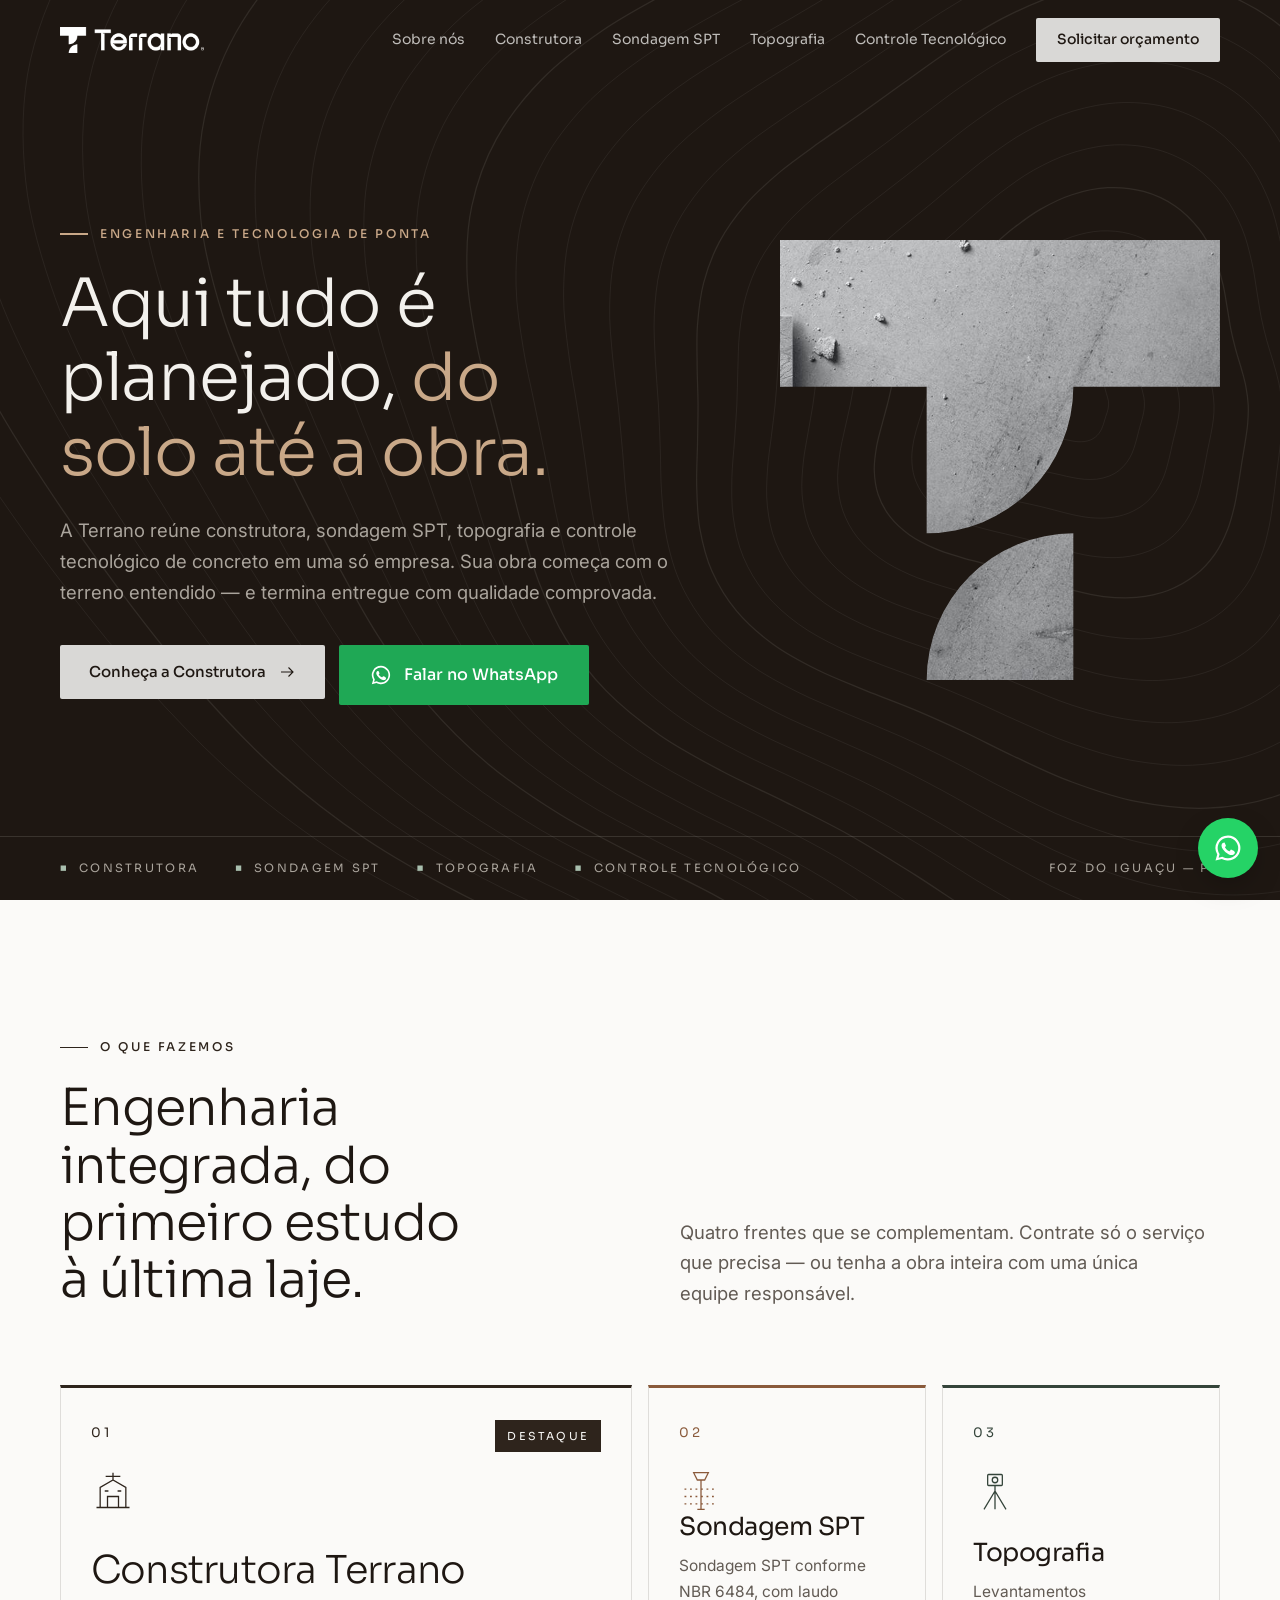
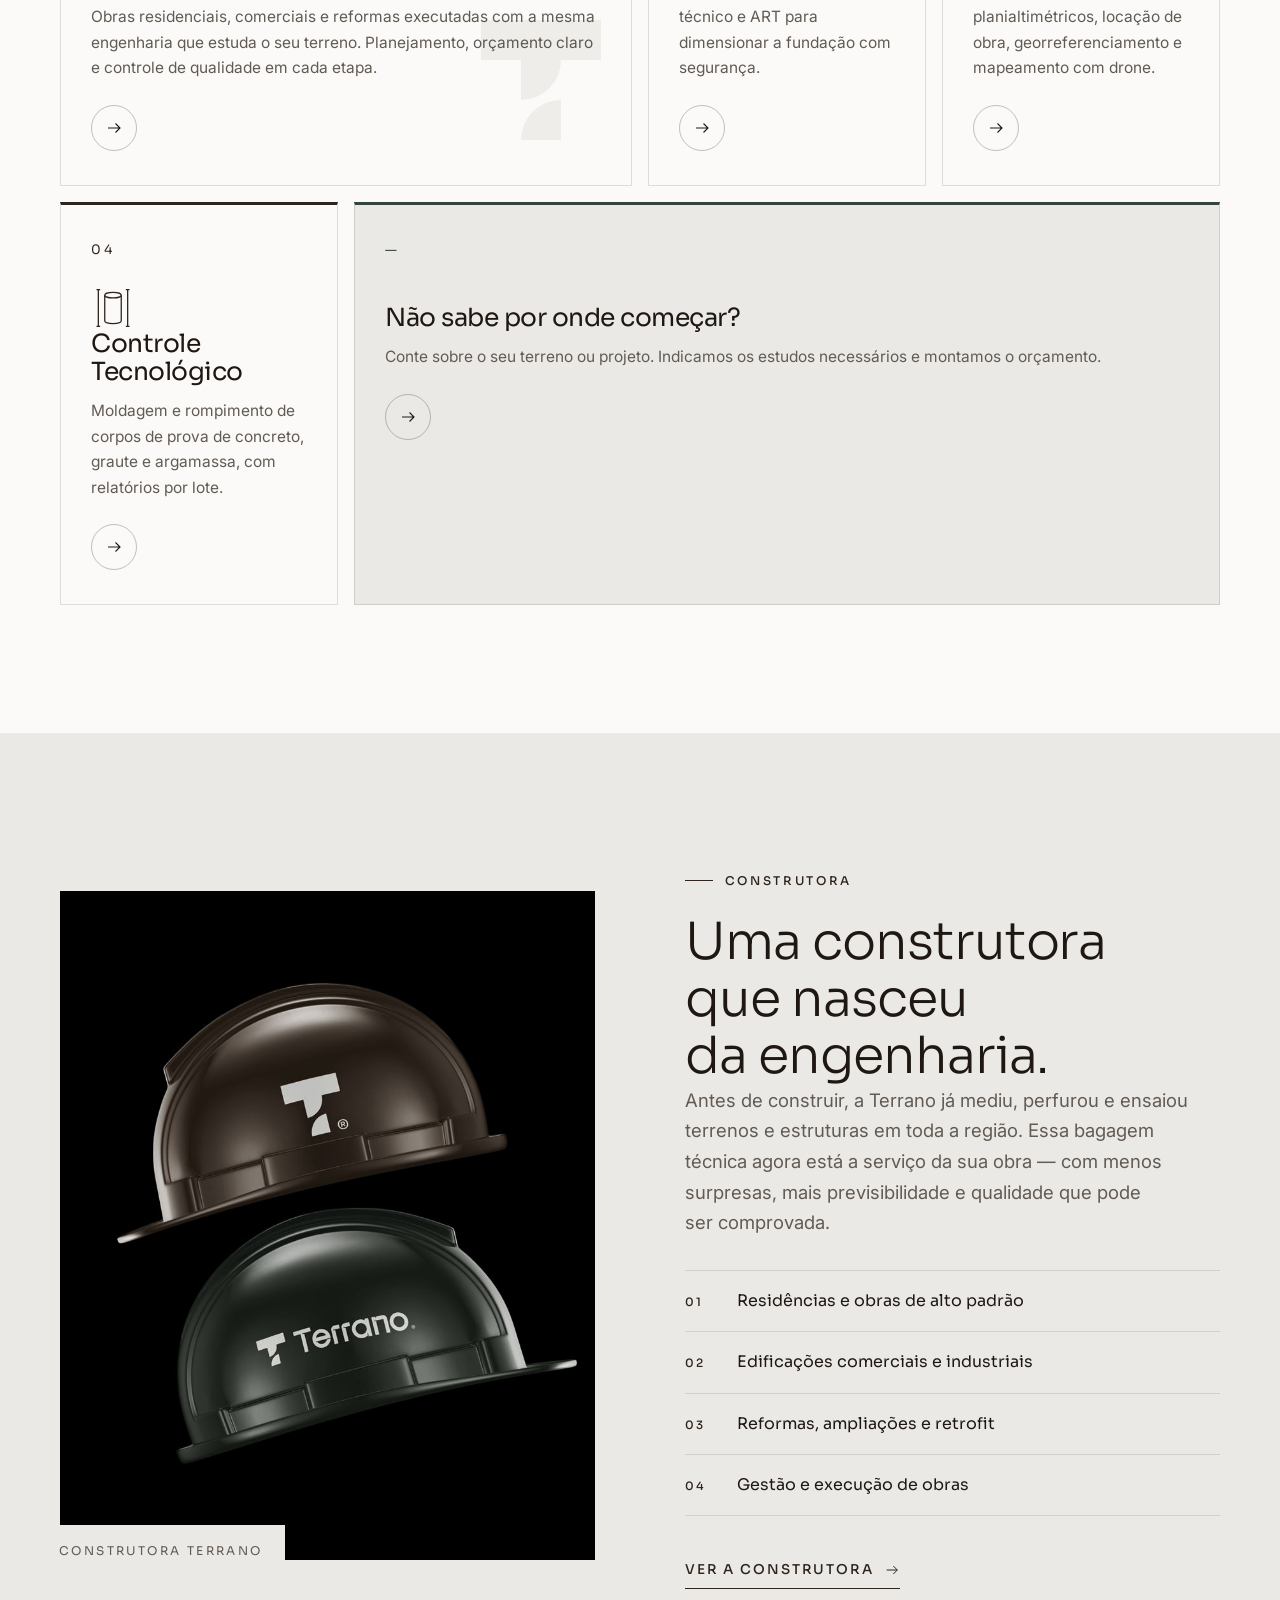
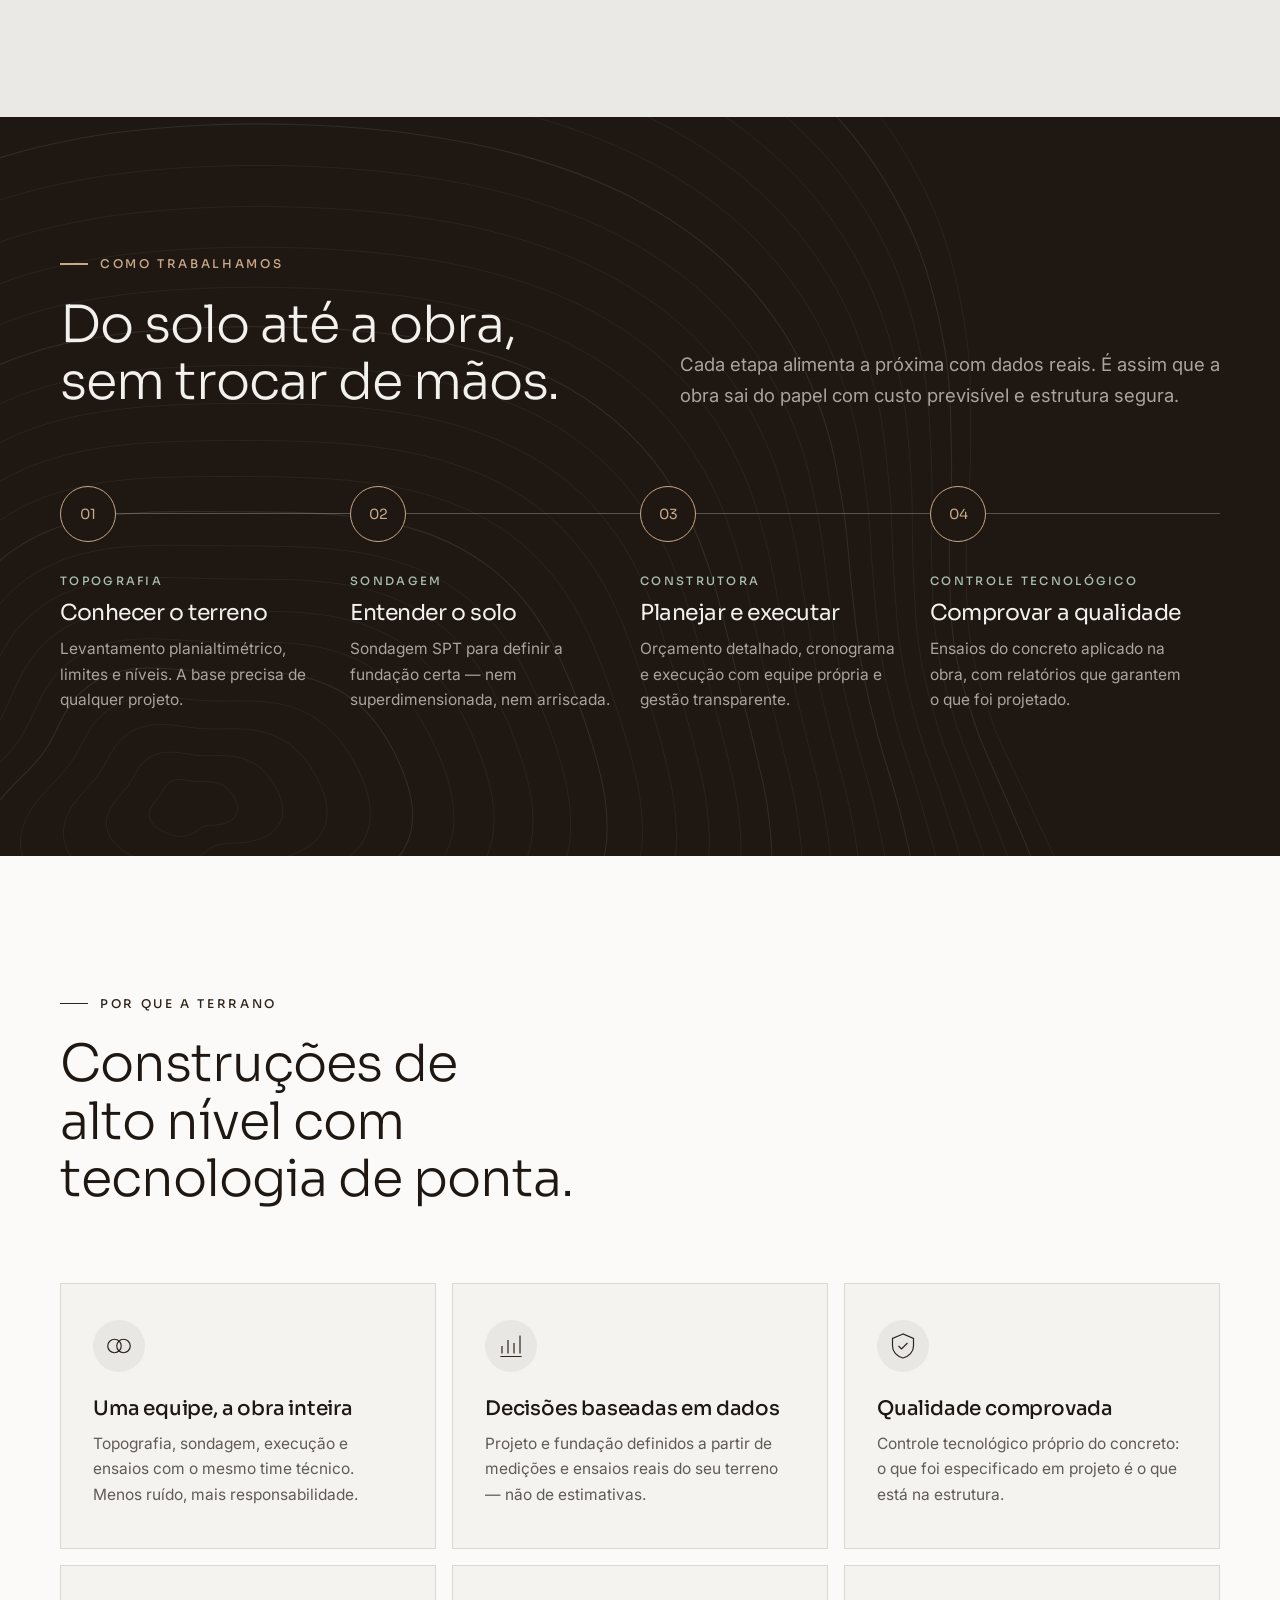
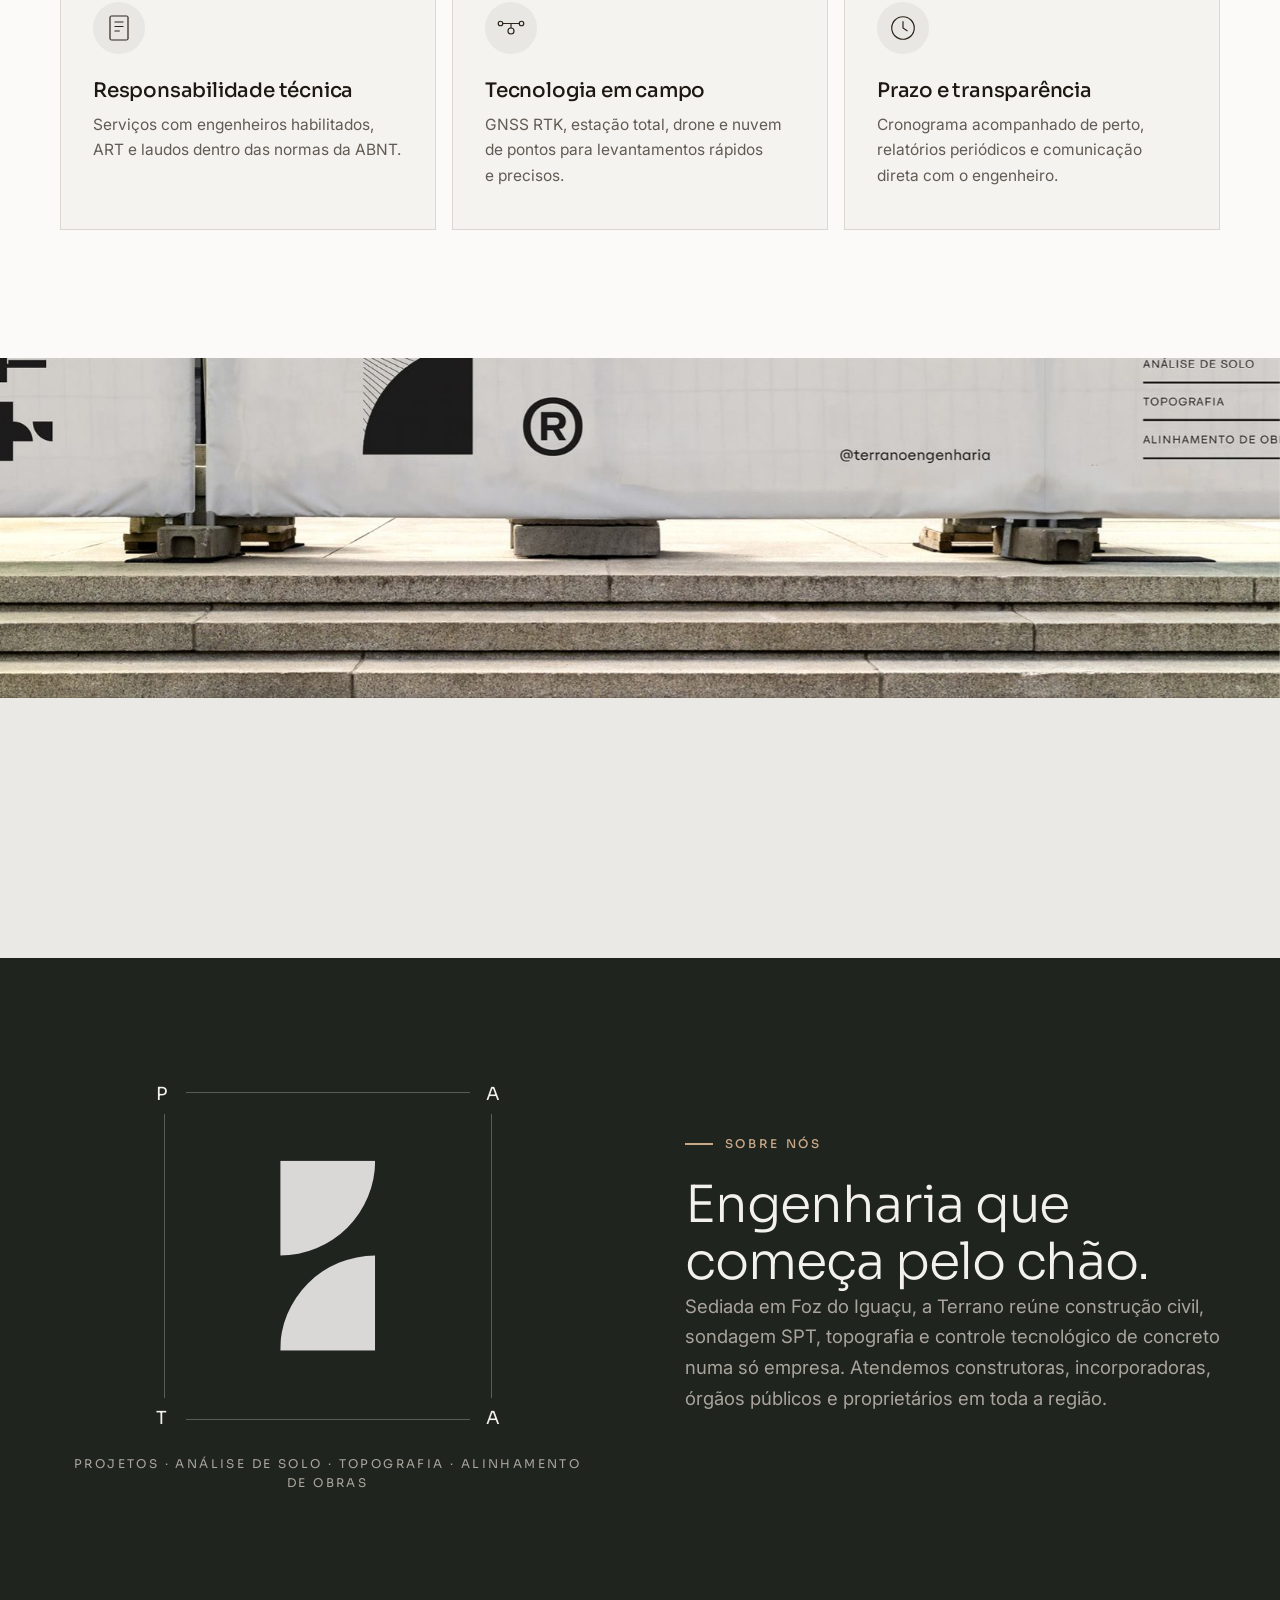
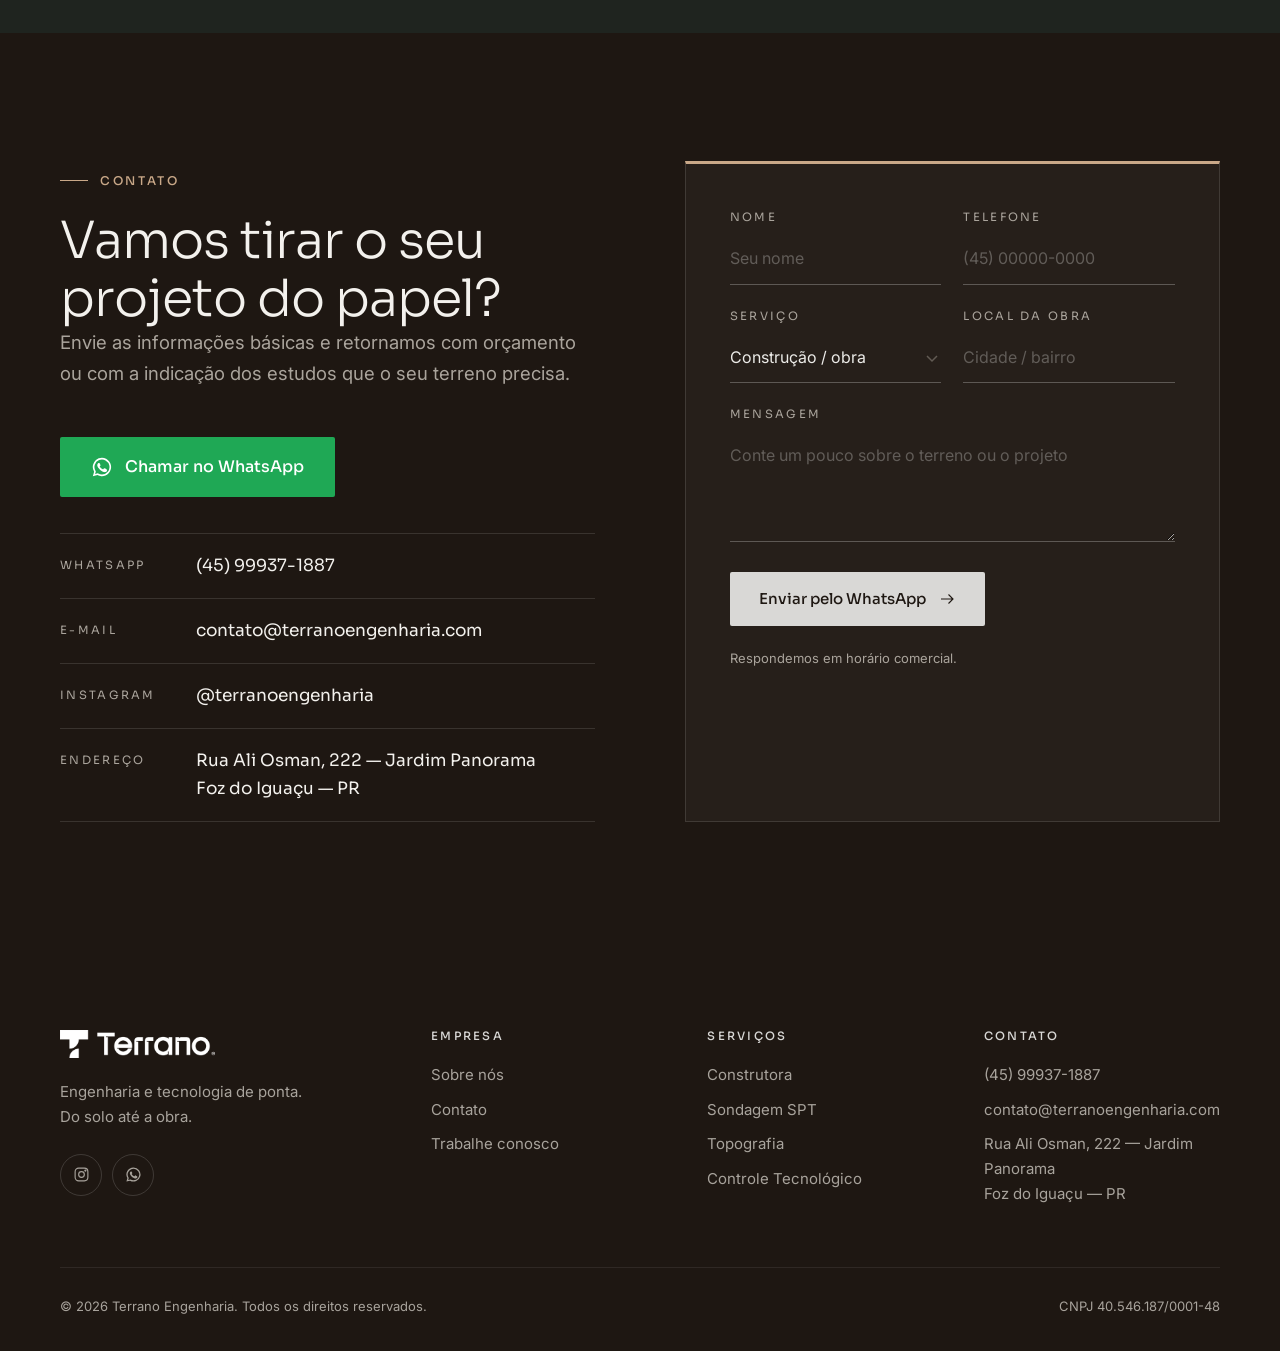
<file: index.html>
<!doctype html>
<html lang="pt-BR">
<head>
  <meta charset="utf-8">
  <meta name="viewport" content="width=device-width, initial-scale=1">
  <title>Terrano Engenharia | Construtora, Sondagem, Topografia e Controle Tecnológico</title>
  <meta name="description" content="Terrano: construtora e engenharia em Foz do Iguaçu. Do solo até a obra: construção civil, sondagem SPT, topografia e controle tecnológico de concreto numa só empresa.">
  <link rel="canonical" href="https://terranoengenharia.com/">
  <meta property="og:type" content="website">
  <meta property="og:title" content="Terrano Engenharia | Construtora, Sondagem, Topografia e Controle Tecnológico">
  <meta property="og:description" content="Terrano: construtora e engenharia em Foz do Iguaçu. Do solo até a obra: construção civil, sondagem SPT, topografia e controle tecnológico de concreto numa só empresa.">
  <meta property="og:image" content="https://terranoengenharia.com/assets/img/tapume.jpg">
  <meta property="og:locale" content="pt_BR">
  <meta name="theme-color" content="#f4f3f0">
  <link rel="icon" href="assets/img/favicon.svg" type="image/svg+xml">
  <link rel="icon" href="assets/img/simbolo-terrano.png" type="image/png">
  <link rel="apple-touch-icon" href="assets/img/simbolo-terrano.png">
  <link rel="preconnect" href="https://fonts.googleapis.com">
  <link rel="preconnect" href="https://fonts.gstatic.com" crossorigin>
  <link href="https://fonts.googleapis.com/css2?family=Inter:wght@400;500;600&family=Sora:wght@300;400;500;600&display=swap" rel="stylesheet">
  <link rel="stylesheet" href="assets/css/style.css?v=3">
  <!-- Google tag (Google Ads AW-17785428601) — mede cliques no WhatsApp como conversão -->
  <script async src="https://www.googletagmanager.com/gtag/js?id=AW-17785428601"></script>
  <script>
    window.dataLayer = window.dataLayer || [];
    function gtag(){dataLayer.push(arguments);}
    gtag('js', new Date());
    gtag('config', 'AW-17785428601');
  </script>
  <script type="application/ld+json">
  {
    "@context": "https://schema.org",
    "@type": "GeneralContractor",
    "name": "Terrano Engenharia",
    "url": "https://terranoengenharia.com/",
    "logo": "https://terranoengenharia.com/assets/img/simbolo-terrano.png",
    "image": "https://terranoengenharia.com/assets/img/tapume.jpg",
    "telephone": "+55-45-99937-1887",
    "email": "contato@terranoengenharia.com",
    "taxID": "40.546.187/0001-48",
    "address": { "@type": "PostalAddress", "streetAddress": "Rua Ali Osman, 222 - Jardim Panorama", "addressLocality": "Foz do Iguaçu", "addressRegion": "PR", "addressCountry": "BR" },
    "areaServed": ["Foz do Iguaçu", "Oeste do Paraná"],
    "sameAs": ["https://www.instagram.com/terranoengenharia"]
  }
  </script>
</head>
<body>

<!-- Máscaras do símbolo T (usadas em todo o site) -->
<svg width="0" height="0" style="position:absolute" aria-hidden="true">
  <defs>
    <clipPath id="clip-t" clipPathUnits="objectBoundingBox">
      <path transform="scale(0.3333333)" d="M0 0H3V1H2A1 1 0 0 1 1 2V1H0Z M2 2V3H1A1 1 0 0 1 2 2Z"/>
    </clipPath>
    <clipPath id="clip-halves" clipPathUnits="objectBoundingBox">
      <path transform="scale(1 0.5) translate(-1 -1)" d="M1 1H2A1 1 0 0 1 1 2Z M2 2V3H1A1 1 0 0 1 2 2Z"/>
    </clipPath>
    <symbol id="t-symbol" viewBox="0 0 3 3"><path fill="currentColor" d="M0 0H3V1H2A1 1 0 0 1 1 2V1H0Z M2 2V3H1A1 1 0 0 1 2 2Z"/></symbol>
    <symbol id="arrow" viewBox="0 0 24 24"><path fill="none" stroke="currentColor" stroke-width="1.5" d="M4 12h16m-6-6 6 6-6 6"/></symbol>
    <symbol id="camera" viewBox="0 0 48 48"><g fill="none" stroke="currentColor" stroke-width="1.5"><path d="M6 15h8l3-5h14l3 5h8v23H6z"/><circle cx="24" cy="26" r="7"/></g></symbol>
    <symbol id="wa" viewBox="0 0 24 24"><path fill="currentColor" d="M12 2a10 10 0 0 0-8.6 15.1L2 22l5-1.3A10 10 0 1 0 12 2Zm0 18.2a8.2 8.2 0 0 1-4.2-1.1l-.3-.2-3 .8.8-2.9-.2-.3A8.2 8.2 0 1 1 12 20.2Zm4.5-6.1c-.2-.1-1.5-.7-1.7-.8-.2-.1-.4-.1-.6.1l-.8 1c-.1.2-.3.2-.5.1a6.7 6.7 0 0 1-3.3-2.9c-.2-.4.2-.4.7-1.3.1-.2 0-.3 0-.4l-.8-1.8c-.2-.5-.4-.4-.6-.4h-.5a1 1 0 0 0-.7.3 3 3 0 0 0-.9 2.2 5.2 5.2 0 0 0 1.1 2.7 11.8 11.8 0 0 0 4.5 4c1.7.7 2.3.8 3.2.6.5-.1 1.5-.6 1.7-1.2.2-.6.2-1.1.2-1.2-.1-.1-.3-.2-.5-.3Z"/></symbol>
  </defs>
</svg>

<!-- ============ HEADER ============ -->
<header class="header">
  <div class="container">
    <a class="logo" href="index.html" aria-label="Terrano — página inicial"><img class="logo--dark" src="assets/img/logo-terrano-escuro.png" alt="Terrano" width="143" height="26"><img class="logo--light" src="assets/img/logo-terrano.png" alt="" width="143" height="26"></a>
    <nav class="nav" aria-label="Principal">
      <a href="sobre.html">Sobre nós</a>
      <a href="construtora.html">Construtora</a>
      <a href="sondagem-de-solo.html">Sondagem SPT</a>
      <a href="topografia.html">Topografia</a>
      <a href="controle-tecnologico.html">Controle Tecnológico</a>
      <a class="btn btn--primary" href="#contato">Solicitar orçamento</a>
    </nav>
    <button class="menu-toggle" aria-label="Abrir menu" aria-expanded="false"><span></span><span></span><span></span></button>
  </div>
</header>

<main>
<!-- ============ HERO ============ -->
<section class="hero dark">
  <div class="contours" data-seed="11" data-x="0.8" data-y="0.45"></div>
  <div class="container hero-grid">
    <div>
      <span class="eyebrow reveal">Engenharia e tecnologia de ponta</span>
      <h1 class="h-xl reveal" data-delay="1">Aqui tudo é planejado, <em>do solo até&nbsp;a&nbsp;obra.</em></h1>
      <p class="lead reveal" data-delay="2">A Terrano reúne construtora, sondagem SPT, topografia e controle tecnológico de concreto em uma só empresa. Sua obra começa com o terreno entendido — e termina entregue com qualidade comprovada.</p>
      <div class="btn-row reveal" data-delay="3">
        <a class="btn btn--primary" href="construtora.html">Conheça a Construtora <svg><use href="#arrow"/></svg></a>
        <a class="btn btn--wa" data-wa="Olá! Vim pelo site da Terrano e gostaria de um orçamento." href="#contato"><svg><use href="#wa"/></svg>Falar no WhatsApp</a>
      </div>
    </div>
    <div class="hero-visual">
      <div class="t-mask t-mask--textured" role="img" aria-label="Símbolo Terrano"></div>
    </div>
  </div>
  <div class="hero-meta">
    <div class="container">
      <ul><li>Construtora</li><li>Sondagem SPT</li><li>Topografia</li><li>Controle tecnológico</li></ul>
      <span>Foz do Iguaçu — PR</span>
    </div>
  </div>
</section>

<!-- ============ SERVIÇOS ============ -->
<section class="section bg-surface" id="servicos">
  <div class="container">
    <div class="section-head">
      <div>
        <span class="eyebrow reveal">O que fazemos</span>
        <h2 class="h-lg reveal" data-delay="1">Engenharia integrada, do primeiro estudo à última laje.</h2>
      </div>
      <p class="lead reveal" data-delay="2">Quatro frentes que se complementam. Contrate só o serviço que precisa — ou tenha a obra inteira com uma única equipe responsável.</p>
    </div>

    <div class="services-grid">
      <a class="service-card service-card--feature c-brown reveal" href="construtora.html">
        <svg class="bg-t"><use href="#t-symbol"/></svg>
        <span class="num">01</span>
        <span class="tag">Destaque</span>
        <svg class="icon" viewBox="0 0 48 48" fill="none" stroke="currentColor" stroke-width="1.4"><path d="M6 42h36M10 42V20l14-8 14 8v22M18 42V30h12v12M24 4v8M16 8h16"/><path d="M15 24h4M29 24h4"/></svg>
        <h3>Construtora Terrano</h3>
        <p>Obras residenciais, comerciais e reformas executadas com a mesma engenharia que estuda o seu terreno. Planejamento, orçamento claro e controle de qualidade em cada etapa.</p>
        <span class="go"><svg><use href="#arrow"/></svg></span>
      </a>
      <a class="service-card c-earth reveal" data-delay="1" href="sondagem-de-solo.html">
        <span class="num">02</span>
        <svg class="icon" viewBox="0 0 48 48" fill="none" stroke="currentColor" stroke-width="1.4"><path d="M16 4h16l-4 8h-8z"/><path d="M24 12v32M20 44h8"/><path d="M6 22h36M6 30h36M6 38h36" stroke-dasharray="2 4"/></svg>
        <h3>Sondagem SPT</h3>
        <p>Sondagem SPT conforme NBR 6484, com laudo técnico e ART para dimensionar a fundação com segurança.</p>
        <span class="go"><svg><use href="#arrow"/></svg></span>
      </a>
      <a class="service-card c-green reveal" data-delay="2" href="topografia.html">
        <span class="num">03</span>
        <svg class="icon" viewBox="0 0 48 48" fill="none" stroke="currentColor" stroke-width="1.4"><rect x="16" y="6" width="16" height="12" rx="1"/><circle cx="24" cy="12" r="3"/><path d="M24 18v6M24 24 12 44M24 24l12 20M24 24v20"/></svg>
        <h3>Topografia</h3>
        <p>Levantamentos planialtimétricos, locação de obra, georreferenciamento e mapeamento com drone.</p>
        <span class="go"><svg><use href="#arrow"/></svg></span>
      </a>
      <a class="service-card c-brown reveal" data-delay="1" href="controle-tecnologico.html">
        <span class="num">04</span>
        <svg class="icon" viewBox="0 0 48 48" fill="none" stroke="currentColor" stroke-width="1.4"><ellipse cx="24" cy="10" rx="9" ry="3"/><path d="M15 10v28c0 1.7 4 3 9 3s9-1.3 9-3V10"/><path d="M8 4v40M40 4v40M6 4h4M38 4h4M6 44h4M38 44h4"/></svg>
        <h3>Controle Tecnológico</h3>
        <p>Moldagem e rompimento de corpos de prova de concreto, graute e argamassa, com relatórios por lote.</p>
        <span class="go"><svg><use href="#arrow"/></svg></span>
      </a>
      <a class="service-card service-card--cta reveal" data-delay="2" href="#contato">
        <span class="num" style="color:var(--green)">—</span>
        <h3>Não sabe por onde começar?</h3>
        <p>Conte sobre o seu terreno ou projeto. Indicamos os estudos necessários e montamos o orçamento.</p>
        <span class="go"><svg><use href="#arrow"/></svg></span>
      </a>
    </div>
  </div>
</section>

<!-- ============ CONSTRUTORA ============ -->
<section class="section bg-panel" id="construtora">
  <div class="container split">
    <div class="split-media reveal">
      <img src="assets/img/capacetes.jpg" alt="Capacetes da Construtora Terrano" loading="lazy" width="1400" height="1050">
      <span class="caption">Construtora Terrano</span>
    </div>
    <div>
      <span class="eyebrow reveal">Construtora</span>
      <h2 class="h-lg reveal" data-delay="1">Uma construtora que nasceu da engenharia.</h2>
      <p class="lead reveal" data-delay="2">Antes de construir, a Terrano já mediu, perfurou e ensaiou terrenos e estruturas em toda a região. Essa bagagem técnica agora está a serviço da sua obra — com menos surpresas, mais previsibilidade e qualidade que pode ser comprovada.</p>
      <ul class="ruled-list reveal" data-delay="2">
        <li><small>01</small>Residências e obras de alto padrão</li>
        <li><small>02</small>Edificações comerciais e industriais</li>
        <li><small>03</small>Reformas, ampliações e retrofit</li>
        <li><small>04</small>Gestão e execução de obras</li>
      </ul>
      <a class="link-arrow reveal" data-delay="3" href="construtora.html">Ver a Construtora <svg><use href="#arrow"/></svg></a>
    </div>
  </div>
</section>

<!-- ============ PROCESSO ============ -->
<section class="section dark">
  <div class="contours" data-seed="3" data-x="0.15" data-y="0.9"></div>
  <div class="container" style="position:relative">
    <div class="section-head">
      <div>
        <span class="eyebrow reveal">Como trabalhamos</span>
        <h2 class="h-lg reveal" data-delay="1">Do solo até a obra, sem trocar de mãos.</h2>
      </div>
      <p class="lead reveal" data-delay="2">Cada etapa alimenta a próxima com dados reais. É assim que a obra sai do papel com custo previsível e estrutura segura.</p>
    </div>
    <div class="process">
      <div class="step reveal"><div class="dot">01</div><span class="kicker">Topografia</span><h3>Conhecer o terreno</h3><p>Levantamento planialtimétrico, limites e níveis. A base precisa de qualquer projeto.</p></div>
      <div class="step reveal" data-delay="1"><div class="dot">02</div><span class="kicker">Sondagem</span><h3>Entender o solo</h3><p>Sondagem SPT para definir a fundação certa — nem superdimensionada, nem arriscada.</p></div>
      <div class="step reveal" data-delay="2"><div class="dot">03</div><span class="kicker">Construtora</span><h3>Planejar e executar</h3><p>Orçamento detalhado, cronograma e execução com equipe própria e gestão transparente.</p></div>
      <div class="step reveal" data-delay="3"><div class="dot">04</div><span class="kicker">Controle tecnológico</span><h3>Comprovar a qualidade</h3><p>Ensaios do concreto aplicado na obra, com relatórios que garantem o que foi projetado.</p></div>
    </div>
  </div>
</section>

<!-- ============ DIFERENCIAIS ============ -->
<section class="section bg-surface">
  <div class="container">
    <div class="section-head">
      <div>
        <span class="eyebrow reveal">Por que a Terrano</span>
        <h2 class="h-lg reveal" data-delay="1">Construções de alto nível com tecnologia de ponta.</h2>
      </div>
    </div>
    <div class="features">
      <div class="feature reveal"><svg class="icon" viewBox="0 0 40 40" fill="none" stroke="currentColor" stroke-width="1.6"><circle cx="14" cy="20" r="9"/><circle cx="26" cy="20" r="9"/></svg><h3>Uma equipe, a obra inteira</h3><p>Topografia, sondagem, execução e ensaios com o mesmo time técnico. Menos ruído, mais responsabilidade.</p></div>
      <div class="feature reveal" data-delay="1"><svg class="icon" viewBox="0 0 40 40" fill="none" stroke="currentColor" stroke-width="1.6"><path d="M4 34h32M8 30V20M16 30V12M24 30V16M32 30V6"/></svg><h3>Decisões baseadas em dados</h3><p>Projeto e fundação definidos a partir de medições e ensaios reais do seu terreno — não de estimativas.</p></div>
      <div class="feature reveal" data-delay="2"><svg class="icon" viewBox="0 0 40 40" fill="none" stroke="currentColor" stroke-width="1.6"><path d="M20 4 6 10v10c0 8 6 14 14 16 8-2 14-8 14-16V10z"/><path d="m14 20 4 4 8-8"/></svg><h3>Qualidade comprovada</h3><p>Controle tecnológico próprio do concreto: o que foi especificado em projeto é o que está na estrutura.</p></div>
      <div class="feature reveal"><svg class="icon" viewBox="0 0 40 40" fill="none" stroke="currentColor" stroke-width="1.6"><rect x="8" y="4" width="24" height="32" rx="1"/><path d="M14 12h12M14 18h12M14 24h7"/></svg><h3>Responsabilidade técnica</h3><p>Serviços com engenheiros habilitados, ART e laudos dentro das normas da ABNT.</p></div>
      <div class="feature reveal" data-delay="1"><svg class="icon" viewBox="0 0 40 40" fill="none" stroke="currentColor" stroke-width="1.6"><path d="M8 14h24M20 14v6"/><circle cx="20" cy="24" r="4"/><circle cx="6" cy="14" r="3"/><circle cx="34" cy="14" r="3"/></svg><h3>Tecnologia em campo</h3><p>GNSS RTK, estação total, drone e nuvem de pontos para levantamentos rápidos e precisos.</p></div>
      <div class="feature reveal" data-delay="2"><svg class="icon" viewBox="0 0 40 40" fill="none" stroke="currentColor" stroke-width="1.6"><circle cx="20" cy="20" r="15"/><path d="M20 11v9l6 4"/></svg><h3>Prazo e transparência</h3><p>Cronograma acompanhado de perto, relatórios periódicos e comunicação direta com o engenheiro.</p></div>
    </div>
  </div>
</section>


<!-- ============ BANDA ============ -->
<section class="band" aria-label="Terrano em obra">
  <img src="assets/img/tapume.jpg" alt="Tapume de obra com a identidade da Terrano" loading="lazy">
</section>

<!-- ============ SOBRE (resumo) ============ -->
<section class="section dark--green" id="sobre">
  <div class="container split">
    <div class="reveal">
      <div class="seal">
        <div class="frame"><span>P</span><span>A</span><span>T</span><span>A</span><i></i><i></i><i></i><i></i></div>
        <div class="t-halves"></div>
      </div>
      <p class="seal-legend">Projetos · Análise de solo · Topografia · Alinhamento de obras</p>
    </div>
    <div>
      <span class="eyebrow reveal">Sobre nós</span>
      <h2 class="h-lg reveal" data-delay="1">Engenharia que começa pelo chão.</h2>
      <p class="lead reveal" data-delay="2">Sediada em Foz do Iguaçu, a Terrano reúne construção civil, sondagem SPT, topografia e controle tecnológico de concreto numa só empresa. Atendemos construtoras, incorporadoras, órgãos públicos e proprietários em toda a região.</p>
      <a class="link-arrow reveal" data-delay="3" href="sobre.html">Conheça a Terrano <svg><use href="#arrow"/></svg></a>
    </div>
  </div>
</section>


<!-- ============ CONTATO ============ -->
<section class="section dark" id="contato">
  <div class="container contact-grid">
    <div>
      <span class="eyebrow reveal">Contato</span>
      <h2 class="h-lg reveal" data-delay="1">Vamos tirar o seu projeto do papel?</h2>
      <p class="lead reveal" data-delay="2">Envie as informações básicas e retornamos com orçamento ou com a indicação dos estudos que o seu terreno precisa.</p>
      <a class="btn btn--wa contact-wa reveal" data-delay="2" data-wa="Olá! Vim pelo site da Terrano e gostaria de mais informações." href="#"><svg><use href="#wa"/></svg>Chamar no WhatsApp</a>
      <ul class="contact-info reveal" data-delay="3">
        <li><small>WhatsApp</small><a data-wa href="#">(45) 99937-1887</a></li>
        <li><small>E-mail</small><a href="mailto:contato@terranoengenharia.com">contato@terranoengenharia.com</a></li>
        <li><small>Instagram</small><a href="https://www.instagram.com/terranoengenharia" target="_blank" rel="noopener">@terranoengenharia</a></li>
        <li><small>Endereço</small><span>Rua Ali Osman, 222 — Jardim Panorama<br>Foz do Iguaçu — PR</span></li>
      </ul>
    </div>
    <form class="form reveal" id="form-contato" data-delay="2">
      <div class="row">
        <div class="field"><label for="nome">Nome</label><input id="nome" name="nome" required placeholder="Seu nome"></div>
        <div class="field"><label for="telefone">Telefone</label><input id="telefone" name="telefone" type="tel" placeholder="(45) 00000-0000"></div>
      </div>
      <div class="row">
        <div class="field">
          <label for="servico">Serviço</label>
          <select id="servico" name="servico" required>
            <option value="Construção / obra">Construção / obra</option>
            <option value="Sondagem SPT">Sondagem SPT</option>
            <option value="Topografia">Topografia</option>
            <option value="Controle tecnológico de concreto">Controle tecnológico de concreto</option>
            <option value="Ainda não sei">Ainda não sei</option>
          </select>
        </div>
        <div class="field"><label for="cidade">Local da obra</label><input id="cidade" name="cidade" placeholder="Cidade / bairro"></div>
      </div>
      <div class="field"><label for="mensagem">Mensagem</label><textarea id="mensagem" name="mensagem" placeholder="Conte um pouco sobre o terreno ou o projeto"></textarea></div>
      <div class="btn-row" style="align-items:center; gap:22px">
        <button class="btn btn--primary" type="submit">Enviar pelo WhatsApp <svg><use href="#arrow"/></svg></button>
        <p class="form-note">Respondemos em horário comercial.</p>
      </div>
    </form>
  </div>
</section>

</main>

<!-- ============ FOOTER ============ -->
<footer class="footer">
  <div class="container">
    <div class="footer-grid">
      <div>
        <a class="logo" href="index.html"><img src="assets/img/logo-terrano.png" alt="Terrano" width="154" height="28"></a>
        <p>Engenharia e tecnologia de ponta.<br>Do solo até a obra.</p>
        <div class="socials">
          <a href="https://www.instagram.com/terranoengenharia" target="_blank" rel="noopener" aria-label="Instagram"><svg viewBox="0 0 24 24" fill="none" stroke="currentColor" stroke-width="1.6"><rect x="3" y="3" width="18" height="18" rx="5"/><circle cx="12" cy="12" r="4"/><circle cx="17.5" cy="6.5" r=".8" fill="currentColor"/></svg></a>
          <a data-wa href="#" aria-label="WhatsApp"><svg><use href="#wa"/></svg></a>
        </div>
      </div>
      <div>
        <h4>Empresa</h4>
        <ul>
          <li><a href="sobre.html">Sobre nós</a></li>
          <li><a href="#contato">Contato</a></li>
          <li><a href="#contato">Trabalhe conosco</a></li>
        </ul>
      </div>
      <div>
        <h4>Serviços</h4>
        <ul>
          <li><a href="construtora.html">Construtora</a></li>
          <li><a href="sondagem-de-solo.html">Sondagem SPT</a></li>
          <li><a href="topografia.html">Topografia</a></li>
          <li><a href="controle-tecnologico.html">Controle Tecnológico</a></li>
        </ul>
      </div>
      <div>
        <h4>Contato</h4>
        <ul>
          <li><a data-wa href="#">(45) 99937-1887</a></li>
          <li><a href="mailto:contato@terranoengenharia.com">contato@terranoengenharia.com</a></li>
          <li>Rua Ali Osman, 222 — Jardim Panorama<br>Foz do Iguaçu — PR</li>
        </ul>
      </div>
    </div>
    <div class="footer-bottom">
      <span>© <span data-year>2026</span> Terrano Engenharia. Todos os direitos reservados.</span>
      <span>CNPJ 40.546.187/0001-48</span>
    </div>
  </div>
</footer>

<a class="wa-float" data-wa="Olá! Vim pelo site da Terrano e gostaria de mais informações." href="#" aria-label="Falar no WhatsApp"><svg><use href="#wa"/></svg></a>

<script src="assets/js/main.js?v=2"></script>
</body>
</html>
</file>
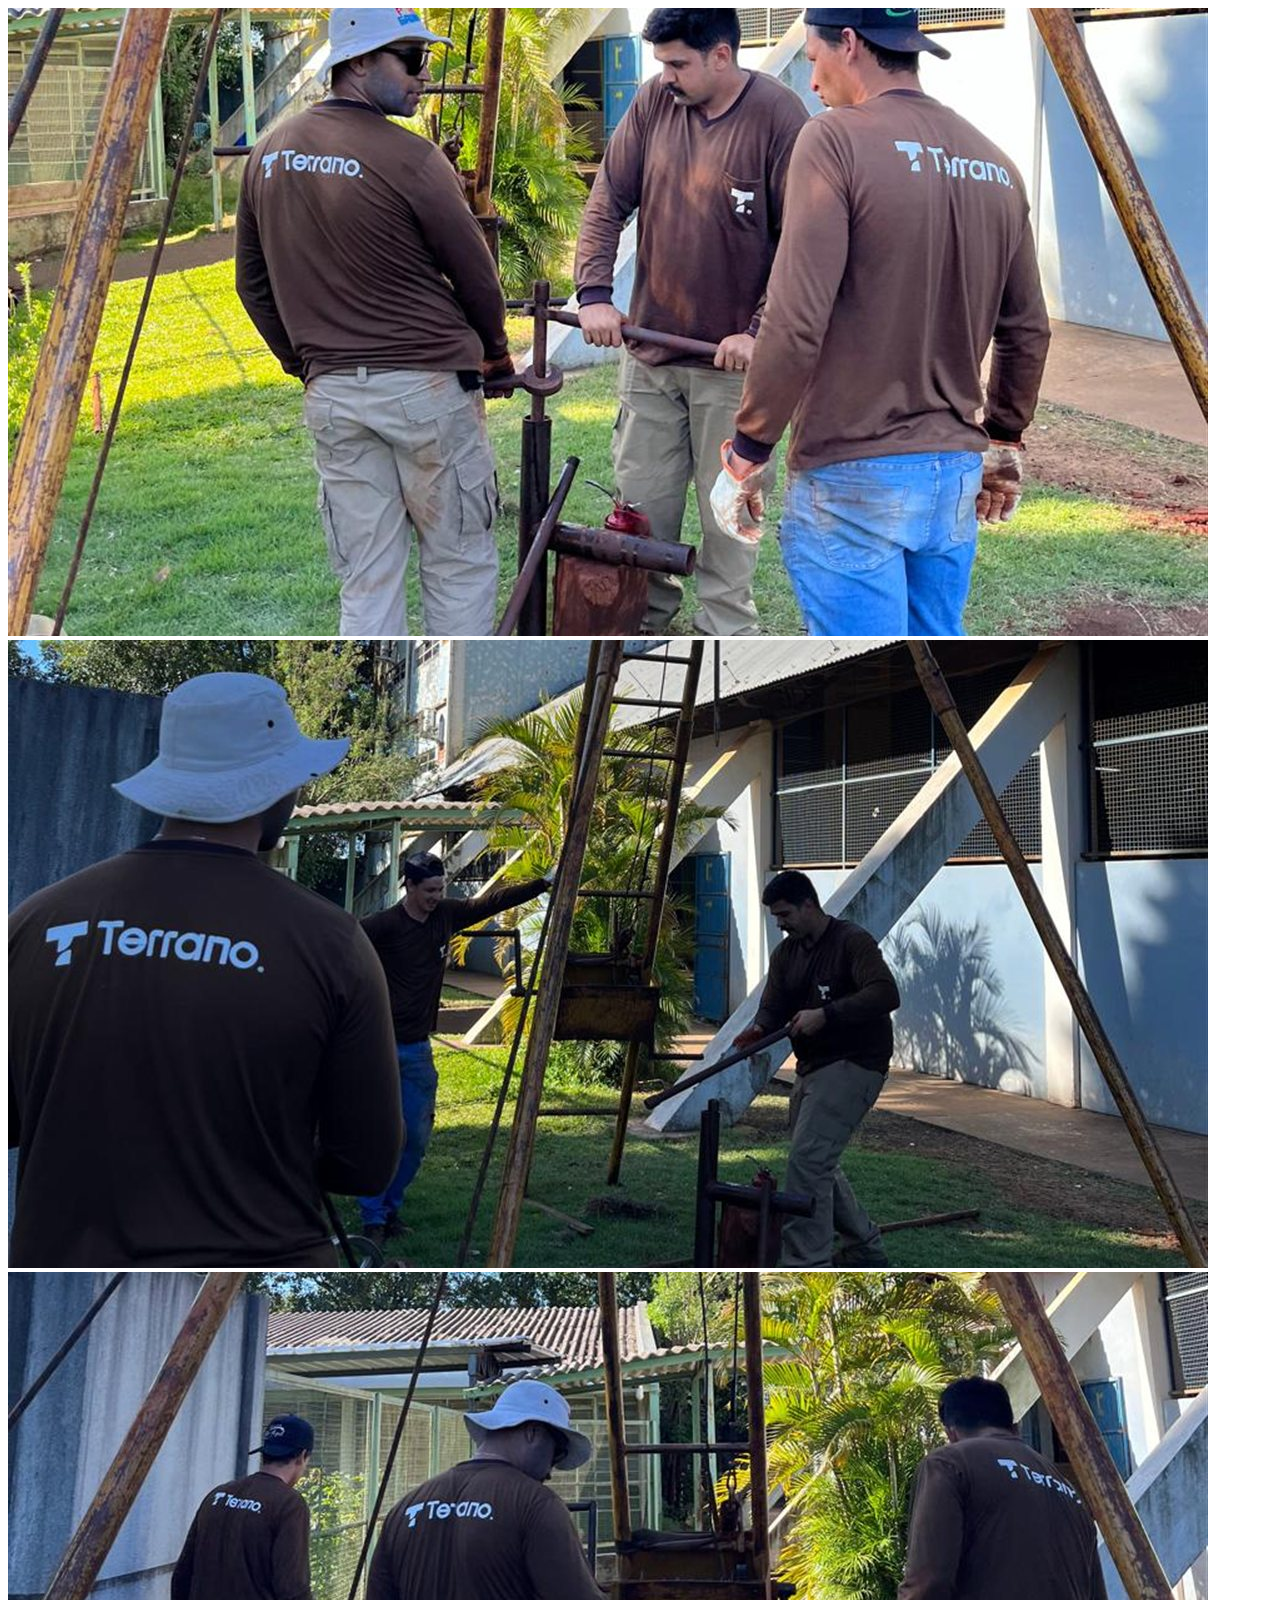
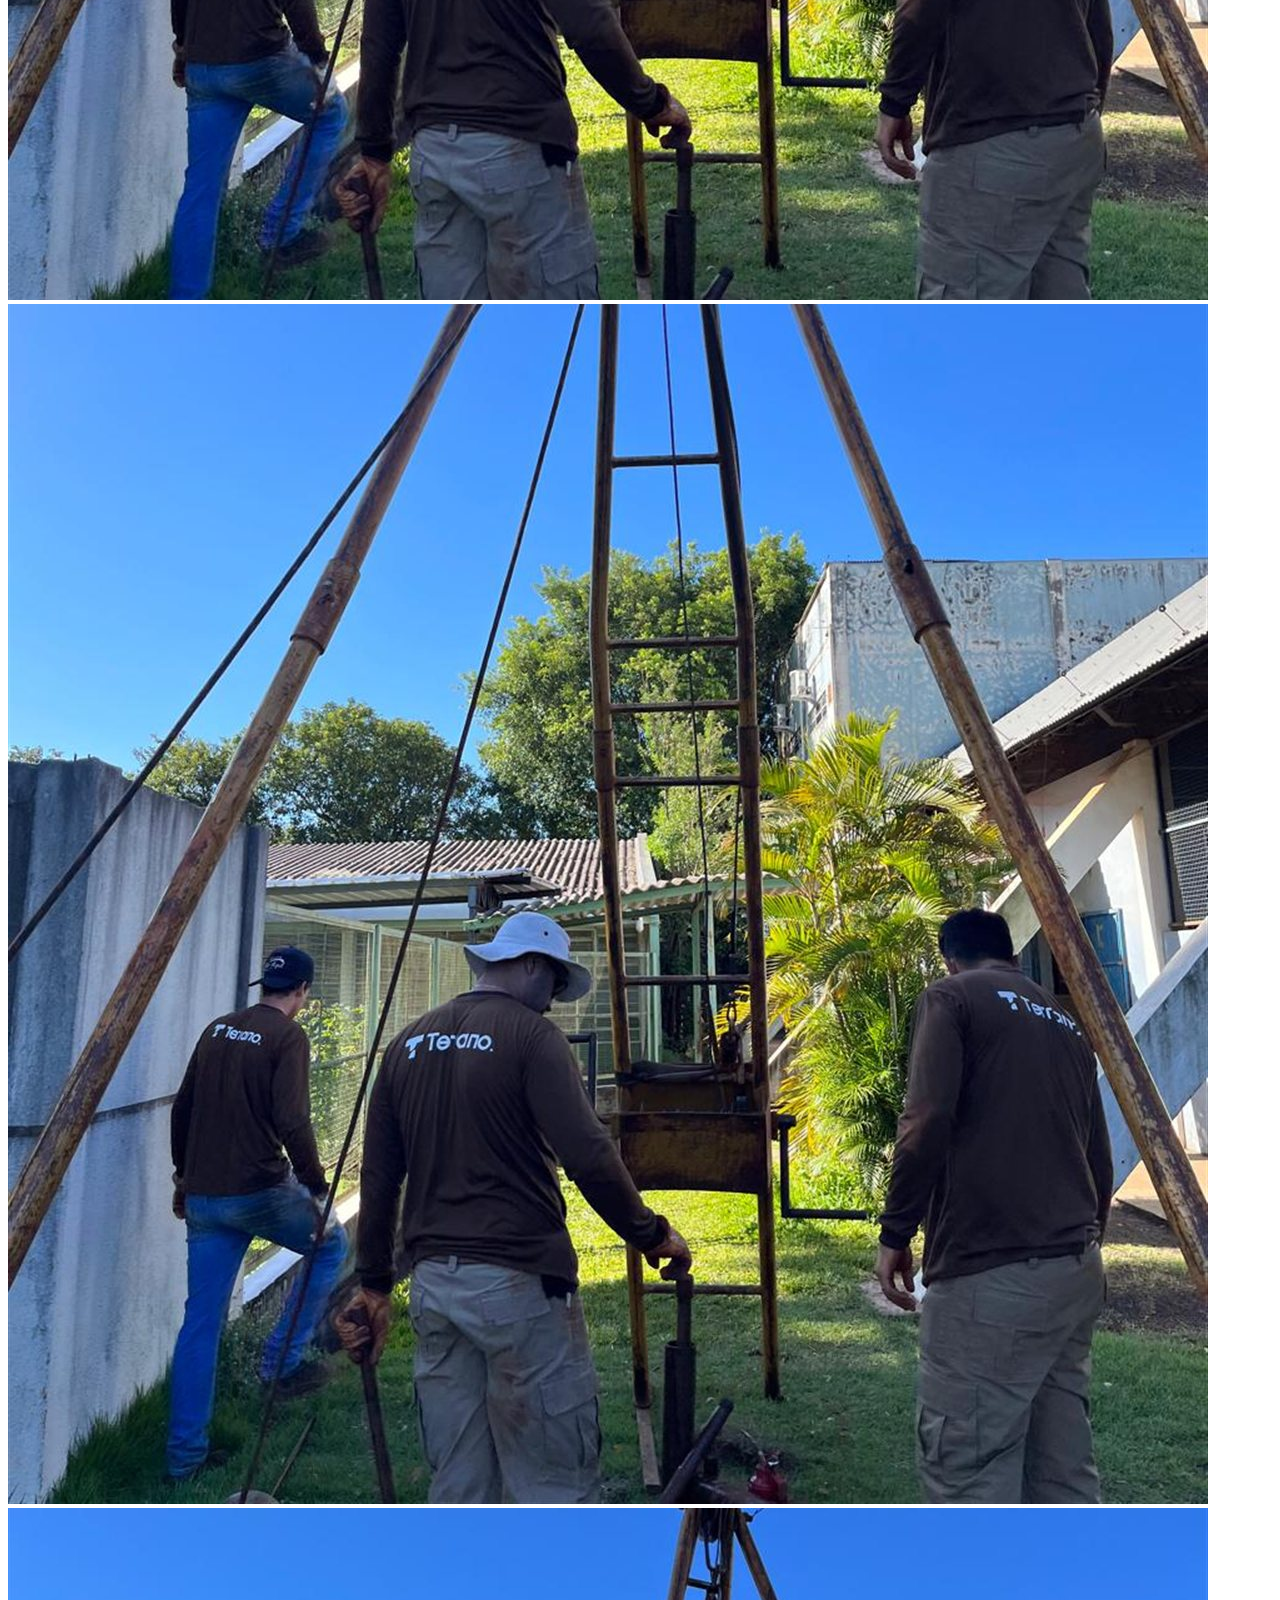
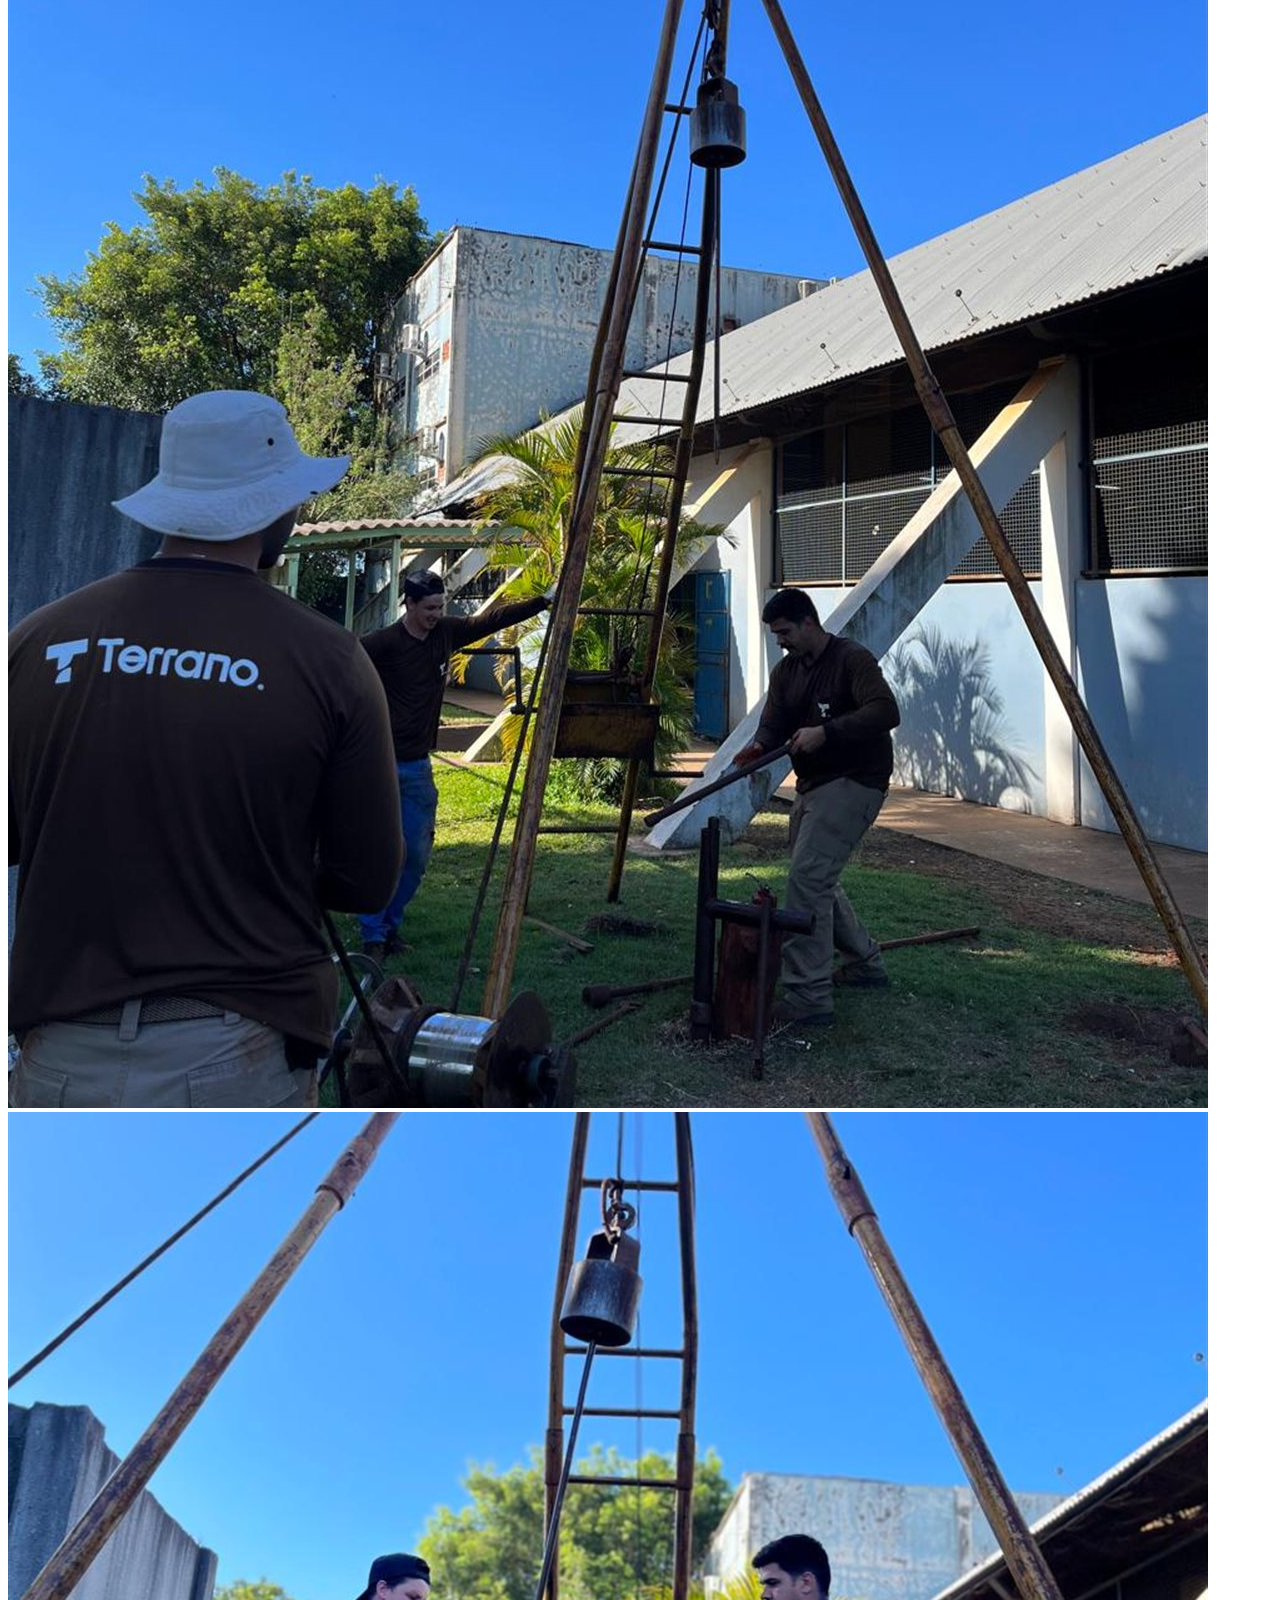
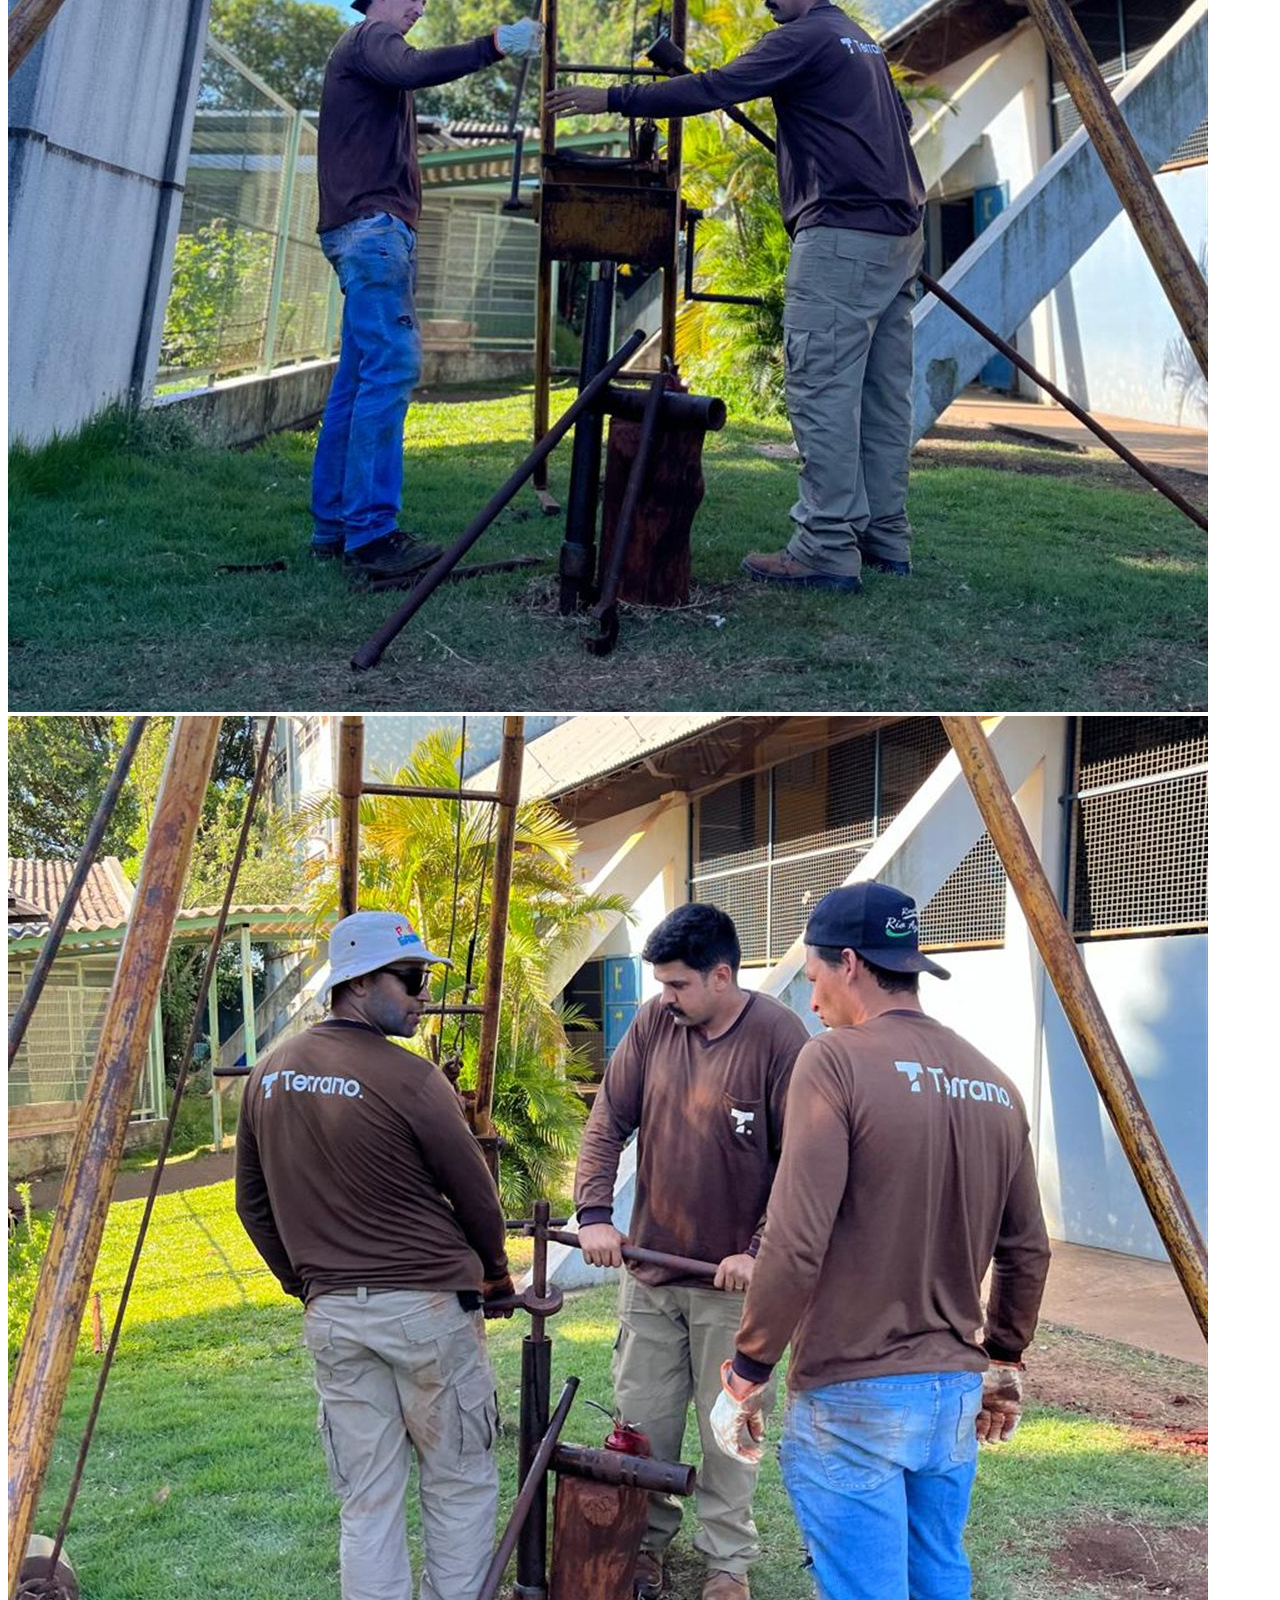
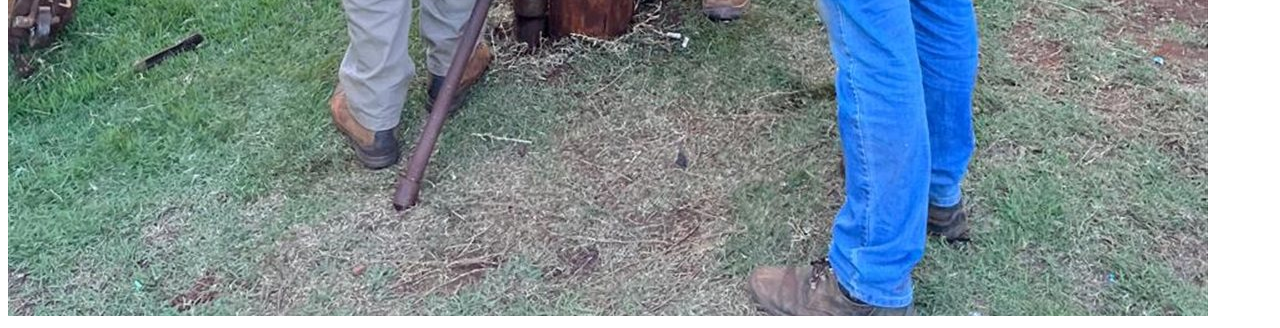
<file: assets/img/anuncio/index.html>
<!doctype html><html lang="pt-BR"><head><meta charset="utf-8"><meta name="robots" content="noindex,nofollow"><title>Imagens anuncio</title></head><body>
<img src="anuncio-horizontal-1-equipe.jpg" alt="Sondagem SPT Terrano">
<img src="anuncio-horizontal-2-logo-terrano.jpg" alt="Sondagem SPT Terrano">
<img src="anuncio-horizontal-3-tripe-equipe.jpg" alt="Sondagem SPT Terrano">
<img src="anuncio-quadrada-1-tripe-equipe.jpg" alt="Sondagem SPT Terrano">
<img src="anuncio-quadrada-2-logo-terrano.jpg" alt="Sondagem SPT Terrano">
<img src="anuncio-quadrada-3-operando.jpg" alt="Sondagem SPT Terrano">
<img src="anuncio-quadrada-4-amostrador.jpg" alt="Sondagem SPT Terrano">
</body></html>
</file>
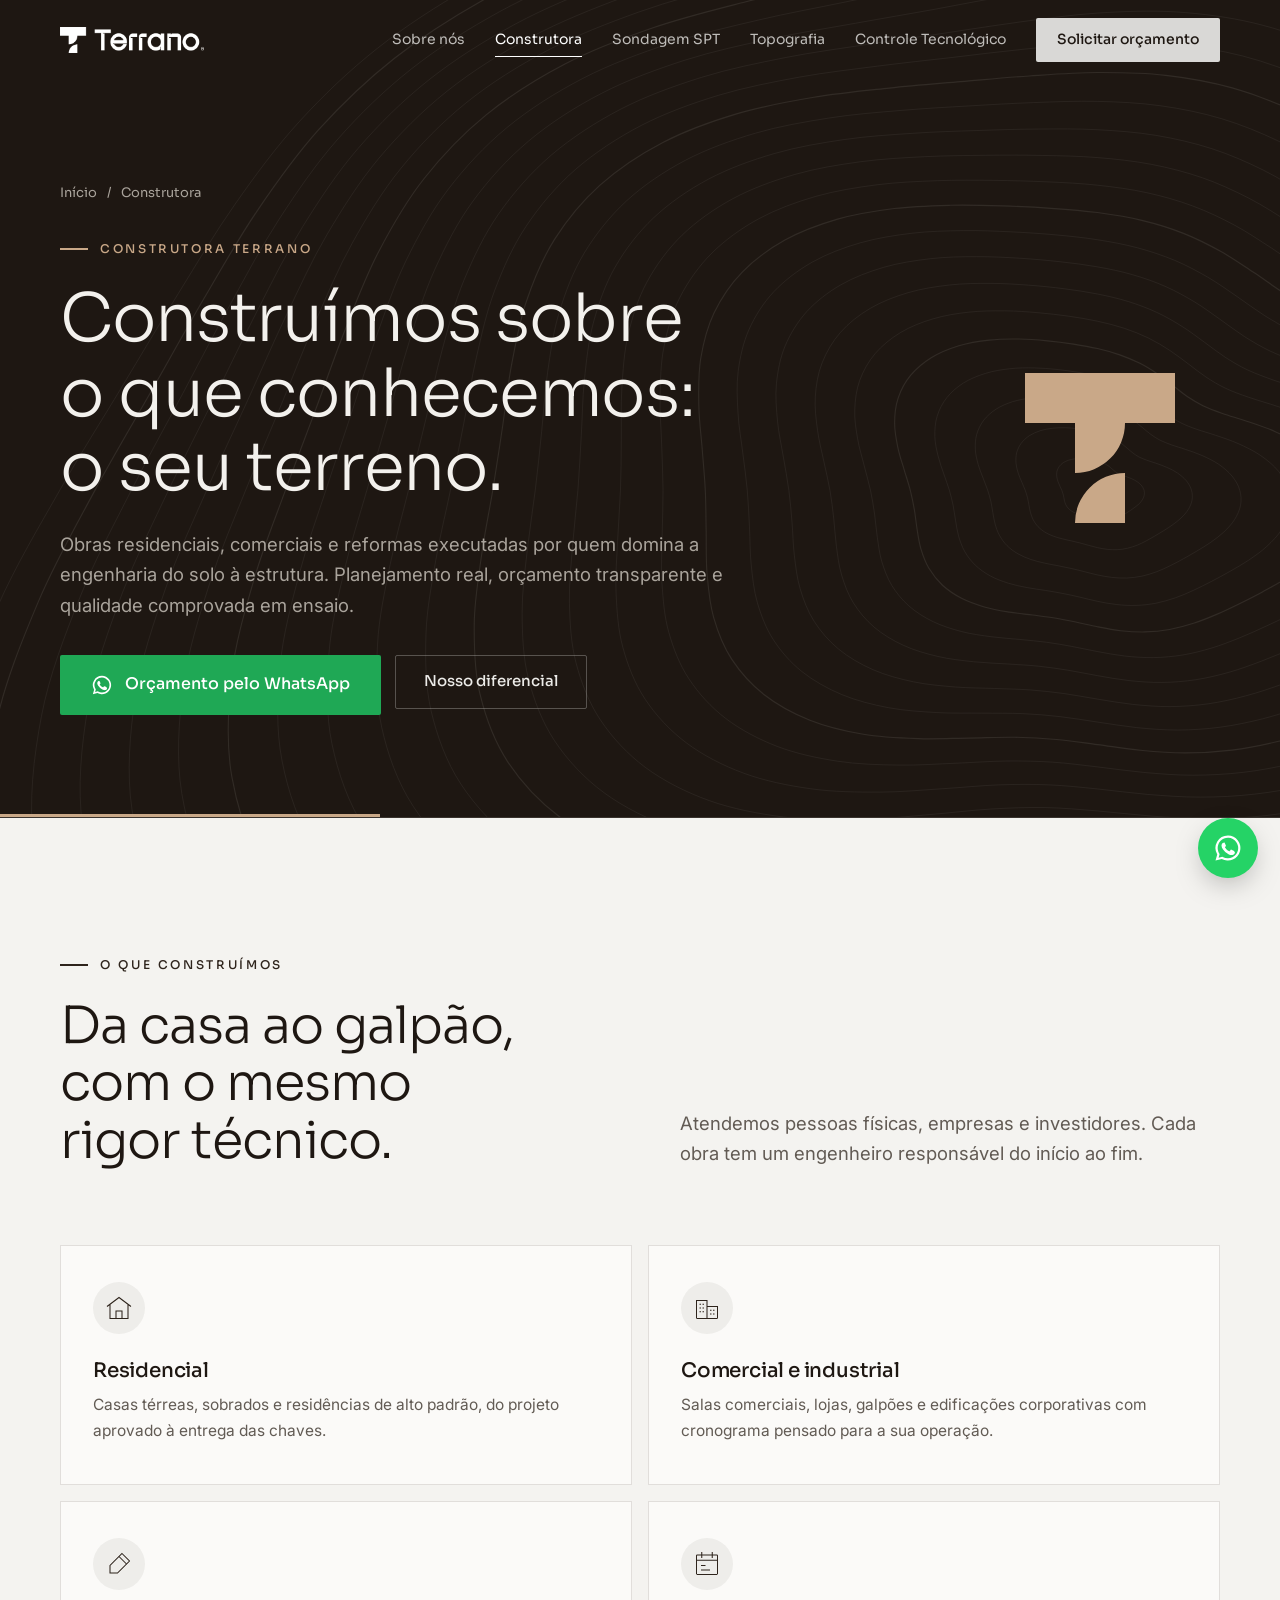
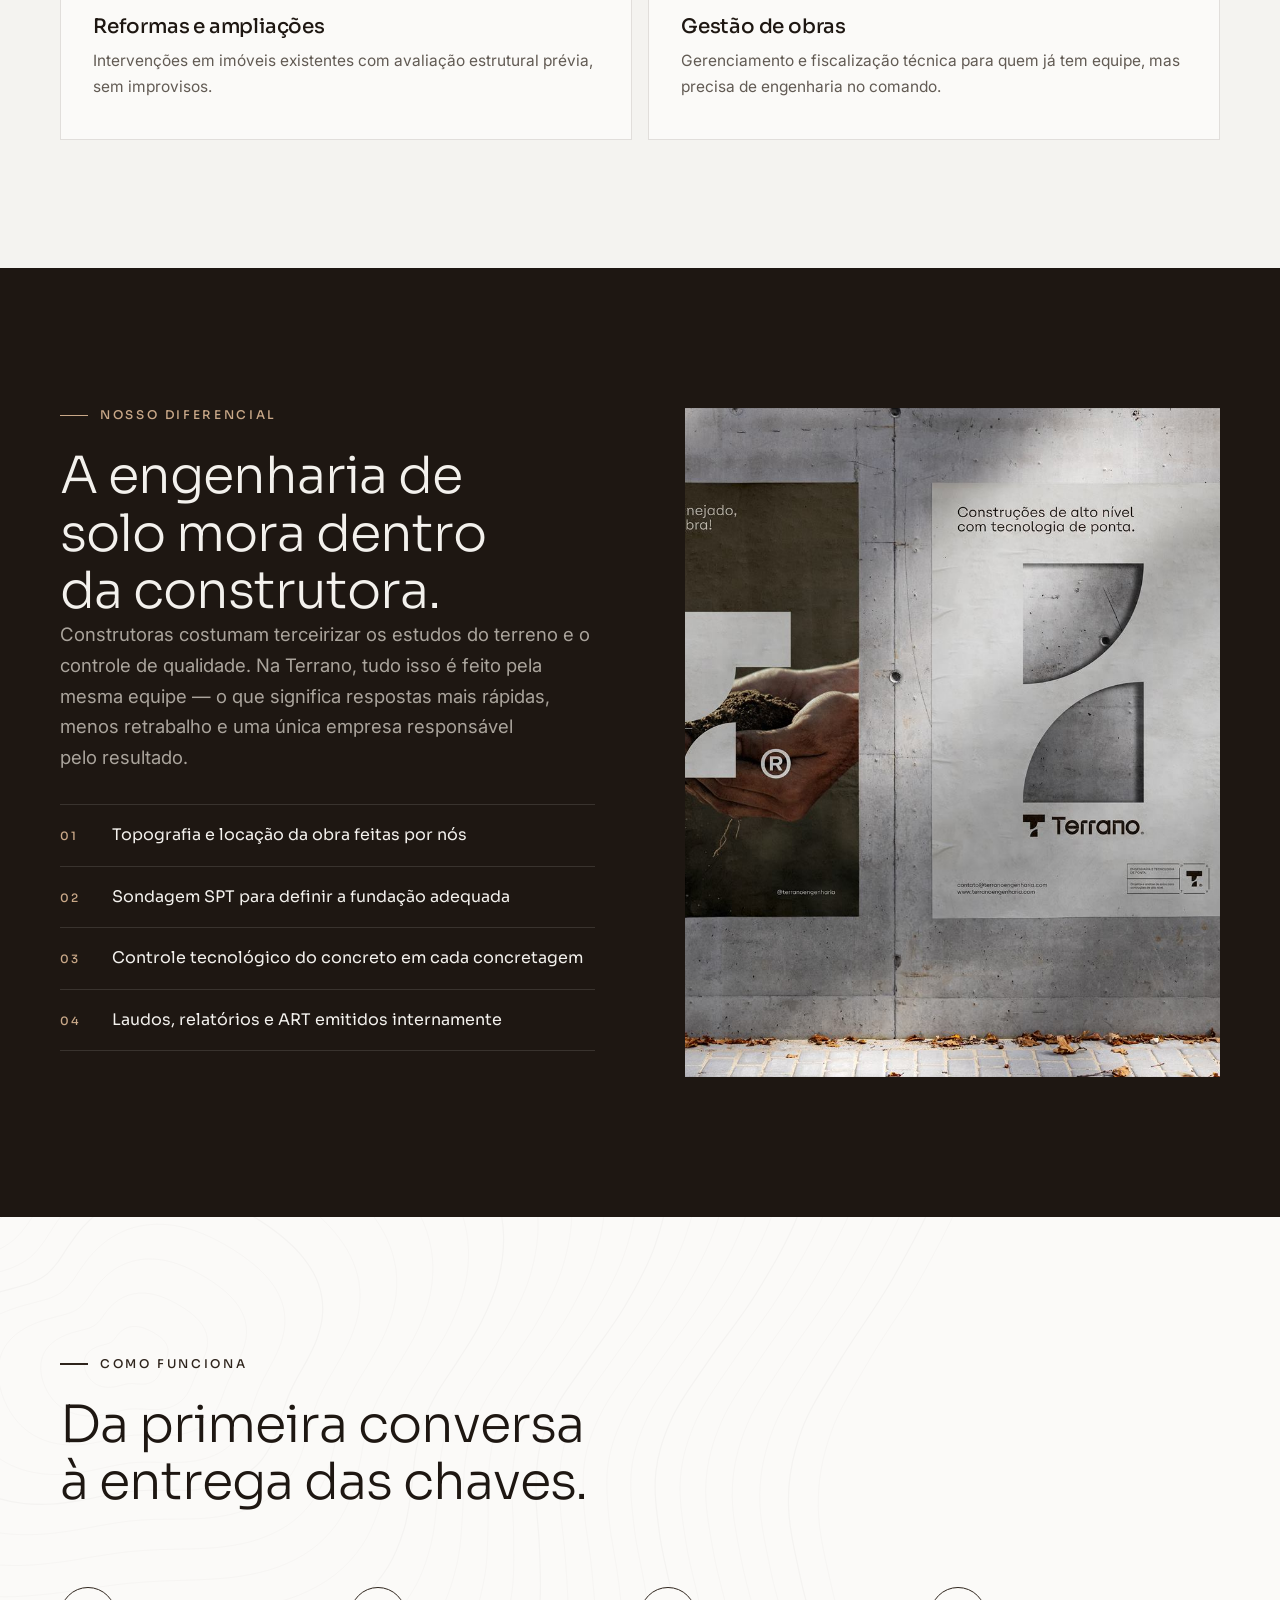
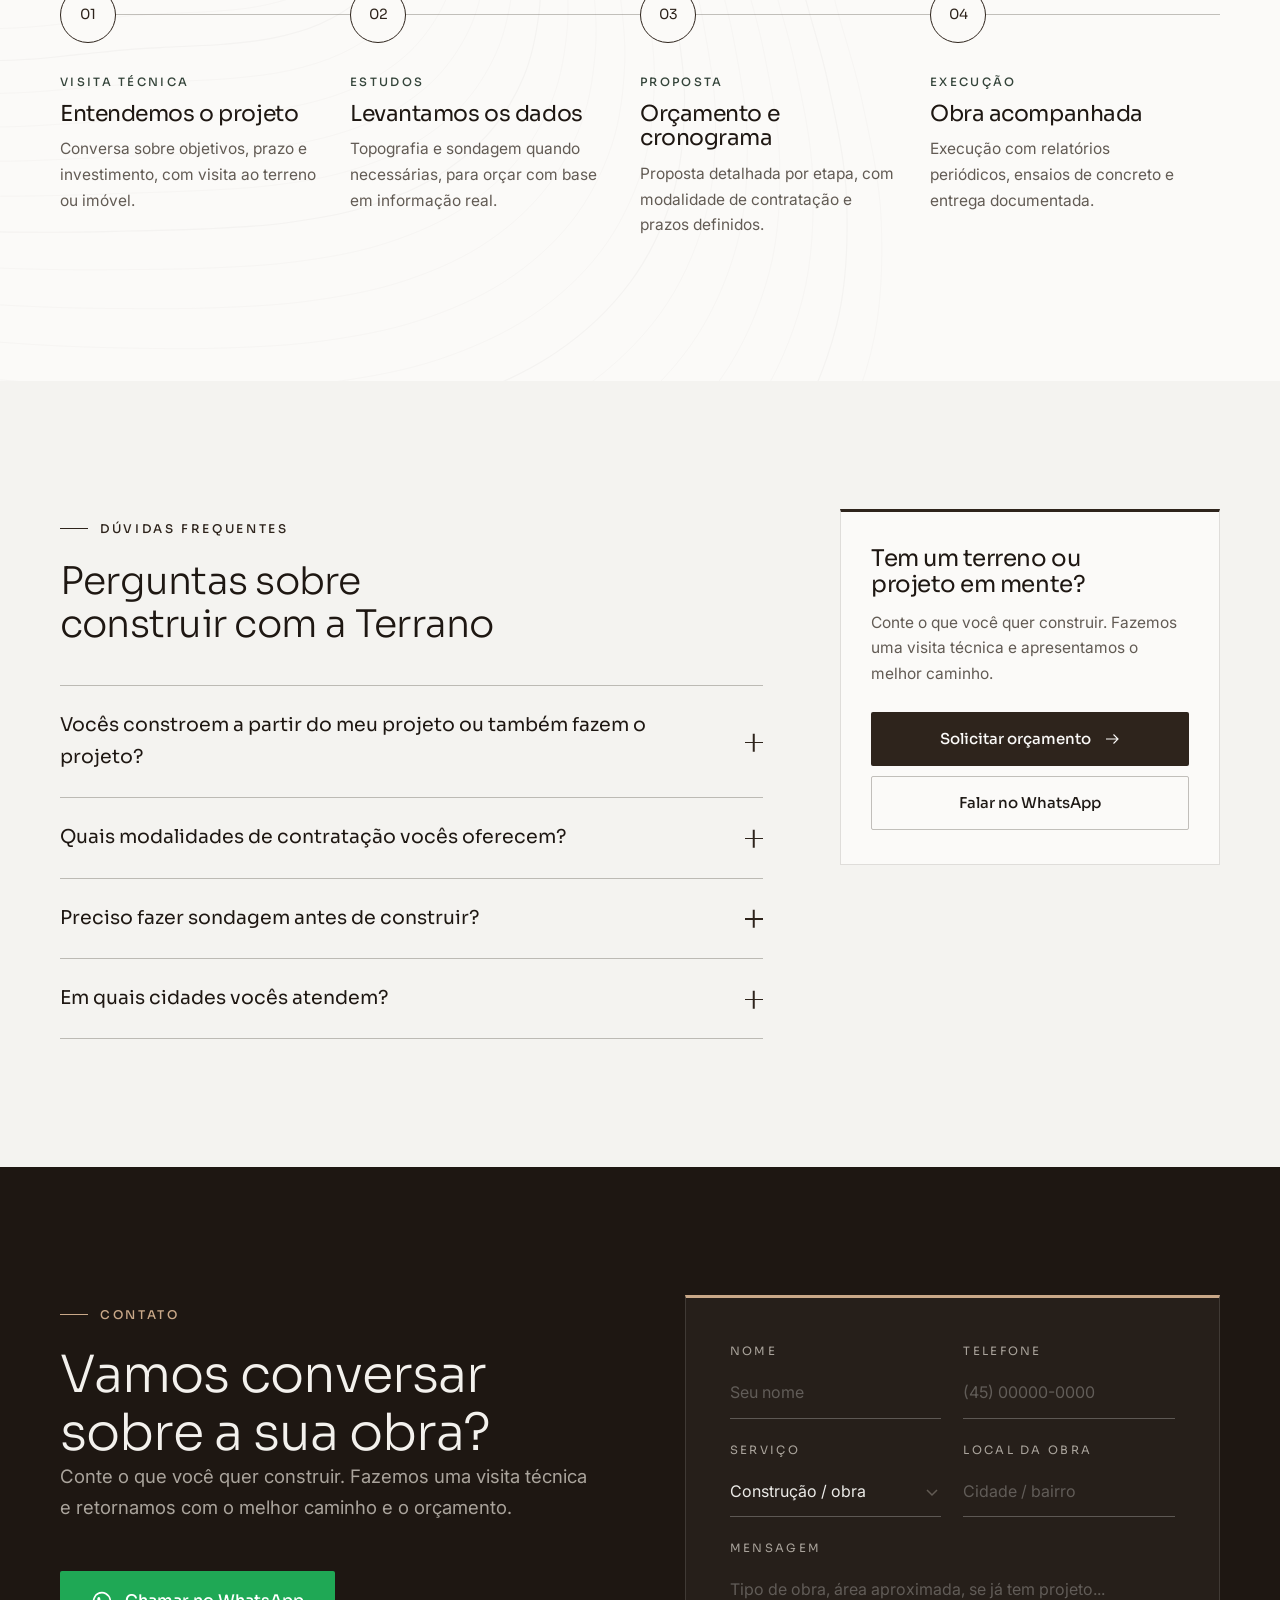
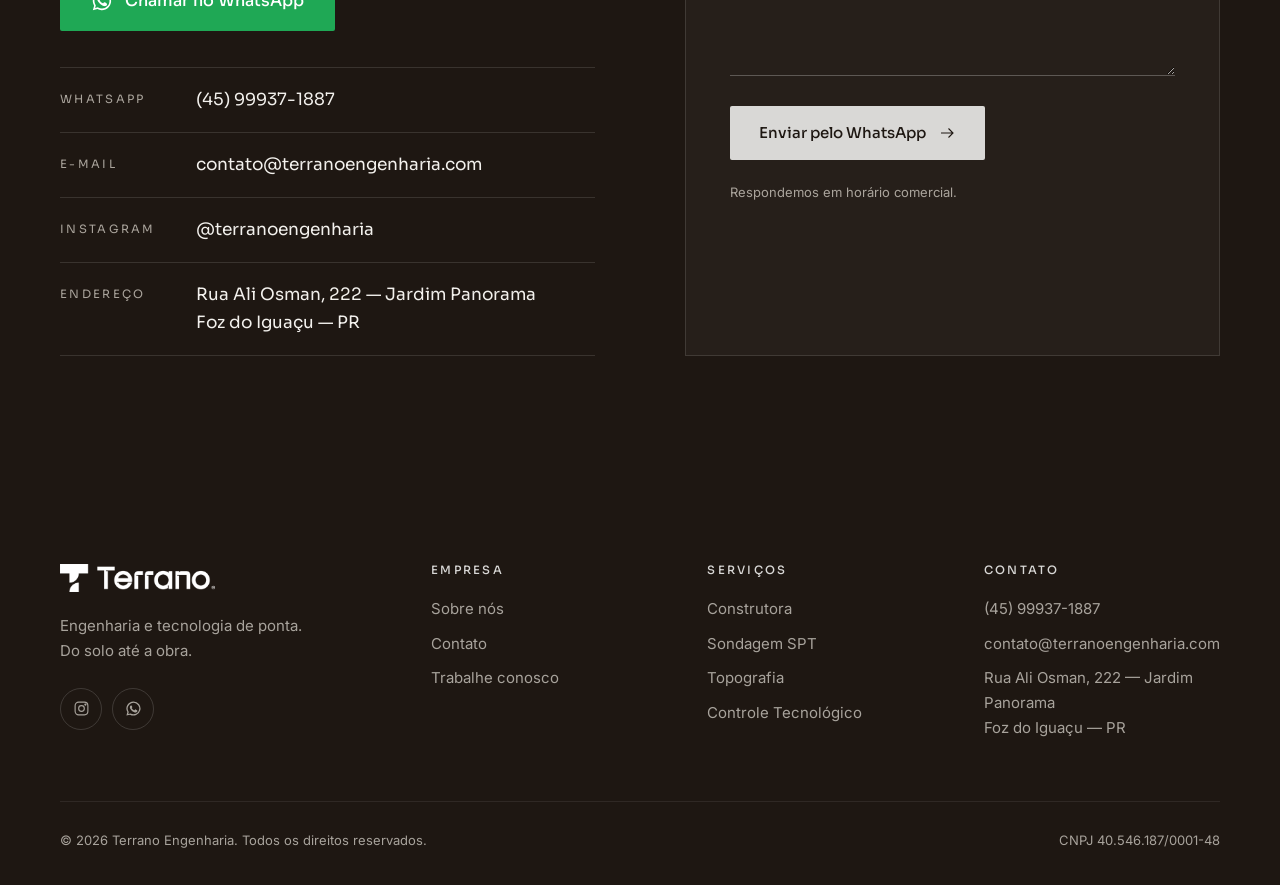
<file: construtora.html>
<!doctype html>
<html lang="pt-BR">
<head>
  <meta charset="utf-8">
  <meta name="viewport" content="width=device-width, initial-scale=1">
  <title>Construtora em Foz do Iguaçu | Construtora Terrano</title>
  <meta name="description" content="Construtora Terrano: obras residenciais, comerciais, reformas e gestão de obras em Foz do Iguaçu, com topografia, sondagem e controle tecnológico próprios.">
  <link rel="canonical" href="https://terranoengenharia.com/construtora.html">
  <meta property="og:type" content="website">
  <meta property="og:title" content="Construtora em Foz do Iguaçu | Construtora Terrano">
  <meta property="og:description" content="Construtora Terrano: obras residenciais, comerciais, reformas e gestão de obras em Foz do Iguaçu, com topografia, sondagem e controle tecnológico próprios.">
  <meta property="og:image" content="https://terranoengenharia.com/assets/img/capacetes.jpg">
  <meta property="og:locale" content="pt_BR">
  <meta name="theme-color" content="#f4f3f0">
  <link rel="icon" href="assets/img/favicon.svg" type="image/svg+xml">
  <link rel="icon" href="assets/img/simbolo-terrano.png" type="image/png">
  <link rel="apple-touch-icon" href="assets/img/simbolo-terrano.png">
  <link rel="preconnect" href="https://fonts.googleapis.com">
  <link rel="preconnect" href="https://fonts.gstatic.com" crossorigin>
  <link href="https://fonts.googleapis.com/css2?family=Inter:wght@400;500;600&family=Sora:wght@300;400;500;600&display=swap" rel="stylesheet">
  <link rel="stylesheet" href="assets/css/style.css?v=3">
  <!-- Google tag (Google Ads AW-17785428601) — mede cliques no WhatsApp como conversão -->
  <script async src="https://www.googletagmanager.com/gtag/js?id=AW-17785428601"></script>
  <script>
    window.dataLayer = window.dataLayer || [];
    function gtag(){dataLayer.push(arguments);}
    gtag('js', new Date());
    gtag('config', 'AW-17785428601');
  </script>
  <script type="application/ld+json">
  {
    "@context": "https://schema.org",
    "@type": "GeneralContractor",
    "name": "Terrano Engenharia",
    "url": "https://terranoengenharia.com/",
    "logo": "https://terranoengenharia.com/assets/img/simbolo-terrano.png",
    "image": "https://terranoengenharia.com/assets/img/tapume.jpg",
    "telephone": "+55-45-99937-1887",
    "email": "contato@terranoengenharia.com",
    "taxID": "40.546.187/0001-48",
    "address": { "@type": "PostalAddress", "streetAddress": "Rua Ali Osman, 222 - Jardim Panorama", "addressLocality": "Foz do Iguaçu", "addressRegion": "PR", "addressCountry": "BR" },
    "areaServed": ["Foz do Iguaçu", "Oeste do Paraná"],
    "sameAs": ["https://www.instagram.com/terranoengenharia"]
  }
  </script>
  <script type="application/ld+json">
  { "@context": "https://schema.org", "@type": "Service", "serviceType": "Construção civil", "provider": { "@type": "LocalBusiness", "name": "Terrano Engenharia", "url": "https://terranoengenharia.com/" }, "areaServed": ["Foz do Iguaçu", "Oeste do Paraná"], "url": "https://terranoengenharia.com/construtora.html" }
  </script>
  <script type="application/ld+json">
  {
    "@context": "https://schema.org",
    "@type": "FAQPage",
    "mainEntity": [
      { "@type": "Question", "name": "Vocês constroem a partir do meu projeto ou também fazem o projeto?", "acceptedAnswer": { "@type": "Answer", "text": "Executamos obras a partir de projetos já aprovados e também podemos coordenar a elaboração dos projetos com parceiros, sempre integrando os dados de topografia e sondagem do terreno." } },
      { "@type": "Question", "name": "Quais modalidades de contratação vocês oferecem?", "acceptedAnswer": { "@type": "Answer", "text": "Trabalhamos por empreitada (preço fechado por escopo) e por administração (custo da obra mais taxa de gestão). Indicamos a melhor opção conforme o perfil do projeto." } },
      { "@type": "Question", "name": "Preciso fazer sondagem antes de construir?", "acceptedAnswer": { "@type": "Answer", "text": "Na maioria dos casos, sim. A sondagem define o tipo e a profundidade da fundação — evitando gastos desnecessários ou riscos estruturais. Como fazemos a sondagem internamente, isso já entra no planejamento da obra." } },
      { "@type": "Question", "name": "Em quais cidades vocês atendem?", "acceptedAnswer": { "@type": "Answer", "text": "Atuamos em Foz do Iguaçu e região Oeste do Paraná. Para outras localidades, consulte disponibilidade." } }
    ]
  }
  </script>
</head>
<body>

<!-- Máscaras do símbolo T (usadas em todo o site) -->
<svg width="0" height="0" style="position:absolute" aria-hidden="true">
  <defs>
    <clipPath id="clip-t" clipPathUnits="objectBoundingBox">
      <path transform="scale(0.3333333)" d="M0 0H3V1H2A1 1 0 0 1 1 2V1H0Z M2 2V3H1A1 1 0 0 1 2 2Z"/>
    </clipPath>
    <clipPath id="clip-halves" clipPathUnits="objectBoundingBox">
      <path transform="scale(1 0.5) translate(-1 -1)" d="M1 1H2A1 1 0 0 1 1 2Z M2 2V3H1A1 1 0 0 1 2 2Z"/>
    </clipPath>
    <symbol id="t-symbol" viewBox="0 0 3 3"><path fill="currentColor" d="M0 0H3V1H2A1 1 0 0 1 1 2V1H0Z M2 2V3H1A1 1 0 0 1 2 2Z"/></symbol>
    <symbol id="arrow" viewBox="0 0 24 24"><path fill="none" stroke="currentColor" stroke-width="1.5" d="M4 12h16m-6-6 6 6-6 6"/></symbol>
    <symbol id="camera" viewBox="0 0 48 48"><g fill="none" stroke="currentColor" stroke-width="1.5"><path d="M6 15h8l3-5h14l3 5h8v23H6z"/><circle cx="24" cy="26" r="7"/></g></symbol>
    <symbol id="wa" viewBox="0 0 24 24"><path fill="currentColor" d="M12 2a10 10 0 0 0-8.6 15.1L2 22l5-1.3A10 10 0 1 0 12 2Zm0 18.2a8.2 8.2 0 0 1-4.2-1.1l-.3-.2-3 .8.8-2.9-.2-.3A8.2 8.2 0 1 1 12 20.2Zm4.5-6.1c-.2-.1-1.5-.7-1.7-.8-.2-.1-.4-.1-.6.1l-.8 1c-.1.2-.3.2-.5.1a6.7 6.7 0 0 1-3.3-2.9c-.2-.4.2-.4.7-1.3.1-.2 0-.3 0-.4l-.8-1.8c-.2-.5-.4-.4-.6-.4h-.5a1 1 0 0 0-.7.3 3 3 0 0 0-.9 2.2 5.2 5.2 0 0 0 1.1 2.7 11.8 11.8 0 0 0 4.5 4c1.7.7 2.3.8 3.2.6.5-.1 1.5-.6 1.7-1.2.2-.6.2-1.1.2-1.2-.1-.1-.3-.2-.5-.3Z"/></symbol>
  </defs>
</svg>

<!-- ============ HEADER ============ -->
<header class="header">
  <div class="container">
    <a class="logo" href="index.html" aria-label="Terrano — página inicial"><img class="logo--dark" src="assets/img/logo-terrano-escuro.png" alt="Terrano" width="143" height="26"><img class="logo--light" src="assets/img/logo-terrano.png" alt="" width="143" height="26"></a>
    <nav class="nav" aria-label="Principal">
      <a href="sobre.html">Sobre nós</a>
      <a href="construtora.html" aria-current="page">Construtora</a>
      <a href="sondagem-de-solo.html">Sondagem SPT</a>
      <a href="topografia.html">Topografia</a>
      <a href="controle-tecnologico.html">Controle Tecnológico</a>
      <a class="btn btn--primary" href="#contato">Solicitar orçamento</a>
    </nav>
    <button class="menu-toggle" aria-label="Abrir menu" aria-expanded="false"><span></span><span></span><span></span></button>
  </div>
</header>

<main>
<!-- ============ HERO ============ -->
<section class="page-hero dark">
  <div class="contours" data-seed="21" data-x="0.85" data-y="0.6"></div>
  <div class="container page-hero-grid">
    <div>
      <nav class="breadcrumb reveal" aria-label="Você está em"><a href="index.html">Início</a><span>/</span><span>Construtora</span></nav>
      <span class="eyebrow reveal">Construtora Terrano</span>
      <h1 class="h-xl reveal" data-delay="1">Construímos sobre o que conhecemos: o seu terreno.</h1>
      <p class="lead reveal" data-delay="2">Obras residenciais, comerciais e reformas executadas por quem domina a engenharia do solo à estrutura. Planejamento real, orçamento transparente e qualidade comprovada em ensaio.</p>
      <div class="btn-row reveal" data-delay="3">
        <a class="btn btn--wa" data-wa="Olá! Gostaria de um orçamento de obra com a Construtora Terrano." href="#contato"><svg><use href="#wa"/></svg>Orçamento pelo WhatsApp</a>
        <a class="btn btn--ghost" href="#diferencial">Nosso diferencial</a>
      </div>
    </div>
    <svg class="hero-symbol reveal" data-delay="2" aria-hidden="true"><use href="#t-symbol"/></svg>
  </div>
</section>

<!-- ============ O QUE CONSTRUÍMOS ============ -->
<section class="section">
  <div class="container">
    <div class="section-head">
      <div>
        <span class="eyebrow reveal">O que construímos</span>
        <h2 class="h-lg reveal" data-delay="1">Da casa ao galpão, com o mesmo rigor técnico.</h2>
      </div>
      <p class="lead reveal" data-delay="2">Atendemos pessoas físicas, empresas e investidores. Cada obra tem um engenheiro responsável do início ao fim.</p>
    </div>
    <div class="features features--2">
      <div class="feature reveal">
        <svg class="icon" viewBox="0 0 40 40" fill="none" stroke="currentColor" stroke-width="1.4"><path d="M4 18 20 6l16 12M8 15v19h24V15M16 34V24h8v10"/></svg>
        <h3>Residencial</h3>
        <p>Casas térreas, sobrados e residências de alto padrão, do projeto aprovado à entrega das chaves.</p>
      </div>
      <div class="feature reveal" data-delay="1">
        <svg class="icon" viewBox="0 0 40 40" fill="none" stroke="currentColor" stroke-width="1.4"><path d="M6 34V10h14v24M20 34V18h14v16M4 34h32M10 15h2M14 15h2M10 20h2M14 20h2M10 25h2M14 25h2M24 23h2M28 23h2M24 28h2M28 28h2"/></svg>
        <h3>Comercial e industrial</h3>
        <p>Salas comerciais, lojas, galpões e edificações corporativas com cronograma pensado para a sua operação.</p>
      </div>
      <div class="feature reveal">
        <svg class="icon" viewBox="0 0 40 40" fill="none" stroke="currentColor" stroke-width="1.4"><path d="m24 6 10 10-16 16H8V22z"/><path d="m20 10 10 10"/></svg>
        <h3>Reformas e ampliações</h3>
        <p>Intervenções em imóveis existentes com avaliação estrutural prévia, sem improvisos.</p>
      </div>
      <div class="feature reveal" data-delay="1">
        <svg class="icon" viewBox="0 0 40 40" fill="none" stroke="currentColor" stroke-width="1.4"><rect x="6" y="8" width="28" height="26" rx="1"/><path d="M6 15h28M13 4v8M27 4v8M12 22h6M12 28h12"/></svg>
        <h3>Gestão de obras</h3>
        <p>Gerenciamento e fiscalização técnica para quem já tem equipe, mas precisa de engenharia no comando.</p>
      </div>
    </div>
  </div>
</section>

<!-- ============ DIFERENCIAL ============ -->
<section class="section dark" id="diferencial">
  <div class="container split split--reverse">
    <div class="reveal"><div class="split-media"><img src="assets/img/posters.jpg" alt="Cartazes da Terrano: construções de alto nível com tecnologia de ponta" loading="lazy" width="1600" height="1067"></div></div>
    <div>
      <span class="eyebrow reveal">Nosso diferencial</span>
      <h2 class="h-lg reveal" data-delay="1">A engenharia de solo mora dentro da construtora.</h2>
      <p class="lead reveal" data-delay="2">Construtoras costumam terceirizar os estudos do terreno e o controle de qualidade. Na Terrano, tudo isso é feito pela mesma equipe — o que significa respostas mais rápidas, menos retrabalho e uma única empresa responsável pelo resultado.</p>
      <ul class="ruled-list reveal" data-delay="2">
        <li><small>01</small>Topografia e locação da obra feitas por nós</li>
        <li><small>02</small>Sondagem SPT para definir a fundação adequada</li>
        <li><small>03</small>Controle tecnológico do concreto em cada concretagem</li>
        <li><small>04</small>Laudos, relatórios e ART emitidos internamente</li>
      </ul>
    </div>
  </div>
</section>

<!-- ============ COMO FUNCIONA ============ -->
<section class="section bg-surface" style="position:relative">
  <div class="contours" data-seed="5" data-x="0.1" data-y="0.2" style="position:absolute;inset:0;opacity:.4;pointer-events:none"></div>
  <div class="container" style="position:relative">
    <div class="section-head">
      <div>
        <span class="eyebrow reveal">Como funciona</span>
        <h2 class="h-lg reveal" data-delay="1">Da primeira conversa à entrega das chaves.</h2>
      </div>
    </div>
    <div class="process">
      <div class="step reveal"><div class="dot">01</div><span class="kicker">Visita técnica</span><h3>Entendemos o projeto</h3><p>Conversa sobre objetivos, prazo e investimento, com visita ao terreno ou imóvel.</p></div>
      <div class="step reveal" data-delay="1"><div class="dot">02</div><span class="kicker">Estudos</span><h3>Levantamos os dados</h3><p>Topografia e sondagem quando necessárias, para orçar com base em informação real.</p></div>
      <div class="step reveal" data-delay="2"><div class="dot">03</div><span class="kicker">Proposta</span><h3>Orçamento e cronograma</h3><p>Proposta detalhada por etapa, com modalidade de contratação e prazos definidos.</p></div>
      <div class="step reveal" data-delay="3"><div class="dot">04</div><span class="kicker">Execução</span><h3>Obra acompanhada</h3><p>Execução com relatórios periódicos, ensaios de concreto e entrega documentada.</p></div>
    </div>
  </div>
</section>

<!-- ============ FAQ ============ -->
<section class="section">
  <div class="container content-grid">
    <div>
      <span class="eyebrow reveal">Dúvidas frequentes</span>
      <h2 class="h-md reveal" data-delay="1" style="margin-bottom:40px">Perguntas sobre construir com a Terrano</h2>
      <div class="faq reveal" data-delay="2">
        <details><summary>Vocês constroem a partir do meu projeto ou também fazem o projeto?<span class="plus"></span></summary><div class="answer">Executamos obras a partir de projetos já aprovados e também podemos coordenar a elaboração dos projetos com parceiros, sempre integrando os dados de topografia e sondagem do terreno.</div></details>
        <details><summary>Quais modalidades de contratação vocês oferecem?<span class="plus"></span></summary><div class="answer">Trabalhamos por empreitada (preço fechado por escopo) e por administração (custo da obra mais taxa de gestão). Indicamos a melhor opção conforme o perfil do projeto.</div></details>
        <details><summary>Preciso fazer sondagem antes de construir?<span class="plus"></span></summary><div class="answer">Na maioria dos casos, sim. A sondagem define o tipo e a profundidade da fundação — evitando gastos desnecessários ou riscos estruturais. Como fazemos a sondagem internamente, isso já entra no planejamento da obra.</div></details>
        <details><summary>Em quais cidades vocês atendem?<span class="plus"></span></summary><div class="answer">Atuamos em Foz do Iguaçu e região Oeste do Paraná. Para outras localidades, consulte disponibilidade.</div></details>
      </div>
    </div>
    <aside class="aside-card reveal" data-delay="2">
      <h3>Tem um terreno ou projeto em mente?</h3>
      <p>Conte o que você quer construir. Fazemos uma visita técnica e apresentamos o melhor caminho.</p>
      <a class="btn btn--accent" href="#contato">Solicitar orçamento <svg><use href="#arrow"/></svg></a>
      <a class="btn btn--ghost" data-wa="Olá! Gostaria de falar sobre uma obra com a Construtora Terrano." href="#">Falar no WhatsApp</a>
    </aside>
  </div>
</section>


<!-- ============ CONTATO ============ -->
<section class="section dark" id="contato">
  <div class="container contact-grid">
    <div>
      <span class="eyebrow reveal">Contato</span>
      <h2 class="h-lg reveal" data-delay="1">Vamos conversar sobre a sua obra?</h2>
      <p class="lead reveal" data-delay="2">Conte o que você quer construir. Fazemos uma visita técnica e retornamos com o melhor caminho e o orçamento.</p>
      <a class="btn btn--wa contact-wa reveal" data-delay="2" data-wa="Olá! Gostaria de falar sobre uma obra com a Construtora Terrano." href="#"><svg><use href="#wa"/></svg>Chamar no WhatsApp</a>
      <ul class="contact-info reveal" data-delay="3">
        <li><small>WhatsApp</small><a data-wa href="#">(45) 99937-1887</a></li>
        <li><small>E-mail</small><a href="mailto:contato@terranoengenharia.com">contato@terranoengenharia.com</a></li>
        <li><small>Instagram</small><a href="https://www.instagram.com/terranoengenharia" target="_blank" rel="noopener">@terranoengenharia</a></li>
        <li><small>Endereço</small><span>Rua Ali Osman, 222 — Jardim Panorama<br>Foz do Iguaçu — PR</span></li>
      </ul>
    </div>
    <form class="form reveal" id="form-contato" data-delay="2">
      <div class="row">
        <div class="field"><label for="nome">Nome</label><input id="nome" name="nome" required placeholder="Seu nome"></div>
        <div class="field"><label for="telefone">Telefone</label><input id="telefone" name="telefone" type="tel" placeholder="(45) 00000-0000"></div>
      </div>
      <div class="row">
        <div class="field">
          <label for="servico">Serviço</label>
          <select id="servico" name="servico" required>
            <option value="Construção / obra" selected>Construção / obra</option>
            <option value="Sondagem SPT">Sondagem SPT</option>
            <option value="Topografia">Topografia</option>
            <option value="Controle tecnológico de concreto">Controle tecnológico de concreto</option>
            <option value="Ainda não sei">Ainda não sei</option>
          </select>
        </div>
        <div class="field"><label for="cidade">Local da obra</label><input id="cidade" name="cidade" placeholder="Cidade / bairro"></div>
      </div>
      <div class="field"><label for="mensagem">Mensagem</label><textarea id="mensagem" name="mensagem" placeholder="Tipo de obra, área aproximada, se já tem projeto..."></textarea></div>
      <div class="btn-row" style="align-items:center; gap:22px">
        <button class="btn btn--primary" type="submit">Enviar pelo WhatsApp <svg><use href="#arrow"/></svg></button>
        <p class="form-note">Respondemos em horário comercial.</p>
      </div>
    </form>
  </div>
</section>

</main>

<!-- ============ FOOTER ============ -->
<footer class="footer">
  <div class="container">
    <div class="footer-grid">
      <div>
        <a class="logo" href="index.html"><img src="assets/img/logo-terrano.png" alt="Terrano" width="154" height="28"></a>
        <p>Engenharia e tecnologia de ponta.<br>Do solo até a obra.</p>
        <div class="socials">
          <a href="https://www.instagram.com/terranoengenharia" target="_blank" rel="noopener" aria-label="Instagram"><svg viewBox="0 0 24 24" fill="none" stroke="currentColor" stroke-width="1.6"><rect x="3" y="3" width="18" height="18" rx="5"/><circle cx="12" cy="12" r="4"/><circle cx="17.5" cy="6.5" r=".8" fill="currentColor"/></svg></a>
          <a data-wa href="#" aria-label="WhatsApp"><svg><use href="#wa"/></svg></a>
        </div>
      </div>
      <div>
        <h4>Empresa</h4>
        <ul>
          <li><a href="sobre.html">Sobre nós</a></li>
          <li><a href="#contato">Contato</a></li>
          <li><a href="#contato">Trabalhe conosco</a></li>
        </ul>
      </div>
      <div>
        <h4>Serviços</h4>
        <ul>
          <li><a href="construtora.html">Construtora</a></li>
          <li><a href="sondagem-de-solo.html">Sondagem SPT</a></li>
          <li><a href="topografia.html">Topografia</a></li>
          <li><a href="controle-tecnologico.html">Controle Tecnológico</a></li>
        </ul>
      </div>
      <div>
        <h4>Contato</h4>
        <ul>
          <li><a data-wa href="#">(45) 99937-1887</a></li>
          <li><a href="mailto:contato@terranoengenharia.com">contato@terranoengenharia.com</a></li>
          <li>Rua Ali Osman, 222 — Jardim Panorama<br>Foz do Iguaçu — PR</li>
        </ul>
      </div>
    </div>
    <div class="footer-bottom">
      <span>© <span data-year>2026</span> Terrano Engenharia. Todos os direitos reservados.</span>
      <span>CNPJ 40.546.187/0001-48</span>
    </div>
  </div>
</footer>

<a class="wa-float" data-wa="Olá! Gostaria de falar sobre uma obra com a Construtora Terrano." href="#" aria-label="Falar no WhatsApp"><svg><use href="#wa"/></svg></a>

<script src="assets/js/main.js?v=2"></script>
</body>
</html>
</file>
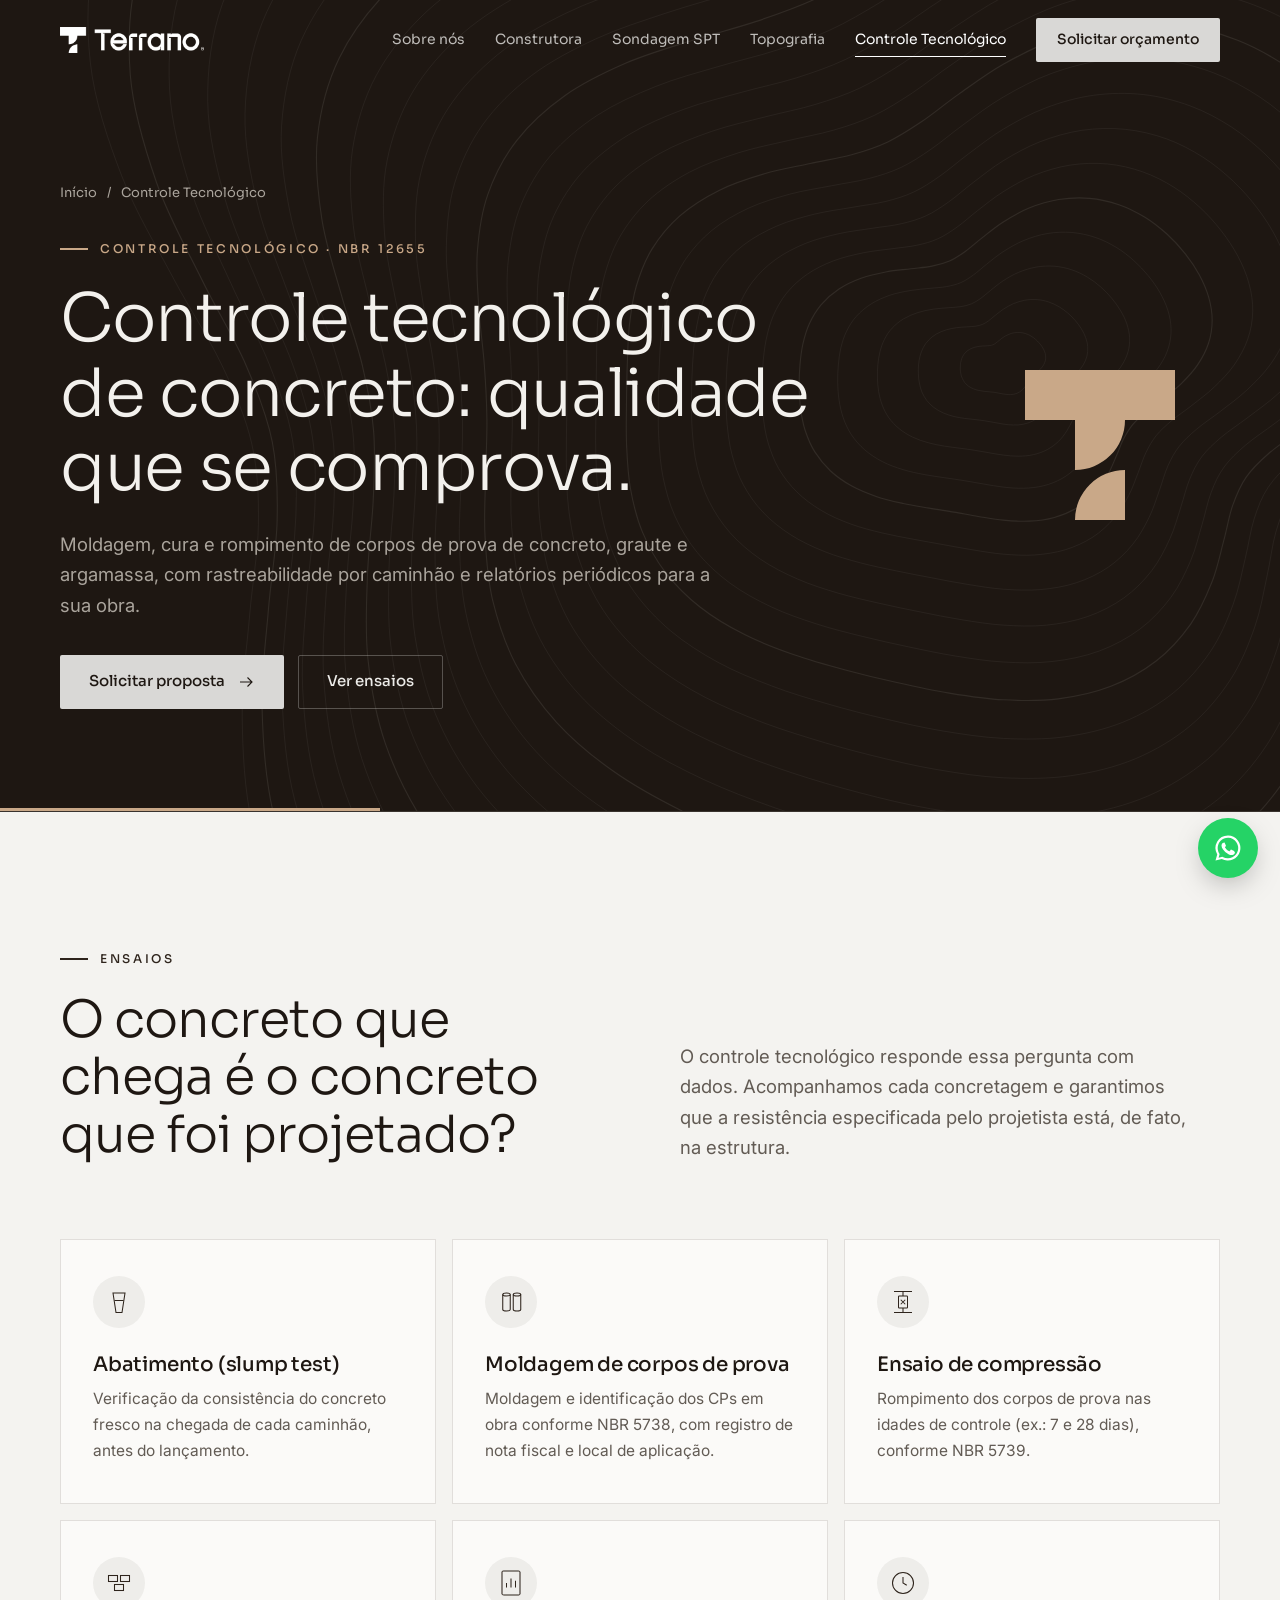
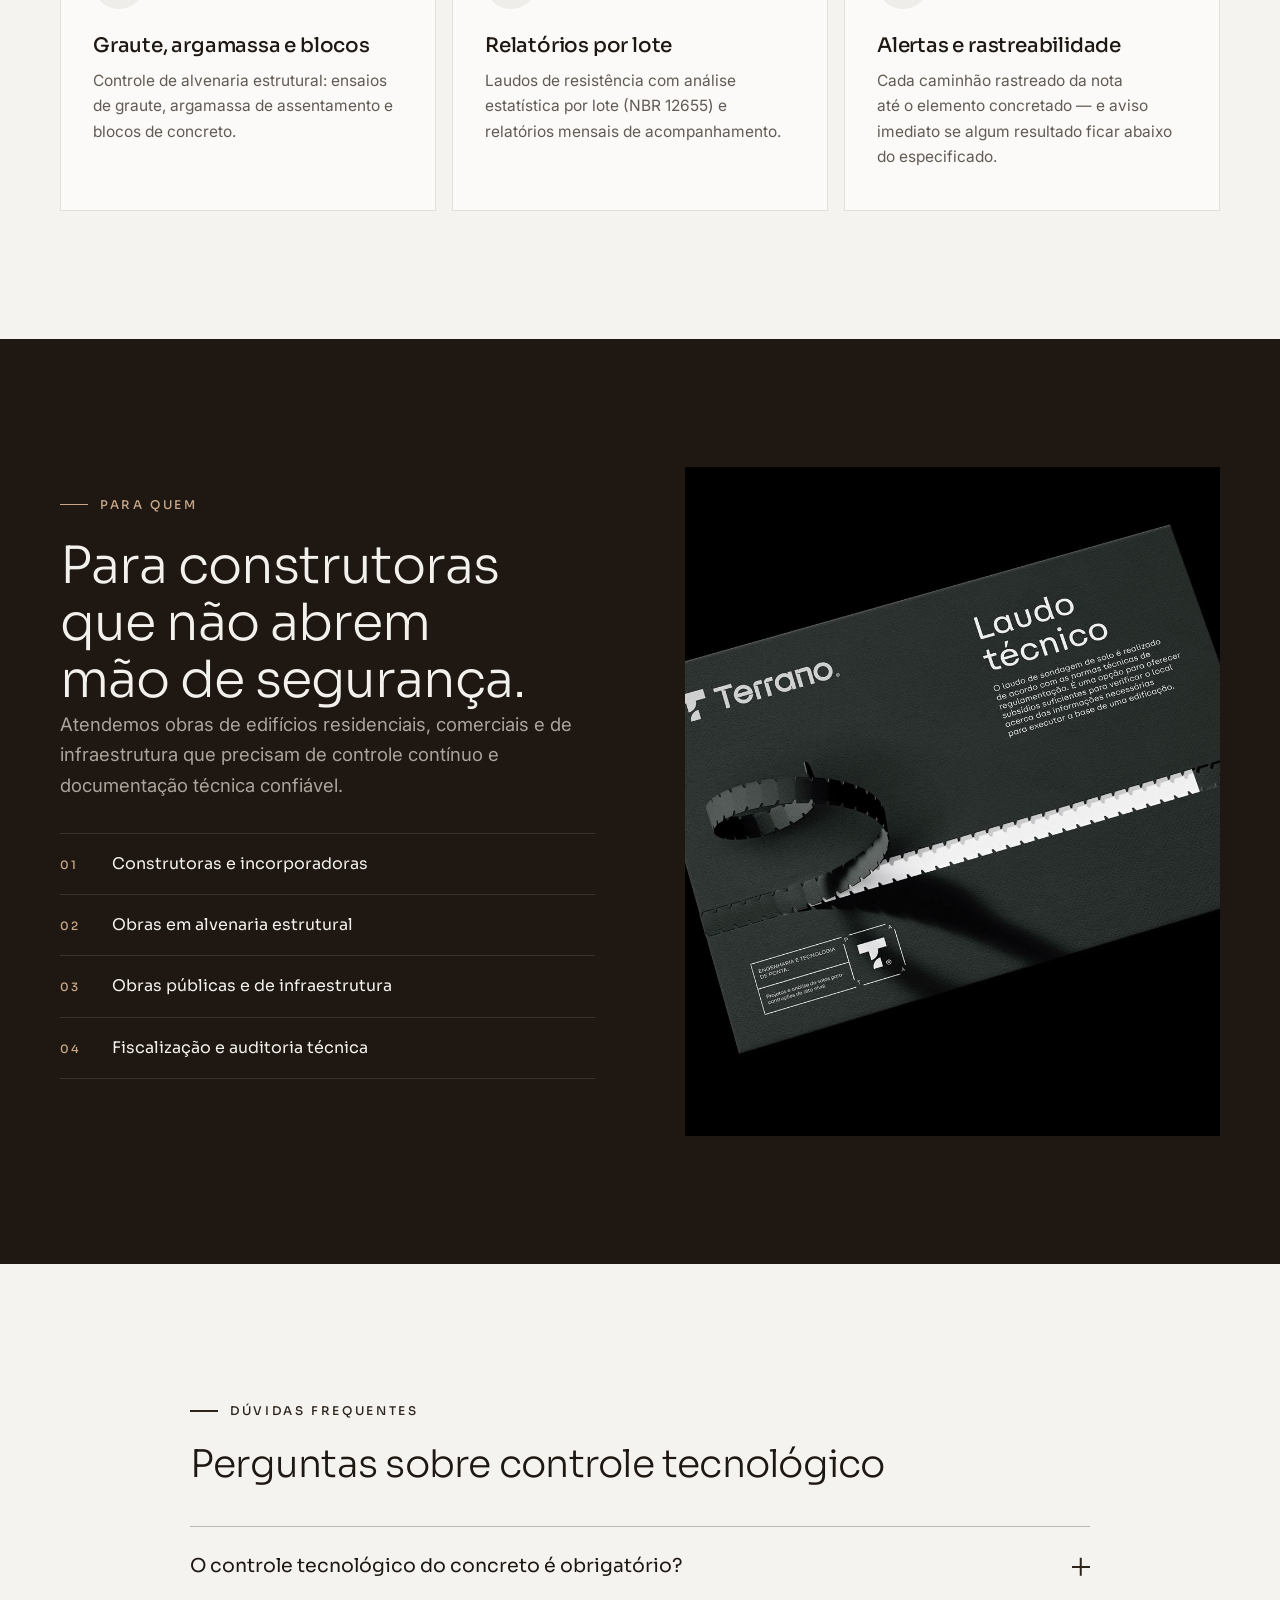
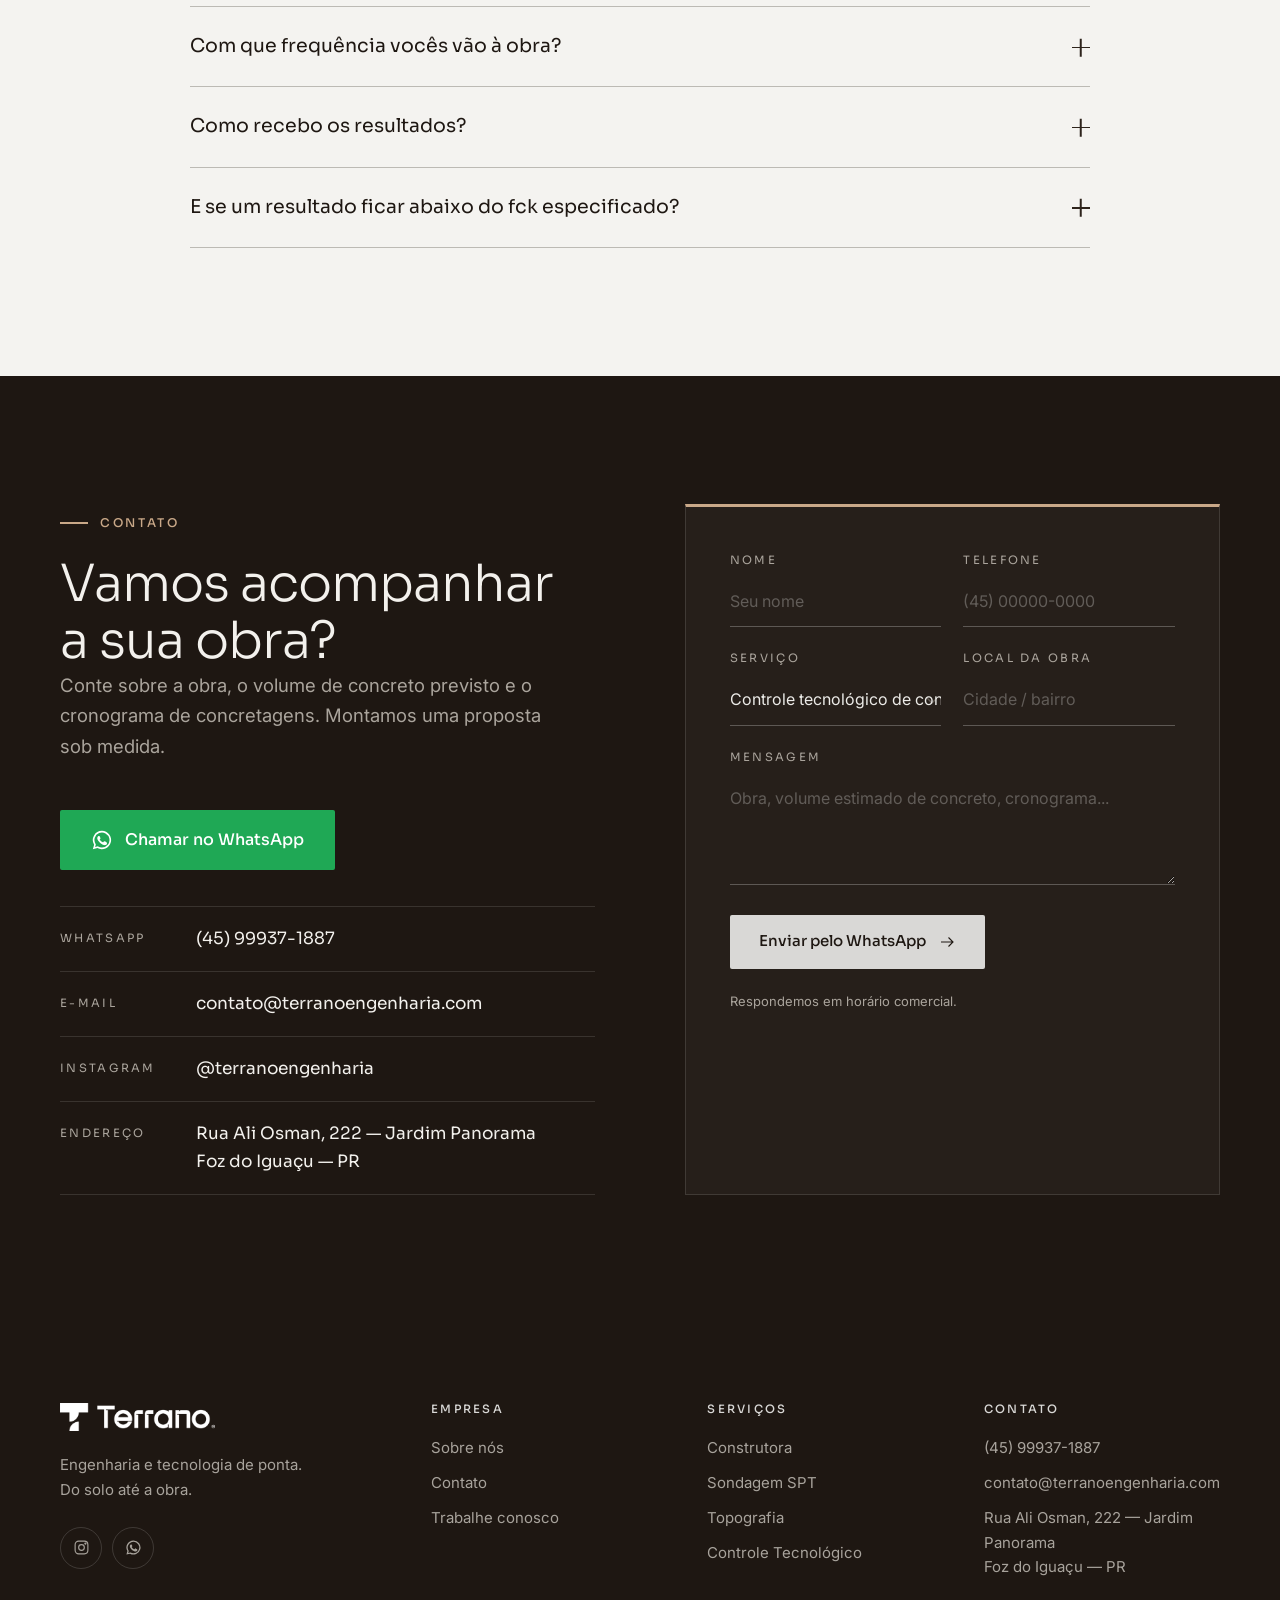
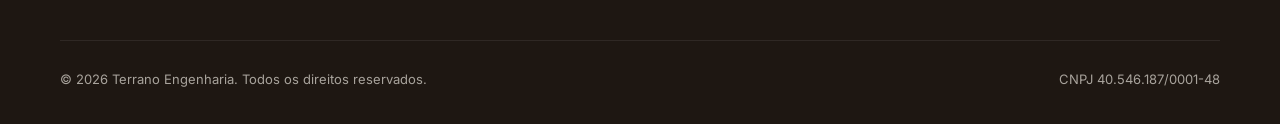
<file: controle-tecnologico.html>
<!doctype html>
<html lang="pt-BR">
<head>
  <meta charset="utf-8">
  <meta name="viewport" content="width=device-width, initial-scale=1">
  <title>Controle Tecnológico de Concreto em Foz do Iguaçu | Terrano</title>
  <meta name="description" content="Controle tecnológico de concreto, graute e argamassa: slump test, moldagem e rompimento de corpos de prova (NBR 5738, 5739 e 12655) com relatórios por lote.">
  <link rel="canonical" href="https://terranoengenharia.com/controle-tecnologico.html">
  <meta property="og:type" content="website">
  <meta property="og:title" content="Controle Tecnológico de Concreto em Foz do Iguaçu | Terrano">
  <meta property="og:description" content="Controle tecnológico de concreto, graute e argamassa: slump test, moldagem e rompimento de corpos de prova (NBR 5738, 5739 e 12655) com relatórios por lote.">
  <meta property="og:image" content="https://terranoengenharia.com/assets/img/laudo.jpg">
  <meta property="og:locale" content="pt_BR">
  <meta name="theme-color" content="#f4f3f0">
  <link rel="icon" href="assets/img/favicon.svg" type="image/svg+xml">
  <link rel="icon" href="assets/img/simbolo-terrano.png" type="image/png">
  <link rel="apple-touch-icon" href="assets/img/simbolo-terrano.png">
  <link rel="preconnect" href="https://fonts.googleapis.com">
  <link rel="preconnect" href="https://fonts.gstatic.com" crossorigin>
  <link href="https://fonts.googleapis.com/css2?family=Inter:wght@400;500;600&family=Sora:wght@300;400;500;600&display=swap" rel="stylesheet">
  <link rel="stylesheet" href="assets/css/style.css?v=3">
  <!-- Google tag (Google Ads AW-17785428601) — mede cliques no WhatsApp como conversão -->
  <script async src="https://www.googletagmanager.com/gtag/js?id=AW-17785428601"></script>
  <script>
    window.dataLayer = window.dataLayer || [];
    function gtag(){dataLayer.push(arguments);}
    gtag('js', new Date());
    gtag('config', 'AW-17785428601');
  </script>
  <script type="application/ld+json">
  {
    "@context": "https://schema.org",
    "@type": "GeneralContractor",
    "name": "Terrano Engenharia",
    "url": "https://terranoengenharia.com/",
    "logo": "https://terranoengenharia.com/assets/img/simbolo-terrano.png",
    "image": "https://terranoengenharia.com/assets/img/tapume.jpg",
    "telephone": "+55-45-99937-1887",
    "email": "contato@terranoengenharia.com",
    "taxID": "40.546.187/0001-48",
    "address": { "@type": "PostalAddress", "streetAddress": "Rua Ali Osman, 222 - Jardim Panorama", "addressLocality": "Foz do Iguaçu", "addressRegion": "PR", "addressCountry": "BR" },
    "areaServed": ["Foz do Iguaçu", "Oeste do Paraná"],
    "sameAs": ["https://www.instagram.com/terranoengenharia"]
  }
  </script>
  <script type="application/ld+json">
  { "@context": "https://schema.org", "@type": "Service", "serviceType": "Controle tecnológico de concreto", "provider": { "@type": "LocalBusiness", "name": "Terrano Engenharia", "url": "https://terranoengenharia.com/" }, "areaServed": ["Foz do Iguaçu", "Oeste do Paraná"], "url": "https://terranoengenharia.com/controle-tecnologico.html" }
  </script>
  <script type="application/ld+json">
  {
    "@context": "https://schema.org",
    "@type": "FAQPage",
    "mainEntity": [
      { "@type": "Question", "name": "O controle tecnológico do concreto é obrigatório?", "acceptedAnswer": { "@type": "Answer", "text": "Sim. A NBR 12655 estabelece que o concreto estrutural deve ter sua resistência controlada por ensaios. O controle tecnológico é a forma de comprovar que a estrutura atende ao projeto." } },
      { "@type": "Question", "name": "Com que frequência vocês vão à obra?", "acceptedAnswer": { "@type": "Answer", "text": "Acompanhamos as concretagens conforme o cronograma da obra. A equipe é agendada para cada concretagem e os resultados são enviados assim que os rompimentos são realizados." } },
      { "@type": "Question", "name": "Como recebo os resultados?", "acceptedAnswer": { "@type": "Answer", "text": "Por meio de relatórios de rompimento em PDF e de um relatório mensal consolidado, com a identificação de cada caminhão, elemento concretado e resistência obtida." } },
      { "@type": "Question", "name": "E se um resultado ficar abaixo do fck especificado?", "acceptedAnswer": { "@type": "Answer", "text": "Avisamos imediatamente a obra e o responsável técnico, indicando o lote afetado para que as providências (como ensaios complementares) sejam tomadas." } }
    ]
  }
  </script>
</head>
<body>

<!-- Máscaras do símbolo T (usadas em todo o site) -->
<svg width="0" height="0" style="position:absolute" aria-hidden="true">
  <defs>
    <clipPath id="clip-t" clipPathUnits="objectBoundingBox">
      <path transform="scale(0.3333333)" d="M0 0H3V1H2A1 1 0 0 1 1 2V1H0Z M2 2V3H1A1 1 0 0 1 2 2Z"/>
    </clipPath>
    <clipPath id="clip-halves" clipPathUnits="objectBoundingBox">
      <path transform="scale(1 0.5) translate(-1 -1)" d="M1 1H2A1 1 0 0 1 1 2Z M2 2V3H1A1 1 0 0 1 2 2Z"/>
    </clipPath>
    <symbol id="t-symbol" viewBox="0 0 3 3"><path fill="currentColor" d="M0 0H3V1H2A1 1 0 0 1 1 2V1H0Z M2 2V3H1A1 1 0 0 1 2 2Z"/></symbol>
    <symbol id="arrow" viewBox="0 0 24 24"><path fill="none" stroke="currentColor" stroke-width="1.5" d="M4 12h16m-6-6 6 6-6 6"/></symbol>
    <symbol id="camera" viewBox="0 0 48 48"><g fill="none" stroke="currentColor" stroke-width="1.5"><path d="M6 15h8l3-5h14l3 5h8v23H6z"/><circle cx="24" cy="26" r="7"/></g></symbol>
    <symbol id="wa" viewBox="0 0 24 24"><path fill="currentColor" d="M12 2a10 10 0 0 0-8.6 15.1L2 22l5-1.3A10 10 0 1 0 12 2Zm0 18.2a8.2 8.2 0 0 1-4.2-1.1l-.3-.2-3 .8.8-2.9-.2-.3A8.2 8.2 0 1 1 12 20.2Zm4.5-6.1c-.2-.1-1.5-.7-1.7-.8-.2-.1-.4-.1-.6.1l-.8 1c-.1.2-.3.2-.5.1a6.7 6.7 0 0 1-3.3-2.9c-.2-.4.2-.4.7-1.3.1-.2 0-.3 0-.4l-.8-1.8c-.2-.5-.4-.4-.6-.4h-.5a1 1 0 0 0-.7.3 3 3 0 0 0-.9 2.2 5.2 5.2 0 0 0 1.1 2.7 11.8 11.8 0 0 0 4.5 4c1.7.7 2.3.8 3.2.6.5-.1 1.5-.6 1.7-1.2.2-.6.2-1.1.2-1.2-.1-.1-.3-.2-.5-.3Z"/></symbol>
  </defs>
</svg>

<!-- ============ HEADER ============ -->
<header class="header">
  <div class="container">
    <a class="logo" href="index.html" aria-label="Terrano — página inicial"><img class="logo--dark" src="assets/img/logo-terrano-escuro.png" alt="Terrano" width="143" height="26"><img class="logo--light" src="assets/img/logo-terrano.png" alt="" width="143" height="26"></a>
    <nav class="nav" aria-label="Principal">
      <a href="sobre.html">Sobre nós</a>
      <a href="construtora.html">Construtora</a>
      <a href="sondagem-de-solo.html">Sondagem SPT</a>
      <a href="topografia.html">Topografia</a>
      <a href="controle-tecnologico.html" aria-current="page">Controle Tecnológico</a>
      <a class="btn btn--primary" href="#contato">Solicitar orçamento</a>
    </nav>
    <button class="menu-toggle" aria-label="Abrir menu" aria-expanded="false"><span></span><span></span><span></span></button>
  </div>
</header>

<main>
<!-- ============ HERO ============ -->
<section class="page-hero dark">
  <div class="contours" data-seed="55" data-x="0.78" data-y="0.45"></div>
  <div class="container page-hero-grid">
    <div>
      <nav class="breadcrumb reveal" aria-label="Você está em"><a href="index.html">Início</a><span>/</span><span>Controle Tecnológico</span></nav>
      <span class="eyebrow reveal">Controle tecnológico · NBR 12655</span>
      <h1 class="h-xl reveal" data-delay="1">Controle tecnológico de concreto: qualidade que se comprova.</h1>
      <p class="lead reveal" data-delay="2">Moldagem, cura e rompimento de corpos de prova de concreto, graute e argamassa, com rastreabilidade por caminhão e relatórios periódicos para a sua obra.</p>
      <div class="btn-row reveal" data-delay="3">
        <a class="btn btn--accent" data-wa="Olá! Gostaria de um orçamento de controle tecnológico de concreto." href="#contato">Solicitar proposta <svg><use href="#arrow"/></svg></a>
        <a class="btn btn--ghost" href="#ensaios">Ver ensaios</a>
      </div>
    </div>
    <svg class="hero-symbol reveal" data-delay="2" aria-hidden="true"><use href="#t-symbol"/></svg>
  </div>
</section>

<!-- ============ ENSAIOS ============ -->
<section class="section" id="ensaios">
  <div class="container">
    <div class="section-head">
      <div>
        <span class="eyebrow reveal">Ensaios</span>
        <h2 class="h-lg reveal" data-delay="1">O concreto que chega é o concreto que foi projetado?</h2>
      </div>
      <p class="lead reveal" data-delay="2">O controle tecnológico responde essa pergunta com dados. Acompanhamos cada concretagem e garantimos que a resistência especificada pelo projetista está, de fato, na estrutura.</p>
    </div>
    <div class="features">
      <div class="feature reveal">
        <svg class="icon" viewBox="0 0 40 40" fill="none" stroke="currentColor" stroke-width="1.4"><path d="M12 8h16l-4 26h-8z"/><path d="M14 18h12"/></svg>
        <h3>Abatimento (slump test)</h3>
        <p>Verificação da consistência do concreto fresco na chegada de cada caminhão, antes do lançamento.</p>
      </div>
      <div class="feature reveal" data-delay="1">
        <svg class="icon" viewBox="0 0 40 40" fill="none" stroke="currentColor" stroke-width="1.4"><ellipse cx="14" cy="10" rx="5" ry="2"/><path d="M9 10v20c0 1 2 2 5 2s5-1 5-2V10"/><ellipse cx="28" cy="10" rx="5" ry="2"/><path d="M23 10v20c0 1 2 2 5 2s5-1 5-2V10"/></svg>
        <h3>Moldagem de corpos de prova</h3>
        <p>Moldagem e identificação dos CPs em obra conforme NBR 5738, com registro de nota fiscal e local de aplicação.</p>
      </div>
      <div class="feature reveal" data-delay="2">
        <svg class="icon" viewBox="0 0 40 40" fill="none" stroke="currentColor" stroke-width="1.4"><path d="M8 6h24M8 34h24M20 6v6M20 28v6"/><rect x="14" y="12" width="12" height="16" rx="1"/><path d="m17 17 6 6M23 17l-6 6"/></svg>
        <h3>Ensaio de compressão</h3>
        <p>Rompimento dos corpos de prova nas idades de controle (ex.: 7 e 28 dias), conforme NBR 5739.</p>
      </div>
      <div class="feature reveal">
        <svg class="icon" viewBox="0 0 40 40" fill="none" stroke="currentColor" stroke-width="1.4"><rect x="6" y="10" width="12" height="8"/><rect x="22" y="10" width="12" height="8"/><rect x="14" y="22" width="12" height="8"/></svg>
        <h3>Graute, argamassa e blocos</h3>
        <p>Controle de alvenaria estrutural: ensaios de graute, argamassa de assentamento e blocos de concreto.</p>
      </div>
      <div class="feature reveal" data-delay="1">
        <svg class="icon" viewBox="0 0 40 40" fill="none" stroke="currentColor" stroke-width="1.4"><rect x="8" y="4" width="24" height="32" rx="1"/><path d="M14 26v-6M20 26V14M26 26v-9"/></svg>
        <h3>Relatórios por lote</h3>
        <p>Laudos de resistência com análise estatística por lote (NBR 12655) e relatórios mensais de acompanhamento.</p>
      </div>
      <div class="feature reveal" data-delay="2">
        <svg class="icon" viewBox="0 0 40 40" fill="none" stroke="currentColor" stroke-width="1.4"><circle cx="20" cy="20" r="14"/><path d="M20 12v8l5 3"/></svg>
        <h3>Alertas e rastreabilidade</h3>
        <p>Cada caminhão rastreado da nota até o elemento concretado — e aviso imediato se algum resultado ficar abaixo do especificado.</p>
      </div>
    </div>
  </div>
</section>

<!-- ============ PARA QUEM ============ -->
<section class="section dark">
  <div class="container split split--reverse">
    <div class="reveal"><div class="split-media"><img src="assets/img/laudo.jpg" alt="Laudo técnico da Terrano" loading="lazy" width="1600" height="1200"></div></div>
    <div>
      <span class="eyebrow reveal">Para quem</span>
      <h2 class="h-lg reveal" data-delay="1">Para construtoras que não abrem mão de segurança.</h2>
      <p class="lead reveal" data-delay="2">Atendemos obras de edifícios residenciais, comerciais e de infraestrutura que precisam de controle contínuo e documentação técnica confiável.</p>
      <ul class="ruled-list reveal" data-delay="2">
        <li><small>01</small>Construtoras e incorporadoras</li>
        <li><small>02</small>Obras em alvenaria estrutural</li>
        <li><small>03</small>Obras públicas e de infraestrutura</li>
        <li><small>04</small>Fiscalização e auditoria técnica</li>
      </ul>
    </div>
  </div>
</section>

<!-- ============ FAQ ============ -->
<section class="section">
  <div class="container" style="max-width:980px">
    <span class="eyebrow reveal">Dúvidas frequentes</span>
    <h2 class="h-md reveal" data-delay="1" style="margin-bottom:40px">Perguntas sobre controle tecnológico</h2>
    <div class="faq reveal" data-delay="2">
      <details><summary>O controle tecnológico do concreto é obrigatório?<span class="plus"></span></summary><div class="answer">Sim. A NBR 12655 estabelece que o concreto estrutural deve ter sua resistência controlada por ensaios. O controle tecnológico é a forma de comprovar que a estrutura atende ao projeto.</div></details>
      <details><summary>Com que frequência vocês vão à obra?<span class="plus"></span></summary><div class="answer">Acompanhamos as concretagens conforme o cronograma da obra. A equipe é agendada para cada concretagem e os resultados são enviados assim que os rompimentos são realizados.</div></details>
      <details><summary>Como recebo os resultados?<span class="plus"></span></summary><div class="answer">Por meio de relatórios de rompimento em PDF e de um relatório mensal consolidado, com a identificação de cada caminhão, elemento concretado e resistência obtida.</div></details>
      <details><summary>E se um resultado ficar abaixo do fck especificado?<span class="plus"></span></summary><div class="answer">Avisamos imediatamente a obra e o responsável técnico, indicando o lote afetado para que as providências (como ensaios complementares) sejam tomadas.</div></details>
    </div>
  </div>
</section>


<!-- ============ CONTATO ============ -->
<section class="section dark" id="contato">
  <div class="container contact-grid">
    <div>
      <span class="eyebrow reveal">Contato</span>
      <h2 class="h-lg reveal" data-delay="1">Vamos acompanhar a sua obra?</h2>
      <p class="lead reveal" data-delay="2">Conte sobre a obra, o volume de concreto previsto e o cronograma de concretagens. Montamos uma proposta sob medida.</p>
      <a class="btn btn--wa contact-wa reveal" data-delay="2" data-wa="Olá! Gostaria de um orçamento de controle tecnológico de concreto." href="#"><svg><use href="#wa"/></svg>Chamar no WhatsApp</a>
      <ul class="contact-info reveal" data-delay="3">
        <li><small>WhatsApp</small><a data-wa href="#">(45) 99937-1887</a></li>
        <li><small>E-mail</small><a href="mailto:contato@terranoengenharia.com">contato@terranoengenharia.com</a></li>
        <li><small>Instagram</small><a href="https://www.instagram.com/terranoengenharia" target="_blank" rel="noopener">@terranoengenharia</a></li>
        <li><small>Endereço</small><span>Rua Ali Osman, 222 — Jardim Panorama<br>Foz do Iguaçu — PR</span></li>
      </ul>
    </div>
    <form class="form reveal" id="form-contato" data-delay="2">
      <div class="row">
        <div class="field"><label for="nome">Nome</label><input id="nome" name="nome" required placeholder="Seu nome"></div>
        <div class="field"><label for="telefone">Telefone</label><input id="telefone" name="telefone" type="tel" placeholder="(45) 00000-0000"></div>
      </div>
      <div class="row">
        <div class="field">
          <label for="servico">Serviço</label>
          <select id="servico" name="servico" required>
            <option value="Construção / obra">Construção / obra</option>
            <option value="Sondagem SPT">Sondagem SPT</option>
            <option value="Topografia">Topografia</option>
            <option value="Controle tecnológico de concreto" selected>Controle tecnológico de concreto</option>
            <option value="Ainda não sei">Ainda não sei</option>
          </select>
        </div>
        <div class="field"><label for="cidade">Local da obra</label><input id="cidade" name="cidade" placeholder="Cidade / bairro"></div>
      </div>
      <div class="field"><label for="mensagem">Mensagem</label><textarea id="mensagem" name="mensagem" placeholder="Obra, volume estimado de concreto, cronograma..."></textarea></div>
      <div class="btn-row" style="align-items:center; gap:22px">
        <button class="btn btn--primary" type="submit">Enviar pelo WhatsApp <svg><use href="#arrow"/></svg></button>
        <p class="form-note">Respondemos em horário comercial.</p>
      </div>
    </form>
  </div>
</section>

</main>

<!-- ============ FOOTER ============ -->
<footer class="footer">
  <div class="container">
    <div class="footer-grid">
      <div>
        <a class="logo" href="index.html"><img src="assets/img/logo-terrano.png" alt="Terrano" width="154" height="28"></a>
        <p>Engenharia e tecnologia de ponta.<br>Do solo até a obra.</p>
        <div class="socials">
          <a href="https://www.instagram.com/terranoengenharia" target="_blank" rel="noopener" aria-label="Instagram"><svg viewBox="0 0 24 24" fill="none" stroke="currentColor" stroke-width="1.6"><rect x="3" y="3" width="18" height="18" rx="5"/><circle cx="12" cy="12" r="4"/><circle cx="17.5" cy="6.5" r=".8" fill="currentColor"/></svg></a>
          <a data-wa href="#" aria-label="WhatsApp"><svg><use href="#wa"/></svg></a>
        </div>
      </div>
      <div>
        <h4>Empresa</h4>
        <ul>
          <li><a href="sobre.html">Sobre nós</a></li>
          <li><a href="#contato">Contato</a></li>
          <li><a href="#contato">Trabalhe conosco</a></li>
        </ul>
      </div>
      <div>
        <h4>Serviços</h4>
        <ul>
          <li><a href="construtora.html">Construtora</a></li>
          <li><a href="sondagem-de-solo.html">Sondagem SPT</a></li>
          <li><a href="topografia.html">Topografia</a></li>
          <li><a href="controle-tecnologico.html">Controle Tecnológico</a></li>
        </ul>
      </div>
      <div>
        <h4>Contato</h4>
        <ul>
          <li><a data-wa href="#">(45) 99937-1887</a></li>
          <li><a href="mailto:contato@terranoengenharia.com">contato@terranoengenharia.com</a></li>
          <li>Rua Ali Osman, 222 — Jardim Panorama<br>Foz do Iguaçu — PR</li>
        </ul>
      </div>
    </div>
    <div class="footer-bottom">
      <span>© <span data-year>2026</span> Terrano Engenharia. Todos os direitos reservados.</span>
      <span>CNPJ 40.546.187/0001-48</span>
    </div>
  </div>
</footer>

<a class="wa-float" data-wa="Olá! Gostaria de um orçamento de controle tecnológico de concreto." href="#" aria-label="Falar no WhatsApp"><svg><use href="#wa"/></svg></a>

<script src="assets/js/main.js?v=2"></script>
</body>
</html>
</file>
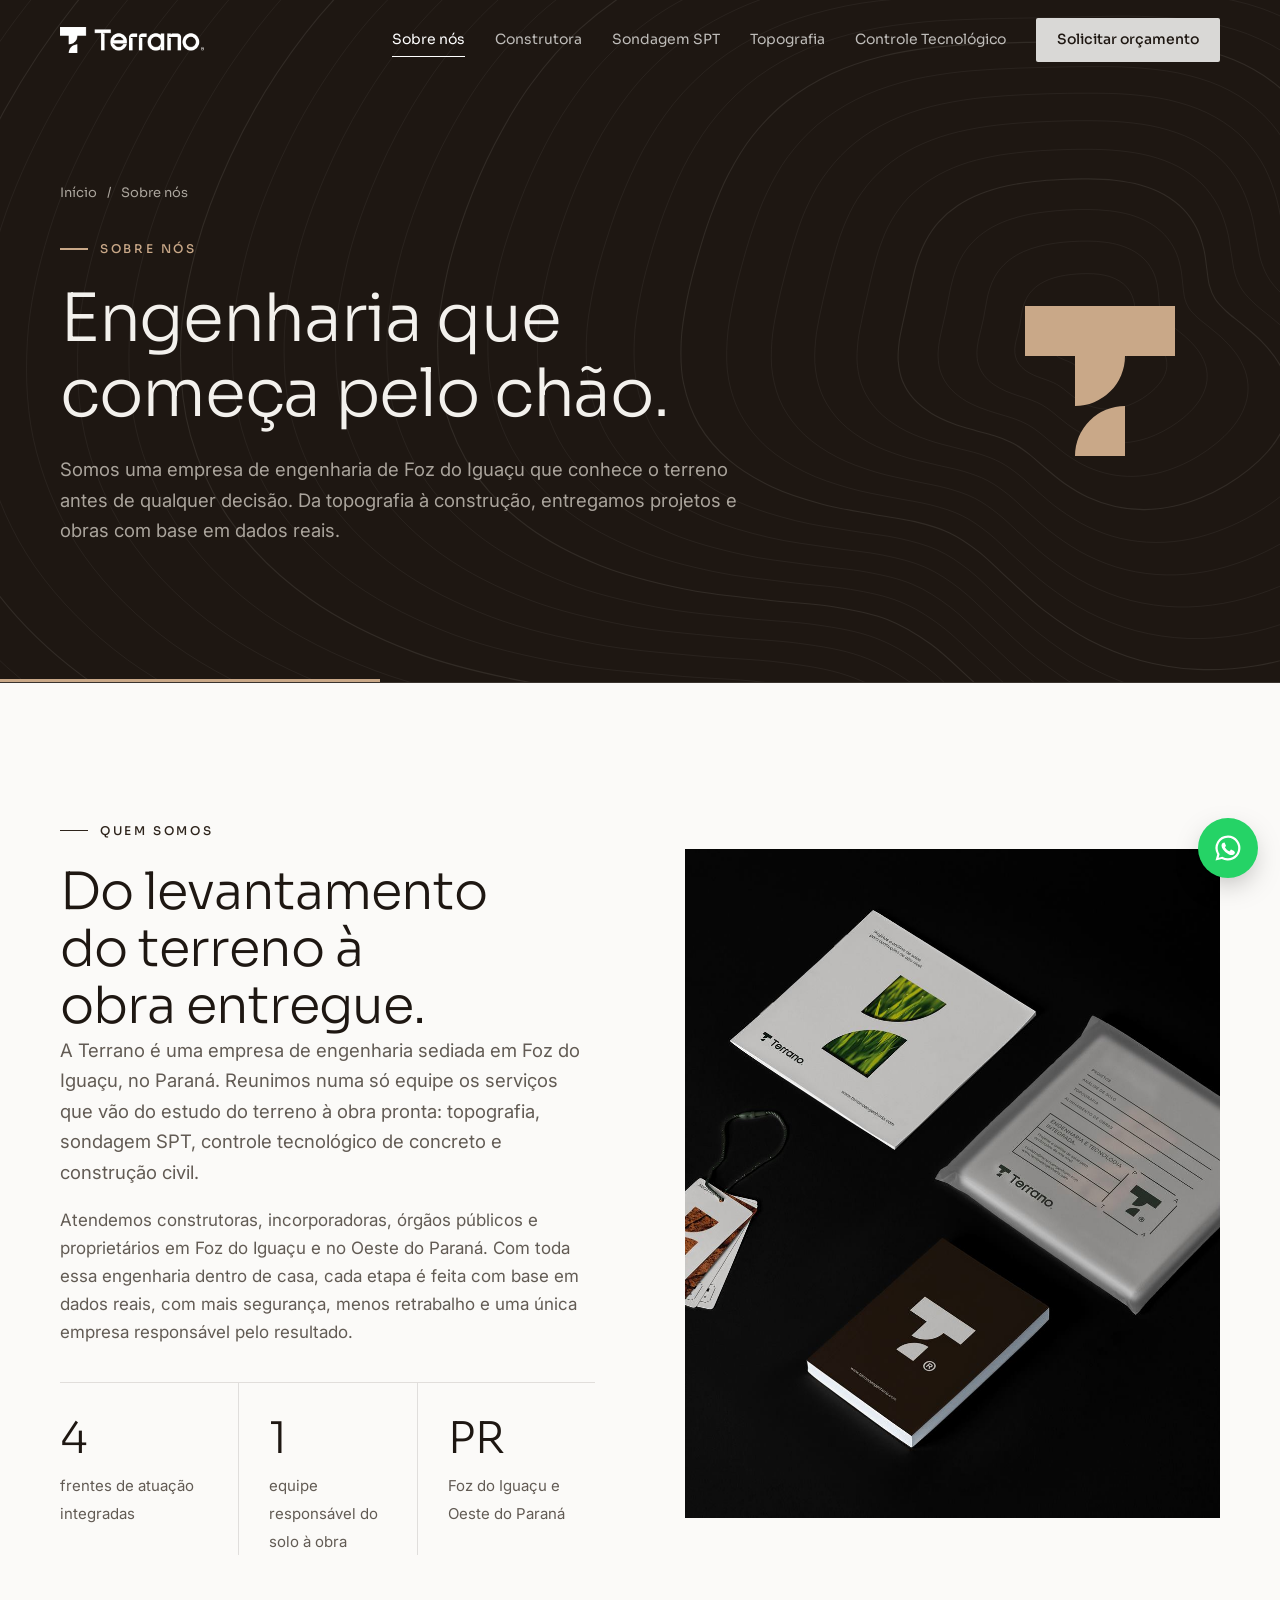
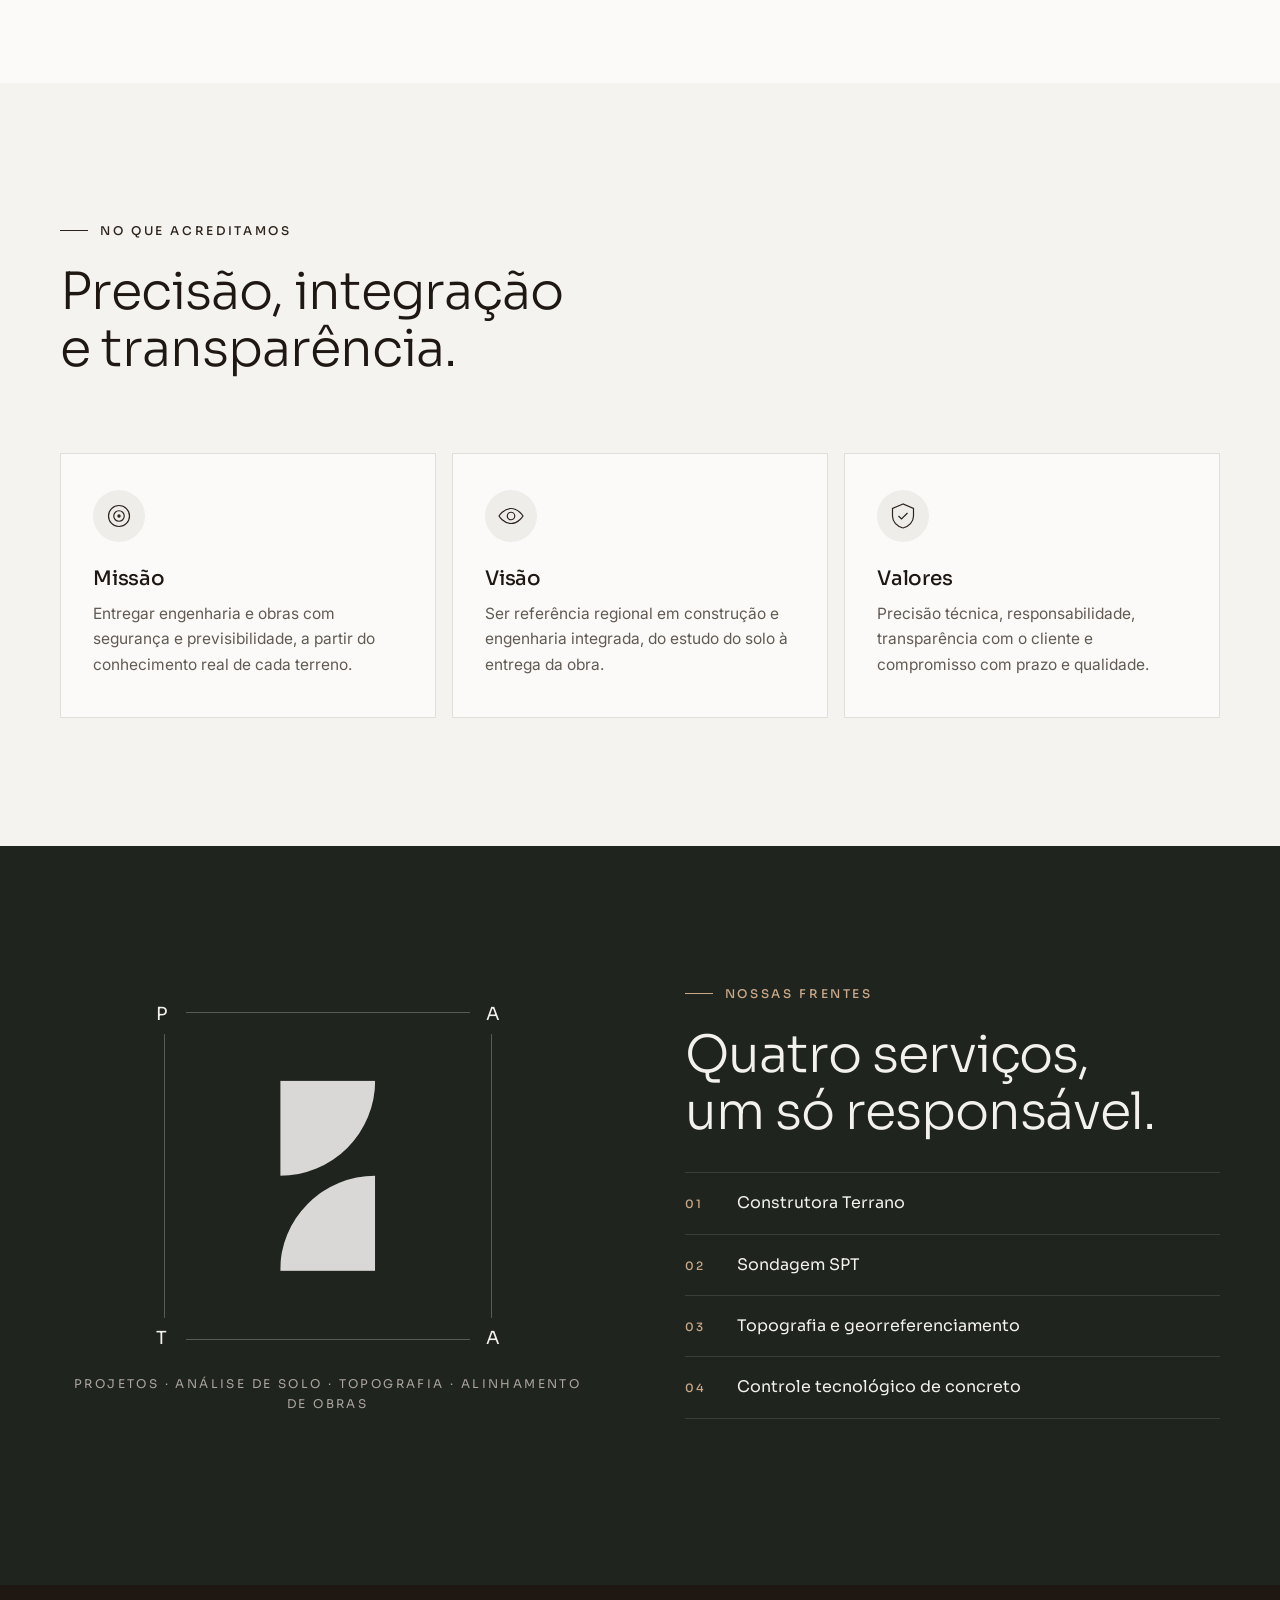
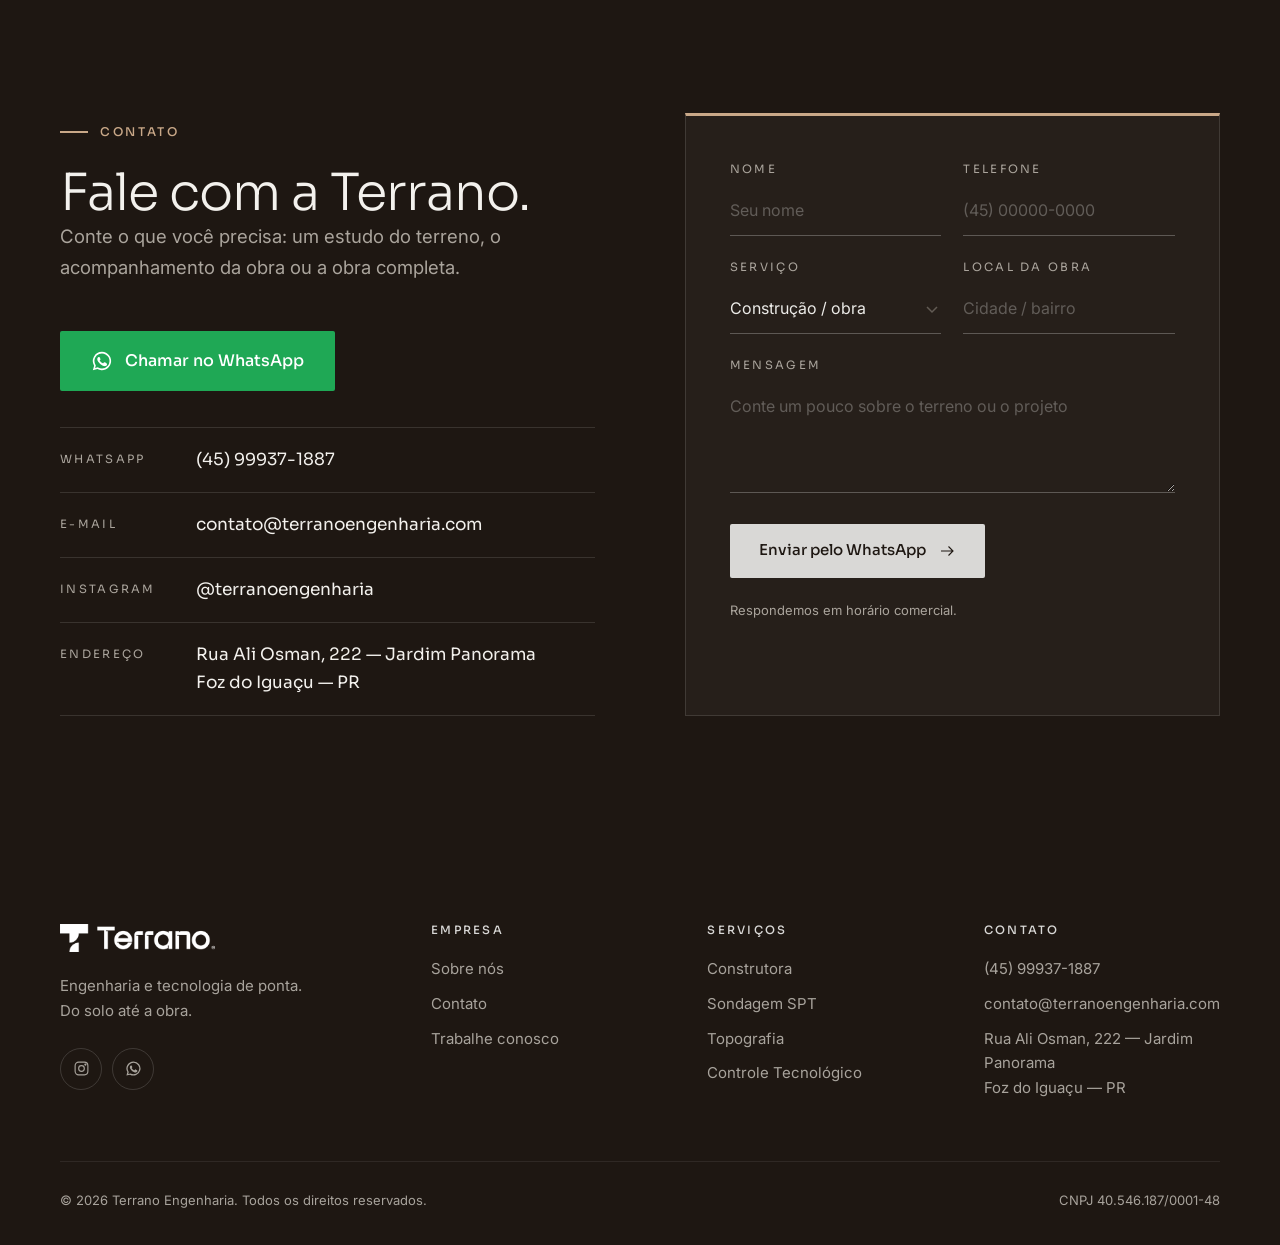
<file: sobre.html>
<!doctype html>
<html lang="pt-BR">
<head>
  <meta charset="utf-8">
  <meta name="viewport" content="width=device-width, initial-scale=1">
  <title>Sobre nós | Terrano Engenharia</title>
  <meta name="description" content="Conheça a Terrano: engenharia de Foz do Iguaçu que une topografia, sondagem SPT, controle tecnológico e construtora. Do solo até a obra.">
  <link rel="canonical" href="https://terranoengenharia.com/sobre.html">
  <meta property="og:type" content="website">
  <meta property="og:title" content="Sobre nós | Terrano Engenharia">
  <meta property="og:description" content="Conheça a Terrano: engenharia de Foz do Iguaçu que une topografia, sondagem SPT, controle tecnológico e construtora. Do solo até a obra.">
  <meta property="og:image" content="https://terranoengenharia.com/assets/img/tapume.jpg">
  <meta property="og:locale" content="pt_BR">
  <meta name="theme-color" content="#f4f3f0">
  <link rel="icon" href="assets/img/favicon.svg" type="image/svg+xml">
  <link rel="icon" href="assets/img/simbolo-terrano.png" type="image/png">
  <link rel="apple-touch-icon" href="assets/img/simbolo-terrano.png">
  <link rel="preconnect" href="https://fonts.googleapis.com">
  <link rel="preconnect" href="https://fonts.gstatic.com" crossorigin>
  <link href="https://fonts.googleapis.com/css2?family=Inter:wght@400;500;600&family=Sora:wght@300;400;500;600&display=swap" rel="stylesheet">
  <link rel="stylesheet" href="assets/css/style.css?v=3">
  <!-- Google tag (Google Ads AW-17785428601) — mede cliques no WhatsApp como conversão -->
  <script async src="https://www.googletagmanager.com/gtag/js?id=AW-17785428601"></script>
  <script>
    window.dataLayer = window.dataLayer || [];
    function gtag(){dataLayer.push(arguments);}
    gtag('js', new Date());
    gtag('config', 'AW-17785428601');
  </script>
  <script type="application/ld+json">
  {
    "@context": "https://schema.org",
    "@type": "GeneralContractor",
    "name": "Terrano Engenharia",
    "url": "https://terranoengenharia.com/",
    "logo": "https://terranoengenharia.com/assets/img/simbolo-terrano.png",
    "image": "https://terranoengenharia.com/assets/img/tapume.jpg",
    "telephone": "+55-45-99937-1887",
    "email": "contato@terranoengenharia.com",
    "taxID": "40.546.187/0001-48",
    "address": { "@type": "PostalAddress", "streetAddress": "Rua Ali Osman, 222 - Jardim Panorama", "addressLocality": "Foz do Iguaçu", "addressRegion": "PR", "addressCountry": "BR" },
    "areaServed": ["Foz do Iguaçu", "Oeste do Paraná"],
    "sameAs": ["https://www.instagram.com/terranoengenharia"]
  }
  </script>
</head>
<body>

<!-- Máscaras do símbolo T (usadas em todo o site) -->
<svg width="0" height="0" style="position:absolute" aria-hidden="true">
  <defs>
    <clipPath id="clip-t" clipPathUnits="objectBoundingBox">
      <path transform="scale(0.3333333)" d="M0 0H3V1H2A1 1 0 0 1 1 2V1H0Z M2 2V3H1A1 1 0 0 1 2 2Z"/>
    </clipPath>
    <clipPath id="clip-halves" clipPathUnits="objectBoundingBox">
      <path transform="scale(1 0.5) translate(-1 -1)" d="M1 1H2A1 1 0 0 1 1 2Z M2 2V3H1A1 1 0 0 1 2 2Z"/>
    </clipPath>
    <symbol id="t-symbol" viewBox="0 0 3 3"><path fill="currentColor" d="M0 0H3V1H2A1 1 0 0 1 1 2V1H0Z M2 2V3H1A1 1 0 0 1 2 2Z"/></symbol>
    <symbol id="arrow" viewBox="0 0 24 24"><path fill="none" stroke="currentColor" stroke-width="1.5" d="M4 12h16m-6-6 6 6-6 6"/></symbol>
    <symbol id="camera" viewBox="0 0 48 48"><g fill="none" stroke="currentColor" stroke-width="1.5"><path d="M6 15h8l3-5h14l3 5h8v23H6z"/><circle cx="24" cy="26" r="7"/></g></symbol>
    <symbol id="wa" viewBox="0 0 24 24"><path fill="currentColor" d="M12 2a10 10 0 0 0-8.6 15.1L2 22l5-1.3A10 10 0 1 0 12 2Zm0 18.2a8.2 8.2 0 0 1-4.2-1.1l-.3-.2-3 .8.8-2.9-.2-.3A8.2 8.2 0 1 1 12 20.2Zm4.5-6.1c-.2-.1-1.5-.7-1.7-.8-.2-.1-.4-.1-.6.1l-.8 1c-.1.2-.3.2-.5.1a6.7 6.7 0 0 1-3.3-2.9c-.2-.4.2-.4.7-1.3.1-.2 0-.3 0-.4l-.8-1.8c-.2-.5-.4-.4-.6-.4h-.5a1 1 0 0 0-.7.3 3 3 0 0 0-.9 2.2 5.2 5.2 0 0 0 1.1 2.7 11.8 11.8 0 0 0 4.5 4c1.7.7 2.3.8 3.2.6.5-.1 1.5-.6 1.7-1.2.2-.6.2-1.1.2-1.2-.1-.1-.3-.2-.5-.3Z"/></symbol>
  </defs>
</svg>

<!-- ============ HEADER ============ -->
<header class="header">
  <div class="container">
    <a class="logo" href="index.html" aria-label="Terrano — página inicial"><img class="logo--dark" src="assets/img/logo-terrano-escuro.png" alt="Terrano" width="143" height="26"><img class="logo--light" src="assets/img/logo-terrano.png" alt="" width="143" height="26"></a>
    <nav class="nav" aria-label="Principal">
      <a href="sobre.html" aria-current="page">Sobre nós</a>
      <a href="construtora.html">Construtora</a>
      <a href="sondagem-de-solo.html">Sondagem SPT</a>
      <a href="topografia.html">Topografia</a>
      <a href="controle-tecnologico.html">Controle Tecnológico</a>
      <a class="btn btn--primary" href="#contato">Solicitar orçamento</a>
    </nav>
    <button class="menu-toggle" aria-label="Abrir menu" aria-expanded="false"><span></span><span></span><span></span></button>
  </div>
</header>

<main>
<!-- ============ HERO ============ -->
<section class="page-hero dark">
  <div class="contours" data-seed="17" data-x="0.85" data-y="0.5"></div>
  <div class="container page-hero-grid">
    <div>
      <nav class="breadcrumb reveal" aria-label="Você está em"><a href="index.html">Início</a><span>/</span><span>Sobre nós</span></nav>
      <span class="eyebrow reveal">Sobre nós</span>
      <h1 class="h-xl reveal" data-delay="1">Engenharia que começa pelo chão.</h1>
      <p class="lead reveal" data-delay="2">Somos uma empresa de engenharia de Foz do Iguaçu que conhece o terreno antes de qualquer decisão. Da topografia à construção, entregamos projetos e obras com base em dados reais.</p>
    </div>
    <svg class="hero-symbol reveal" data-delay="2" aria-hidden="true"><use href="#t-symbol"/></svg>
  </div>
</section>

<!-- ============ HISTÓRIA ============ -->
<section class="section bg-surface">
  <div class="container split">
    <div>
      <span class="eyebrow reveal">Quem somos</span>
      <h2 class="h-lg reveal" data-delay="1">Do levantamento do terreno à obra entregue.</h2>
      <p class="lead reveal" data-delay="2">A Terrano é uma empresa de engenharia sediada em Foz do Iguaçu, no Paraná. Reunimos numa só equipe os serviços que vão do estudo do terreno à obra pronta: topografia, sondagem SPT, controle tecnológico de concreto e construção civil.</p>
      <p class="reveal" data-delay="2" style="color:var(--muted)">Atendemos construtoras, incorporadoras, órgãos públicos e proprietários em Foz do Iguaçu e no Oeste do Paraná. Com toda essa engenharia dentro de casa, cada etapa é feita com base em dados reais, com mais segurança, menos retrabalho e uma única empresa responsável pelo resultado.</p>
      <div class="facts reveal" data-delay="3" style="margin-top:36px">
        <div class="fact"><b>4</b><span>frentes de atuação integradas</span></div>
        <div class="fact"><b>1</b><span>equipe responsável do solo à obra</span></div>
        <div class="fact"><b>PR</b><span>Foz do Iguaçu e Oeste do Paraná</span></div>
      </div>
    </div>
    <div class="split-media reveal" data-delay="1"><img src="assets/img/papelaria.jpg" alt="Materiais com a identidade visual da Terrano" loading="lazy" width="1600" height="1333"></div>
  </div>
</section>

<!-- ============ MISSÃO / VISÃO / VALORES ============ -->
<section class="section">
  <div class="container">
    <div class="section-head">
      <div>
        <span class="eyebrow reveal">No que acreditamos</span>
        <h2 class="h-lg reveal" data-delay="1">Precisão, integração e transparência.</h2>
      </div>
    </div>
    <div class="features">
      <div class="feature reveal"><svg class="icon" viewBox="0 0 40 40" fill="none" stroke="currentColor" stroke-width="1.6"><circle cx="20" cy="20" r="14"/><circle cx="20" cy="20" r="7"/><circle cx="20" cy="20" r="1.5" fill="currentColor"/></svg><h3>Missão</h3><p>Entregar engenharia e obras com segurança e previsibilidade, a partir do conhecimento real de cada terreno.</p></div>
      <div class="feature reveal" data-delay="1"><svg class="icon" viewBox="0 0 40 40" fill="none" stroke="currentColor" stroke-width="1.6"><path d="M4 20s6-10 16-10 16 10 16 10-6 10-16 10S4 20 4 20z"/><circle cx="20" cy="20" r="5"/></svg><h3>Visão</h3><p>Ser referência regional em construção e engenharia integrada, do estudo do solo à entrega da obra.</p></div>
      <div class="feature reveal" data-delay="2"><svg class="icon" viewBox="0 0 40 40" fill="none" stroke="currentColor" stroke-width="1.6"><path d="M20 4 6 10v10c0 8 6 14 14 16 8-2 14-8 14-16V10z"/><path d="m14 20 4 4 8-8"/></svg><h3>Valores</h3><p>Precisão técnica, responsabilidade, transparência com o cliente e compromisso com prazo e qualidade.</p></div>
    </div>
  </div>
</section>

<!-- ============ SELO / FRENTES ============ -->
<section class="section dark--green">
  <div class="container split">
    <div class="reveal">
      <div class="seal">
        <div class="frame"><span>P</span><span>A</span><span>T</span><span>A</span><i></i><i></i><i></i><i></i></div>
        <div class="t-halves"></div>
      </div>
      <p class="seal-legend">Projetos · Análise de solo · Topografia · Alinhamento de obras</p>
    </div>
    <div>
      <span class="eyebrow reveal">Nossas frentes</span>
      <h2 class="h-lg reveal" data-delay="1">Quatro serviços, um só responsável.</h2>
      <ul class="ruled-list reveal" data-delay="2">
        <li><small>01</small><a href="construtora.html">Construtora Terrano</a></li>
        <li><small>02</small><a href="sondagem-de-solo.html">Sondagem SPT</a></li>
        <li><small>03</small><a href="topografia.html">Topografia e georreferenciamento</a></li>
        <li><small>04</small><a href="controle-tecnologico.html">Controle tecnológico de concreto</a></li>
      </ul>
    </div>
  </div>
</section>



<!-- ============ CONTATO ============ -->
<section class="section dark" id="contato">
  <div class="container contact-grid">
    <div>
      <span class="eyebrow reveal">Contato</span>
      <h2 class="h-lg reveal" data-delay="1">Fale com a Terrano.</h2>
      <p class="lead reveal" data-delay="2">Conte o que você precisa: um estudo do terreno, o acompanhamento da obra ou a obra completa.</p>
      <a class="btn btn--wa contact-wa reveal" data-delay="2" data-wa="Olá! Vim pelo site da Terrano e gostaria de mais informações." href="#"><svg><use href="#wa"/></svg>Chamar no WhatsApp</a>
      <ul class="contact-info reveal" data-delay="3">
        <li><small>WhatsApp</small><a data-wa href="#">(45) 99937-1887</a></li>
        <li><small>E-mail</small><a href="mailto:contato@terranoengenharia.com">contato@terranoengenharia.com</a></li>
        <li><small>Instagram</small><a href="https://www.instagram.com/terranoengenharia" target="_blank" rel="noopener">@terranoengenharia</a></li>
        <li><small>Endereço</small><span>Rua Ali Osman, 222 — Jardim Panorama<br>Foz do Iguaçu — PR</span></li>
      </ul>
    </div>
    <form class="form reveal" id="form-contato" data-delay="2">
      <div class="row">
        <div class="field"><label for="nome">Nome</label><input id="nome" name="nome" required placeholder="Seu nome"></div>
        <div class="field"><label for="telefone">Telefone</label><input id="telefone" name="telefone" type="tel" placeholder="(45) 00000-0000"></div>
      </div>
      <div class="row">
        <div class="field">
          <label for="servico">Serviço</label>
          <select id="servico" name="servico" required>
            <option value="Construção / obra">Construção / obra</option>
            <option value="Sondagem SPT">Sondagem SPT</option>
            <option value="Topografia">Topografia</option>
            <option value="Controle tecnológico de concreto">Controle tecnológico de concreto</option>
            <option value="Ainda não sei">Ainda não sei</option>
          </select>
        </div>
        <div class="field"><label for="cidade">Local da obra</label><input id="cidade" name="cidade" placeholder="Cidade / bairro"></div>
      </div>
      <div class="field"><label for="mensagem">Mensagem</label><textarea id="mensagem" name="mensagem" placeholder="Conte um pouco sobre o terreno ou o projeto"></textarea></div>
      <div class="btn-row" style="align-items:center; gap:22px">
        <button class="btn btn--primary" type="submit">Enviar pelo WhatsApp <svg><use href="#arrow"/></svg></button>
        <p class="form-note">Respondemos em horário comercial.</p>
      </div>
    </form>
  </div>
</section>

</main>

<!-- ============ FOOTER ============ -->
<footer class="footer">
  <div class="container">
    <div class="footer-grid">
      <div>
        <a class="logo" href="index.html"><img src="assets/img/logo-terrano.png" alt="Terrano" width="154" height="28"></a>
        <p>Engenharia e tecnologia de ponta.<br>Do solo até a obra.</p>
        <div class="socials">
          <a href="https://www.instagram.com/terranoengenharia" target="_blank" rel="noopener" aria-label="Instagram"><svg viewBox="0 0 24 24" fill="none" stroke="currentColor" stroke-width="1.6"><rect x="3" y="3" width="18" height="18" rx="5"/><circle cx="12" cy="12" r="4"/><circle cx="17.5" cy="6.5" r=".8" fill="currentColor"/></svg></a>
          <a data-wa href="#" aria-label="WhatsApp"><svg><use href="#wa"/></svg></a>
        </div>
      </div>
      <div>
        <h4>Empresa</h4>
        <ul>
          <li><a href="sobre.html">Sobre nós</a></li>
          <li><a href="#contato">Contato</a></li>
          <li><a href="#contato">Trabalhe conosco</a></li>
        </ul>
      </div>
      <div>
        <h4>Serviços</h4>
        <ul>
          <li><a href="construtora.html">Construtora</a></li>
          <li><a href="sondagem-de-solo.html">Sondagem SPT</a></li>
          <li><a href="topografia.html">Topografia</a></li>
          <li><a href="controle-tecnologico.html">Controle Tecnológico</a></li>
        </ul>
      </div>
      <div>
        <h4>Contato</h4>
        <ul>
          <li><a data-wa href="#">(45) 99937-1887</a></li>
          <li><a href="mailto:contato@terranoengenharia.com">contato@terranoengenharia.com</a></li>
          <li>Rua Ali Osman, 222 — Jardim Panorama<br>Foz do Iguaçu — PR</li>
        </ul>
      </div>
    </div>
    <div class="footer-bottom">
      <span>© <span data-year>2026</span> Terrano Engenharia. Todos os direitos reservados.</span>
      <span>CNPJ 40.546.187/0001-48</span>
    </div>
  </div>
</footer>

<a class="wa-float" data-wa="Olá! Vim pelo site da Terrano e gostaria de mais informações." href="#" aria-label="Falar no WhatsApp"><svg><use href="#wa"/></svg></a>

<script src="assets/js/main.js?v=2"></script>
</body>
</html>
</file>
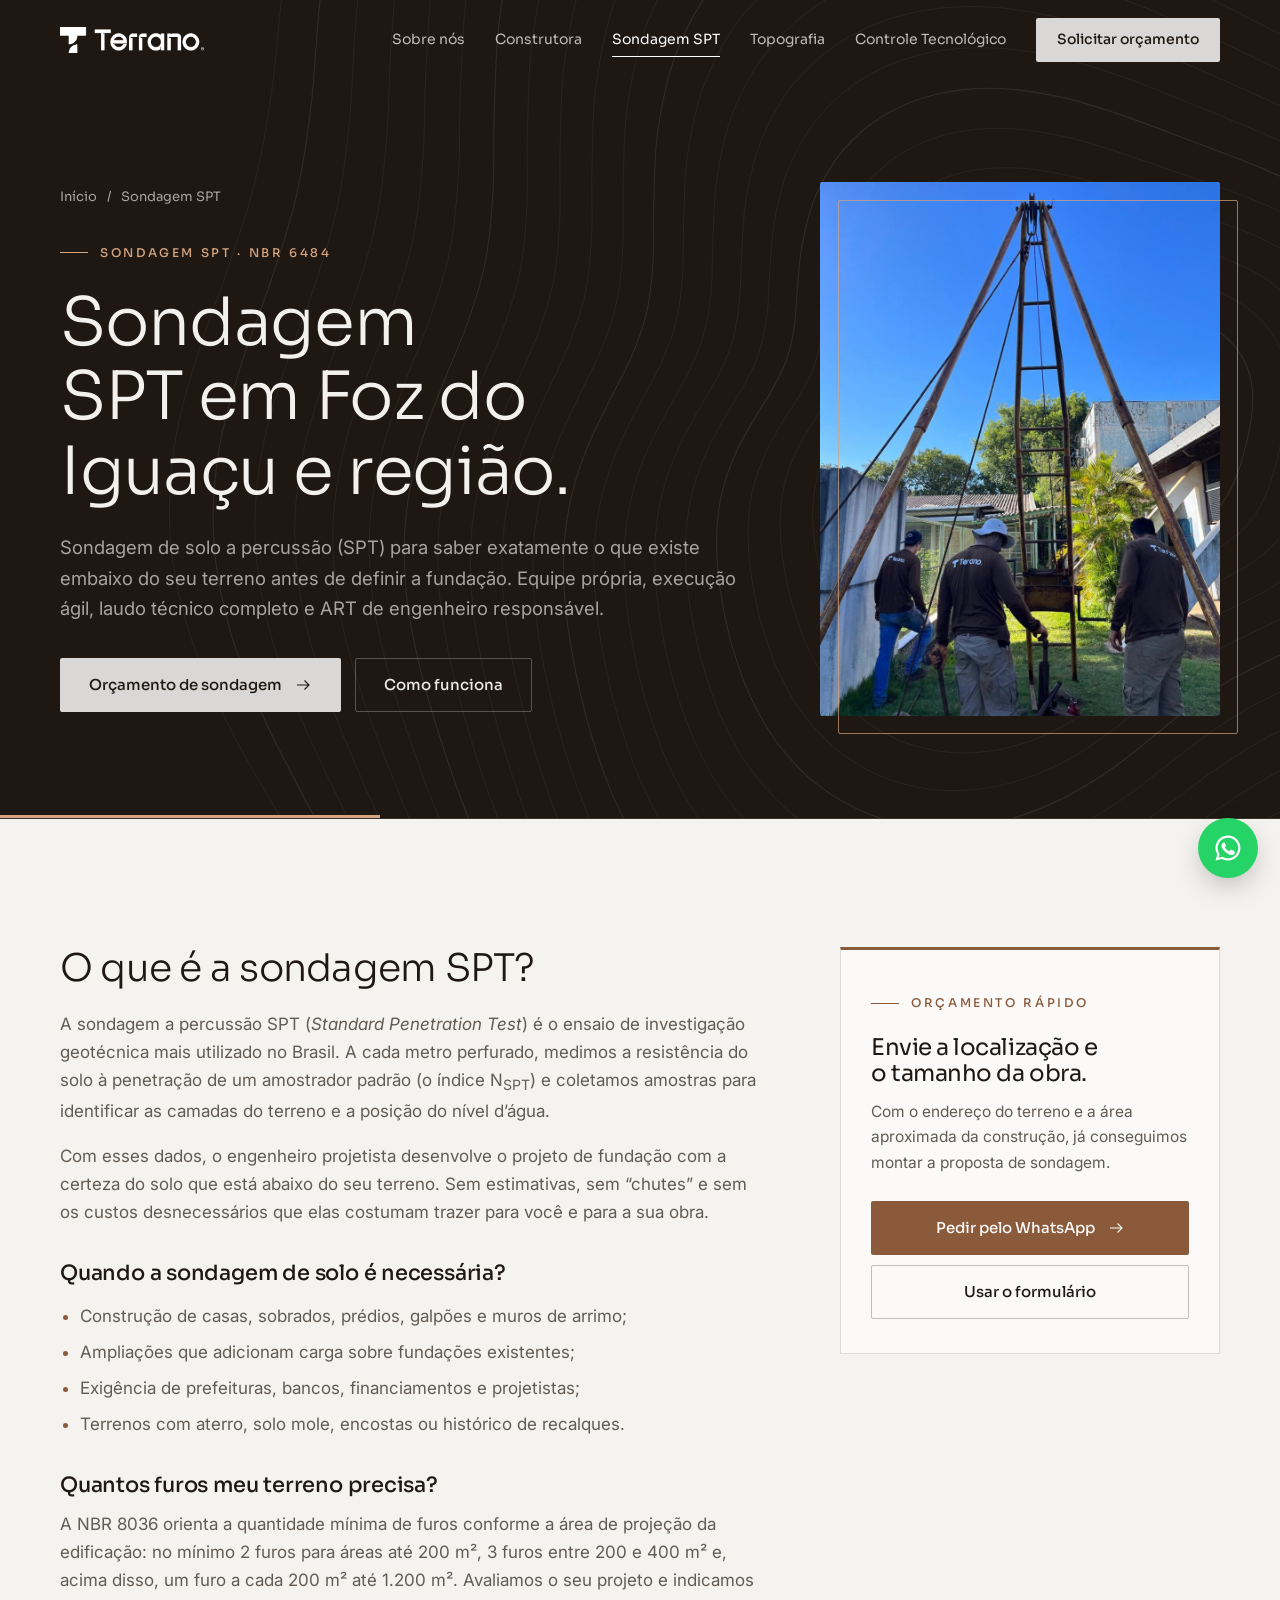
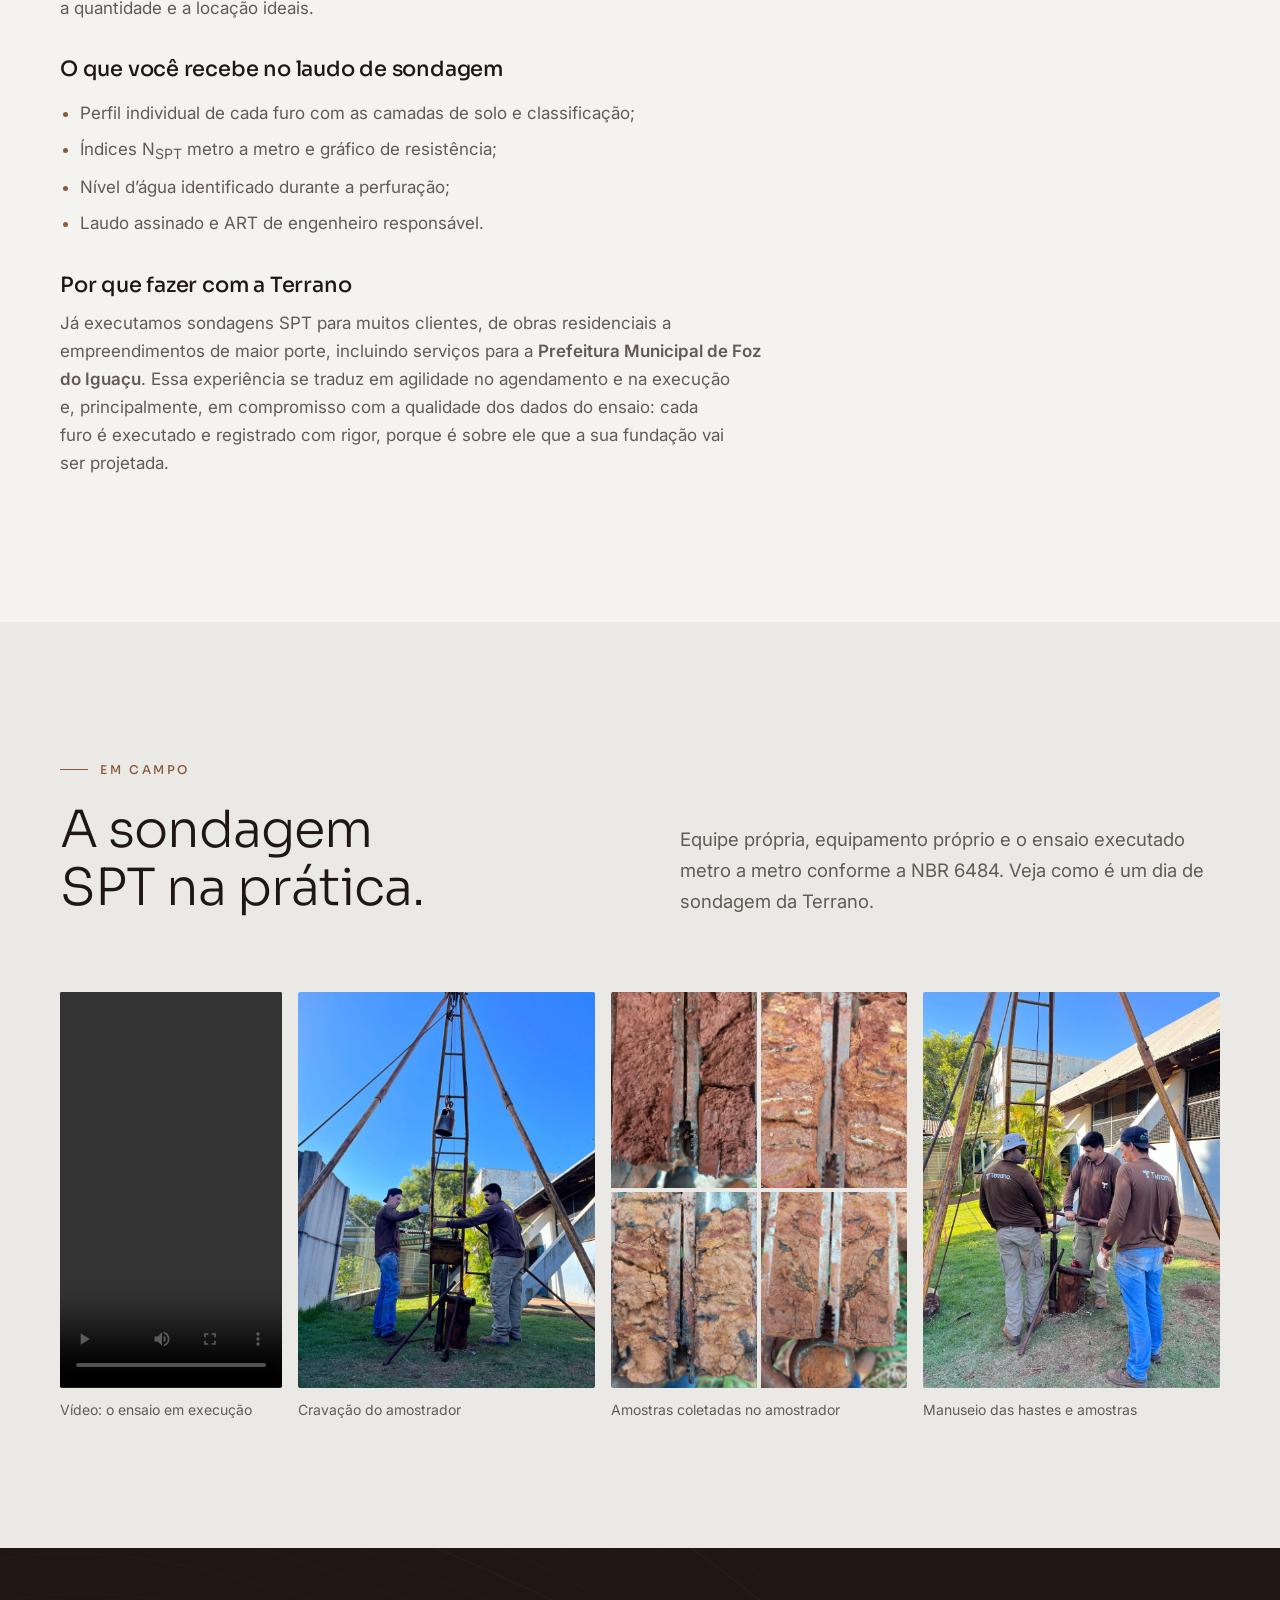
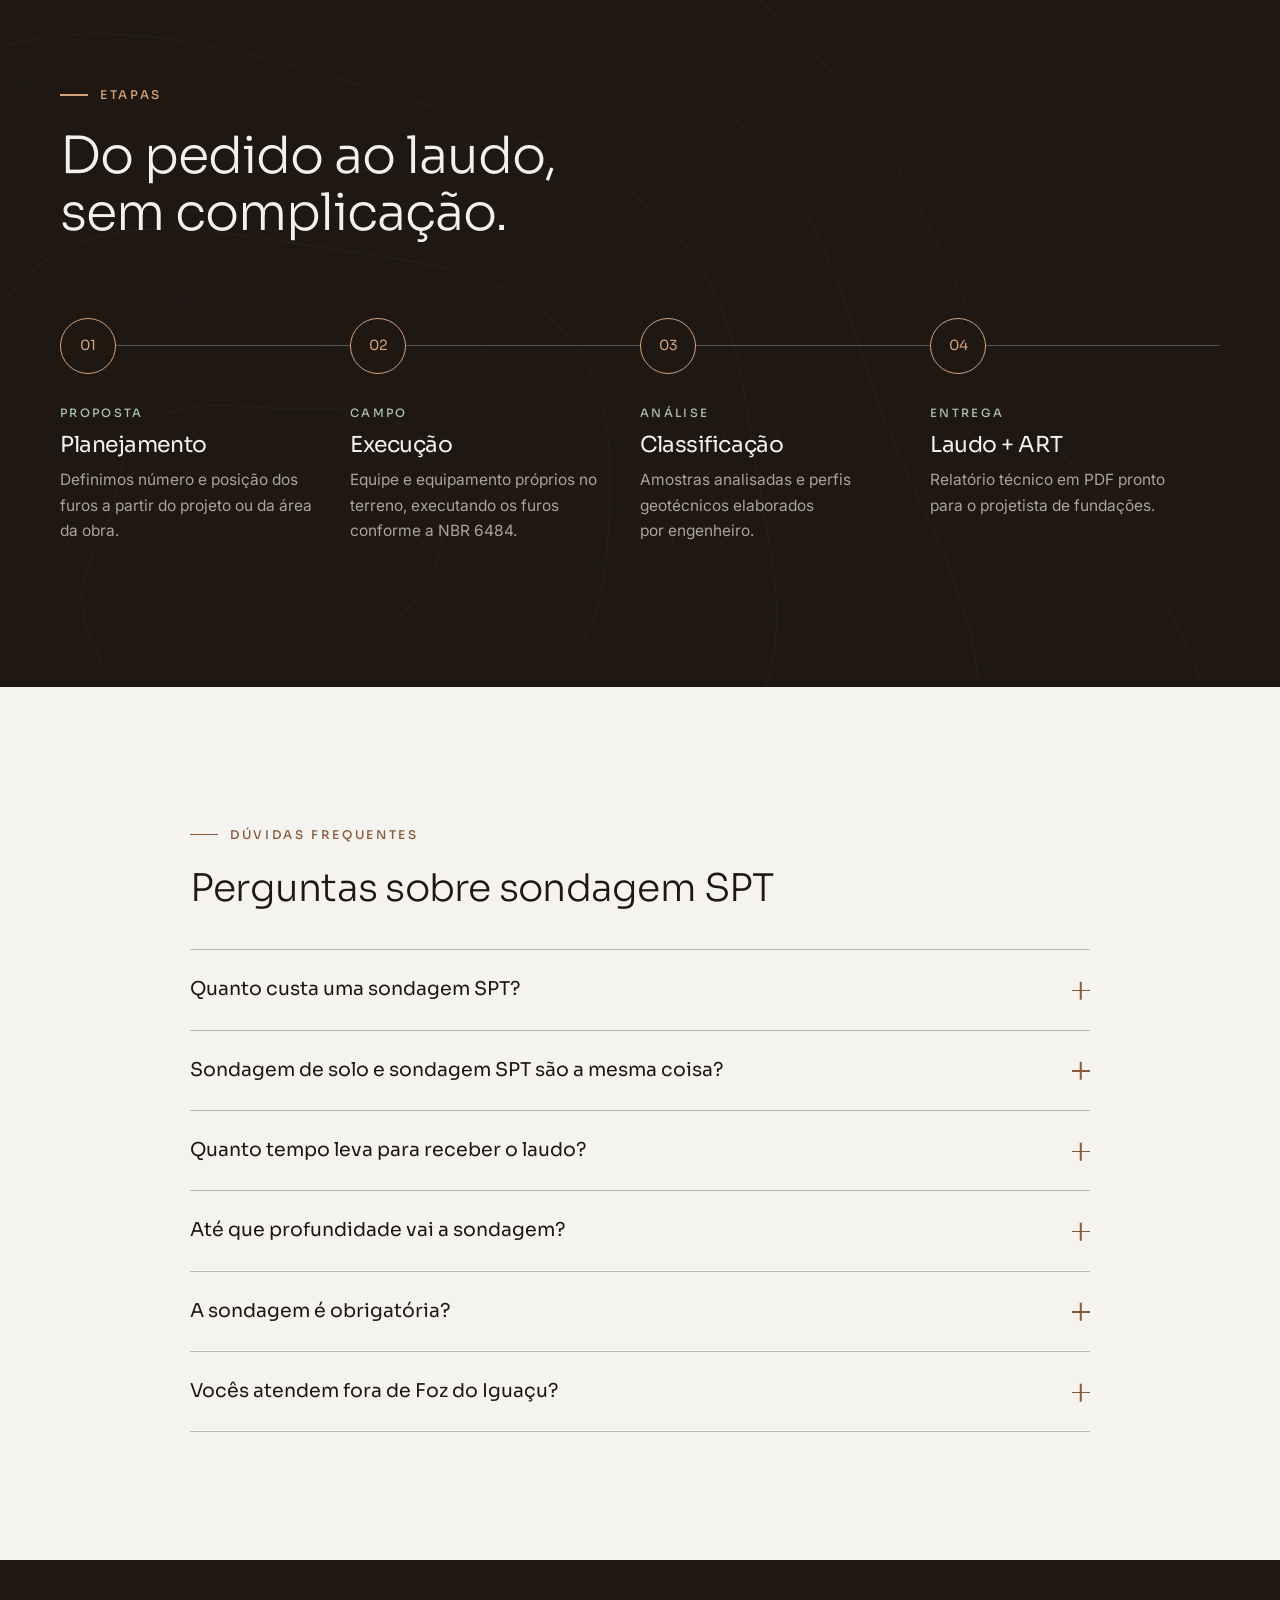
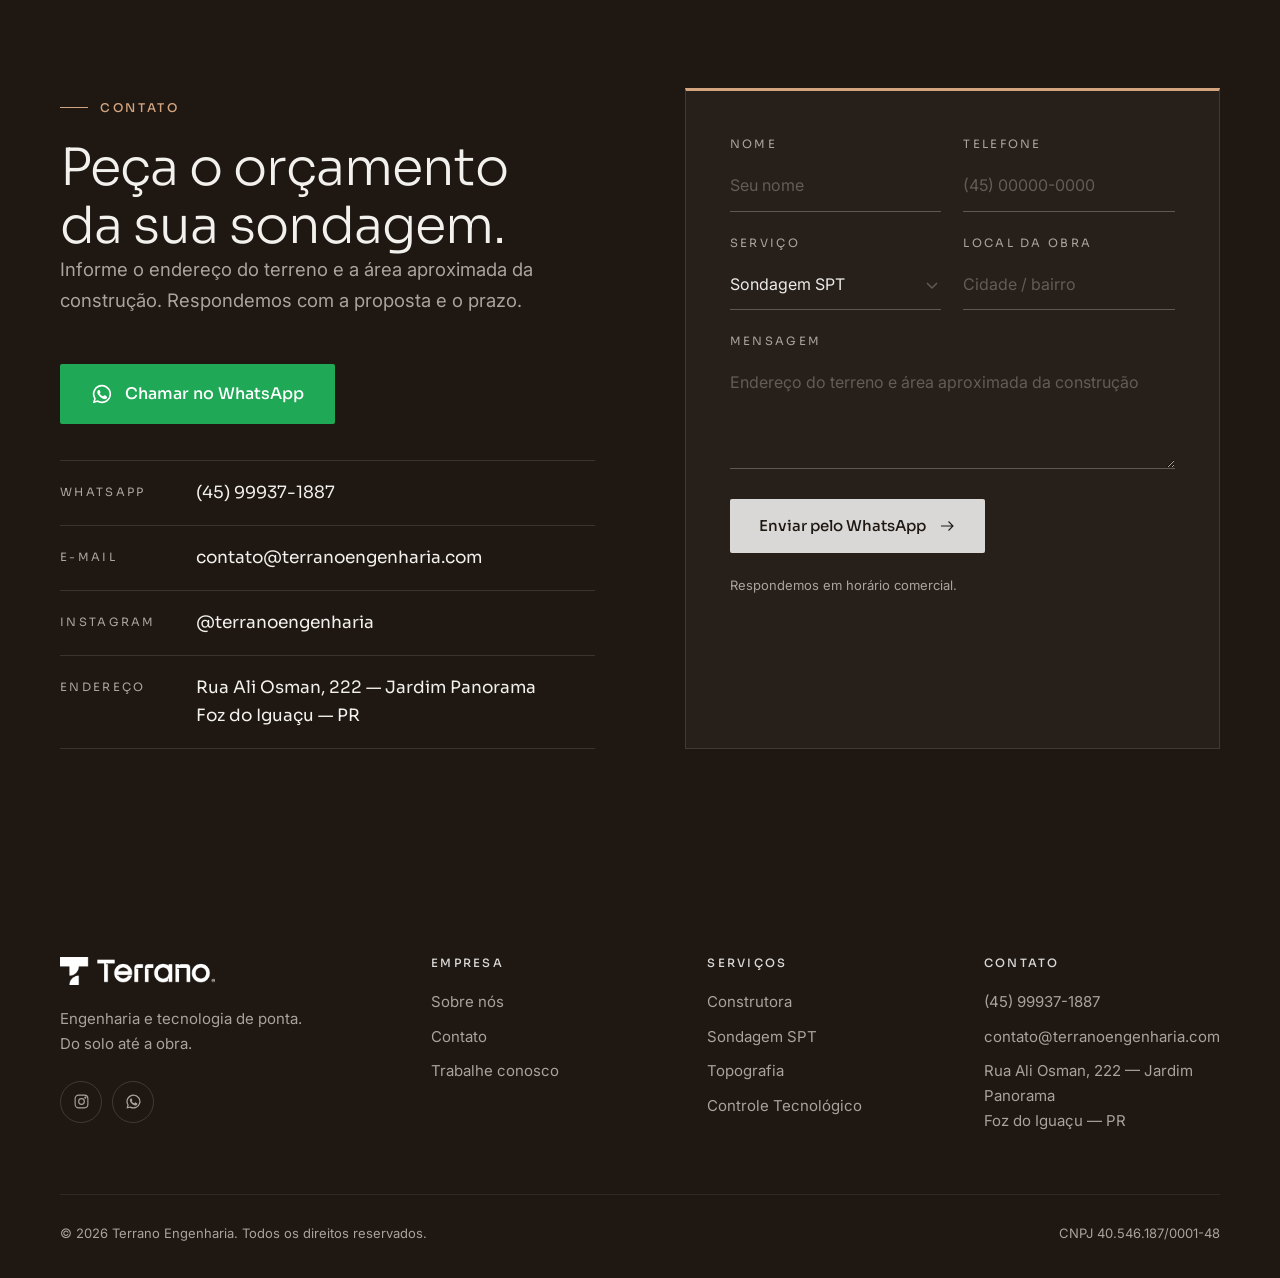
<file: sondagem-de-solo.html>
<!doctype html>
<html lang="pt-BR">
<head>
  <meta charset="utf-8">
  <meta name="viewport" content="width=device-width, initial-scale=1">
  <title>Sondagem SPT em Foz do Iguaçu | Sondagem de Solo | Terrano Engenharia</title>
  <meta name="description" content="Sondagem SPT (sondagem de solo a percussão) em Foz do Iguaçu e região conforme NBR 6484. Laudo técnico com perfil do solo, NSPT, nível de água e ART. Peça seu orçamento.">
  <link rel="canonical" href="https://terranoengenharia.com/sondagem-de-solo.html">
  <meta property="og:type" content="website">
  <meta property="og:title" content="Sondagem SPT em Foz do Iguaçu | Sondagem de Solo | Terrano Engenharia">
  <meta property="og:description" content="Sondagem SPT (sondagem de solo a percussão) em Foz do Iguaçu e região conforme NBR 6484. Laudo técnico com perfil do solo, NSPT, nível de água e ART. Peça seu orçamento.">
  <meta property="og:image" content="https://terranoengenharia.com/assets/img/amostra-solo.jpg">
  <meta property="og:locale" content="pt_BR">
  <meta name="theme-color" content="#f4f3f0">
  <link rel="icon" href="assets/img/favicon.svg" type="image/svg+xml">
  <link rel="icon" href="assets/img/simbolo-terrano.png" type="image/png">
  <link rel="apple-touch-icon" href="assets/img/simbolo-terrano.png">
  <link rel="preconnect" href="https://fonts.googleapis.com">
  <link rel="preconnect" href="https://fonts.gstatic.com" crossorigin>
  <link href="https://fonts.googleapis.com/css2?family=Inter:wght@400;500;600&family=Sora:wght@300;400;500;600&display=swap" rel="stylesheet">
  <link rel="stylesheet" href="assets/css/style.css?v=3">
  <!-- Google tag (Google Ads AW-17785428601) — mede cliques no WhatsApp como conversão -->
  <script async src="https://www.googletagmanager.com/gtag/js?id=AW-17785428601"></script>
  <script>
    window.dataLayer = window.dataLayer || [];
    function gtag(){dataLayer.push(arguments);}
    gtag('js', new Date());
    gtag('config', 'AW-17785428601');
  </script>
  <script type="application/ld+json">
  {
    "@context": "https://schema.org",
    "@type": "GeneralContractor",
    "name": "Terrano Engenharia",
    "url": "https://terranoengenharia.com/",
    "logo": "https://terranoengenharia.com/assets/img/simbolo-terrano.png",
    "image": "https://terranoengenharia.com/assets/img/tapume.jpg",
    "telephone": "+55-45-99937-1887",
    "email": "contato@terranoengenharia.com",
    "taxID": "40.546.187/0001-48",
    "address": { "@type": "PostalAddress", "streetAddress": "Rua Ali Osman, 222 - Jardim Panorama", "addressLocality": "Foz do Iguaçu", "addressRegion": "PR", "addressCountry": "BR" },
    "areaServed": ["Foz do Iguaçu", "Oeste do Paraná"],
    "sameAs": ["https://www.instagram.com/terranoengenharia"]
  }
  </script>
  <script type="application/ld+json">
  { "@context": "https://schema.org", "@type": "Service", "serviceType": "Sondagem SPT", "provider": { "@type": "LocalBusiness", "name": "Terrano Engenharia", "url": "https://terranoengenharia.com/" }, "areaServed": ["Foz do Iguaçu", "Oeste do Paraná"], "url": "https://terranoengenharia.com/sondagem-de-solo.html" }
  </script>
  <script type="application/ld+json">
  {
    "@context": "https://schema.org",
    "@type": "FAQPage",
    "mainEntity": [
      { "@type": "Question", "name": "Quanto custa uma sondagem SPT?", "acceptedAnswer": { "@type": "Answer", "text": "O valor da sondagem de solo depende principalmente do número de furos, da profundidade prevista e da localização do terreno. Envie pelo WhatsApp o endereço e a área aproximada da obra que retornamos com o orçamento e o prazo." } },
      { "@type": "Question", "name": "Sondagem de solo e sondagem SPT são a mesma coisa?", "acceptedAnswer": { "@type": "Answer", "text": "Sondagem de solo é o nome geral da investigação do terreno. A sondagem SPT (sondagem a percussão) é o tipo mais usado no Brasil para projetar fundações de casas, prédios e galpões, e é o serviço que a Terrano executa, conforme a NBR 6484." } },
      { "@type": "Question", "name": "Quanto tempo leva para receber o laudo?", "acceptedAnswer": { "@type": "Answer", "text": "O tempo de execução depende do número de furos e das profundidades atingidas. Como referência, uma sondagem com 2 furos costuma levar em média de 1 a 2 dias em campo. O laudo é entregue em no máximo 1 dia útil após a finalização do ensaio." } },
      { "@type": "Question", "name": "Até que profundidade vai a sondagem?", "acceptedAnswer": { "@type": "Answer", "text": "O ensaio padrão vai até 15 metros de profundidade. A perfuração pode ser paralisada antes disso caso o amostrador atinja o impenetrável, como uma camada de rocha, seguindo os critérios de paralisação da NBR 6484." } },
      { "@type": "Question", "name": "A sondagem é obrigatória?", "acceptedAnswer": { "@type": "Answer", "text": "A norma de fundações (NBR 6122) exige investigação geotécnica para o projeto de fundações. Além disso, muitas prefeituras, bancos e projetistas solicitam o laudo de sondagem." } },
      { "@type": "Question", "name": "Vocês atendem fora de Foz do Iguaçu?", "acceptedAnswer": { "@type": "Answer", "text": "Sim. Além de Foz do Iguaçu, atendemos Santa Terezinha de Itaipu, São Miguel do Iguaçu, Medianeira e as demais cidades do Oeste do Paraná. Consulte a disponibilidade para outras localidades." } }
    ]
  }
  </script>
</head>
<body class="accent-earth">

<!-- Máscaras do símbolo T (usadas em todo o site) -->
<svg width="0" height="0" style="position:absolute" aria-hidden="true">
  <defs>
    <clipPath id="clip-t" clipPathUnits="objectBoundingBox">
      <path transform="scale(0.3333333)" d="M0 0H3V1H2A1 1 0 0 1 1 2V1H0Z M2 2V3H1A1 1 0 0 1 2 2Z"/>
    </clipPath>
    <clipPath id="clip-halves" clipPathUnits="objectBoundingBox">
      <path transform="scale(1 0.5) translate(-1 -1)" d="M1 1H2A1 1 0 0 1 1 2Z M2 2V3H1A1 1 0 0 1 2 2Z"/>
    </clipPath>
    <symbol id="t-symbol" viewBox="0 0 3 3"><path fill="currentColor" d="M0 0H3V1H2A1 1 0 0 1 1 2V1H0Z M2 2V3H1A1 1 0 0 1 2 2Z"/></symbol>
    <symbol id="arrow" viewBox="0 0 24 24"><path fill="none" stroke="currentColor" stroke-width="1.5" d="M4 12h16m-6-6 6 6-6 6"/></symbol>
    <symbol id="camera" viewBox="0 0 48 48"><g fill="none" stroke="currentColor" stroke-width="1.5"><path d="M6 15h8l3-5h14l3 5h8v23H6z"/><circle cx="24" cy="26" r="7"/></g></symbol>
    <symbol id="wa" viewBox="0 0 24 24"><path fill="currentColor" d="M12 2a10 10 0 0 0-8.6 15.1L2 22l5-1.3A10 10 0 1 0 12 2Zm0 18.2a8.2 8.2 0 0 1-4.2-1.1l-.3-.2-3 .8.8-2.9-.2-.3A8.2 8.2 0 1 1 12 20.2Zm4.5-6.1c-.2-.1-1.5-.7-1.7-.8-.2-.1-.4-.1-.6.1l-.8 1c-.1.2-.3.2-.5.1a6.7 6.7 0 0 1-3.3-2.9c-.2-.4.2-.4.7-1.3.1-.2 0-.3 0-.4l-.8-1.8c-.2-.5-.4-.4-.6-.4h-.5a1 1 0 0 0-.7.3 3 3 0 0 0-.9 2.2 5.2 5.2 0 0 0 1.1 2.7 11.8 11.8 0 0 0 4.5 4c1.7.7 2.3.8 3.2.6.5-.1 1.5-.6 1.7-1.2.2-.6.2-1.1.2-1.2-.1-.1-.3-.2-.5-.3Z"/></symbol>
  </defs>
</svg>

<!-- ============ HEADER ============ -->
<header class="header">
  <div class="container">
    <a class="logo" href="index.html" aria-label="Terrano — página inicial"><img class="logo--dark" src="assets/img/logo-terrano-escuro.png" alt="Terrano" width="143" height="26"><img class="logo--light" src="assets/img/logo-terrano.png" alt="" width="143" height="26"></a>
    <nav class="nav" aria-label="Principal">
      <a href="sobre.html">Sobre nós</a>
      <a href="construtora.html">Construtora</a>
      <a href="sondagem-de-solo.html" aria-current="page">Sondagem SPT</a>
      <a href="topografia.html">Topografia</a>
      <a href="controle-tecnologico.html">Controle Tecnológico</a>
      <a class="btn btn--primary" href="#contato">Solicitar orçamento</a>
    </nav>
    <button class="menu-toggle" aria-label="Abrir menu" aria-expanded="false"><span></span><span></span><span></span></button>
  </div>
</header>

<main>
<!-- ============ HERO ============ -->
<section class="page-hero dark">
  <div class="contours" data-seed="33" data-x="0.82" data-y="0.55"></div>
  <div class="container page-hero-grid page-hero-grid--photo">
    <div>
      <nav class="breadcrumb reveal" aria-label="Você está em"><a href="index.html">Início</a><span>/</span><span>Sondagem SPT</span></nav>
      <span class="eyebrow reveal">Sondagem SPT · NBR 6484</span>
      <h1 class="h-xl reveal" data-delay="1">Sondagem SPT em Foz do Iguaçu e região.</h1>
      <p class="lead reveal" data-delay="2">Sondagem de solo a percussão (SPT) para saber exatamente o que existe embaixo do seu terreno antes de definir a fundação. Equipe própria, execução ágil, laudo técnico completo e ART de engenheiro responsável.</p>
      <div class="btn-row reveal" data-delay="3">
        <a class="btn btn--accent" data-wa="Olá! Gostaria de um orçamento de sondagem SPT." href="#contato">Orçamento de sondagem <svg><use href="#arrow"/></svg></a>
        <a class="btn btn--ghost" href="#como-funciona">Como funciona</a>
      </div>
    </div>
    <figure class="hero-photo reveal" data-delay="2">
      <img src="assets/img/sondagem/spt-tripe.jpg" alt="Equipe da Terrano montando o tripé de sondagem SPT em campo" width="900" height="1200" fetchpriority="high">    </figure>
  </div>
</section>

<!-- ============ CONTEÚDO ============ -->
<section class="section" id="como-funciona">
  <div class="container content-grid">
    <article class="prose">
      <h2 class="reveal">O que é a sondagem SPT?</h2>
      <p class="reveal">A sondagem a percussão SPT (<em>Standard Penetration Test</em>) é o ensaio de investigação geotécnica mais utilizado no Brasil. A cada metro perfurado, medimos a resistência do solo à penetração de um amostrador padrão (o índice N<sub>SPT</sub>) e coletamos amostras para identificar as camadas do terreno e a posição do nível d’água.</p>
      <p class="reveal">Com esses dados, o engenheiro projetista desenvolve o projeto de fundação com a certeza do solo que está abaixo do seu terreno. Sem estimativas, sem “chutes” e sem os custos desnecessários que elas costumam trazer para você e para a sua obra.</p>

      <h3 class="reveal">Quando a sondagem de solo é necessária?</h3>
      <ul class="reveal">
        <li>Construção de casas, sobrados, prédios, galpões e muros de arrimo;</li>
        <li>Ampliações que adicionam carga sobre fundações existentes;</li>
        <li>Exigência de prefeituras, bancos, financiamentos e projetistas;</li>
        <li>Terrenos com aterro, solo mole, encostas ou histórico de recalques.</li>
      </ul>

      <h3 class="reveal">Quantos furos meu terreno precisa?</h3>
      <p class="reveal">A NBR 8036 orienta a quantidade mínima de furos conforme a área de projeção da edificação: no mínimo 2 furos para áreas até 200 m², 3 furos entre 200 e 400 m² e, acima disso, um furo a cada 200 m² até 1.200 m². Avaliamos o seu projeto e indicamos a quantidade e a locação ideais.</p>

      <h3 class="reveal">O que você recebe no laudo de sondagem</h3>
      <ul class="reveal">
        <li>Perfil individual de cada furo com as camadas de solo e classificação;</li>
        <li>Índices N<sub>SPT</sub> metro a metro e gráfico de resistência;</li>
        <li>Nível d’água identificado durante a perfuração;</li>
        <li>Laudo assinado e ART de engenheiro responsável.</li>
      </ul>

      <h3 class="reveal">Por que fazer com a Terrano</h3>
      <p class="reveal">Já executamos sondagens SPT para muitos clientes, de obras residenciais a empreendimentos de maior porte, incluindo serviços para a <strong>Prefeitura Municipal de Foz do Iguaçu</strong>. Essa experiência se traduz em agilidade no agendamento e na execução e, principalmente, em compromisso com a qualidade dos dados do ensaio: cada furo é executado e registrado com rigor, porque é sobre ele que a sua fundação vai ser projetada.</p>
    </article>
    <aside class="aside-card reveal" data-delay="2">
      <span class="eyebrow eyebrow--light">Orçamento rápido</span>
      <h3>Envie a localização e o tamanho da obra.</h3>
      <p>Com o endereço do terreno e a área aproximada da construção, já conseguimos montar a proposta de sondagem.</p>
      <a class="btn btn--accent" data-wa="Olá! Gostaria de um orçamento de sondagem SPT. Local do terreno: / Área aproximada da obra:" href="#">Pedir pelo WhatsApp <svg><use href="#arrow"/></svg></a>
      <a class="btn btn--ghost" href="#contato">Usar o formulário</a>
    </aside>
  </div>
</section>

<!-- ============ EM CAMPO (fotos e vídeo reais) ============ -->
<section class="section bg-panel" id="em-campo">
  <div class="container">
    <div class="section-head">
      <div>
        <span class="eyebrow reveal">Em campo</span>
        <h2 class="h-lg reveal" data-delay="1">A sondagem SPT na prática.</h2>
      </div>
      <p class="lead reveal" data-delay="2">Equipe própria, equipamento próprio e o ensaio executado metro a metro conforme a NBR 6484. Veja como é um dia de sondagem da Terrano.</p>
    </div>
    <div class="field-gallery">
      <figure class="field-video reveal">
        <video controls preload="metadata" playsinline width="576" height="1024" aria-label="Vídeo da equipe Terrano executando uma sondagem SPT">
          <source src="assets/video/sondagem-spt.mp4#t=0.5" type="video/mp4">
        </video>
        <figcaption>Vídeo: o ensaio em execução</figcaption>
      </figure>
      <figure class="field-photo reveal"><img src="assets/img/sondagem/spt-operando.jpg" alt="Operadores da Terrano conduzindo o martelo no tripé de sondagem" loading="lazy" width="900" height="1200"><figcaption>Cravação do amostrador</figcaption></figure>
      <figure class="field-photo field-mosaic reveal" data-delay="1">
        <div class="mosaic">
          <img src="assets/img/sondagem/amostra-1.jpg" alt="Amostra de argila avermelhada dentro do amostrador aberto" loading="lazy" width="600" height="800">
          <img src="assets/img/sondagem/amostra-2.jpg" alt="Amostra de solo com camadas e veios claros dentro do amostrador" loading="lazy" width="600" height="800">
          <img src="assets/img/sondagem/amostra-3.jpg" alt="Amostra de solo variegado dentro do amostrador" loading="lazy" width="600" height="800">
          <img src="assets/img/sondagem/amostra-4.jpg" alt="Amostrador aberto com amostra de solo e o bico de cravação" loading="lazy" width="600" height="800">
        </div>
        <figcaption>Amostras coletadas no amostrador</figcaption>
      </figure>
      <figure class="field-photo reveal" data-delay="2"><img src="assets/img/sondagem/spt-amostrador.jpg" alt="Equipe da Terrano manuseando a composição de hastes da sondagem" loading="lazy" width="900" height="1200"><figcaption>Manuseio das hastes e amostras</figcaption></figure>
    </div>
  </div>
</section>

<!-- ============ ETAPAS ============ -->
<section class="section dark" id="etapas" style="position:relative">
  <div class="contours" data-seed="8" data-x="0.2" data-y="0.8" style="position:absolute;inset:0;opacity:.4;pointer-events:none"></div>
  <div class="container" style="position:relative">
    <div class="section-head">
      <div>
        <span class="eyebrow reveal">Etapas</span>
        <h2 class="h-lg reveal" data-delay="1">Do pedido ao laudo, sem complicação.</h2>
      </div>
    </div>
    <div class="process">
      <div class="step reveal"><div class="dot">01</div><span class="kicker">Proposta</span><h3>Planejamento</h3><p>Definimos número e posição dos furos a partir do projeto ou da área da obra.</p></div>
      <div class="step reveal" data-delay="1"><div class="dot">02</div><span class="kicker">Campo</span><h3>Execução</h3><p>Equipe e equipamento próprios no terreno, executando os furos conforme a NBR 6484.</p></div>
      <div class="step reveal" data-delay="2"><div class="dot">03</div><span class="kicker">Análise</span><h3>Classificação</h3><p>Amostras analisadas e perfis geotécnicos elaborados por engenheiro.</p></div>
      <div class="step reveal" data-delay="3"><div class="dot">04</div><span class="kicker">Entrega</span><h3>Laudo + ART</h3><p>Relatório técnico em PDF pronto para o projetista de fundações.</p></div>
    </div>
  </div>
</section>

<!-- ============ FAQ ============ -->
<section class="section" id="perguntas">
  <div class="container" style="max-width:980px">
    <span class="eyebrow reveal">Dúvidas frequentes</span>
    <h2 class="h-md reveal" data-delay="1" style="margin-bottom:40px">Perguntas sobre sondagem SPT</h2>
    <div class="faq reveal" data-delay="2">
      <details><summary>Quanto custa uma sondagem SPT?<span class="plus"></span></summary><div class="answer">O valor da sondagem de solo depende principalmente do número de furos, da profundidade prevista e da localização do terreno. Envie pelo WhatsApp o endereço e a área aproximada da obra que retornamos com o orçamento e o prazo.</div></details>
      <details><summary>Sondagem de solo e sondagem SPT são a mesma coisa?<span class="plus"></span></summary><div class="answer">Sondagem de solo é o nome geral da investigação do terreno. A sondagem SPT (sondagem a percussão) é o tipo mais usado no Brasil para projetar fundações de casas, prédios e galpões, e é o serviço que a Terrano executa, conforme a NBR 6484.</div></details>
      <details><summary>Quanto tempo leva para receber o laudo?<span class="plus"></span></summary><div class="answer">O tempo de execução depende do número de furos e das profundidades atingidas. Como referência, uma sondagem com 2 furos costuma levar em média de 1 a 2 dias em campo. O laudo é entregue em no máximo 1 dia útil após a finalização do ensaio.</div></details>
      <details><summary>Até que profundidade vai a sondagem?<span class="plus"></span></summary><div class="answer">O ensaio padrão vai até 15 metros de profundidade. A perfuração pode ser paralisada antes disso caso o amostrador atinja o impenetrável, como uma camada de rocha, seguindo os critérios de paralisação da NBR 6484.</div></details>
      <details><summary>A sondagem é obrigatória?<span class="plus"></span></summary><div class="answer">A norma de fundações (NBR 6122) exige investigação geotécnica para o projeto de fundações. Além disso, muitas prefeituras, bancos e projetistas solicitam o laudo de sondagem.</div></details>
      <details><summary>Vocês atendem fora de Foz do Iguaçu?<span class="plus"></span></summary><div class="answer">Sim. Além de Foz do Iguaçu, atendemos Santa Terezinha de Itaipu, São Miguel do Iguaçu, Medianeira e as demais cidades do Oeste do Paraná. Consulte a disponibilidade para outras localidades.</div></details>
    </div>
  </div>
</section>


<!-- ============ CONTATO ============ -->
<section class="section dark" id="contato">
  <div class="container contact-grid">
    <div>
      <span class="eyebrow reveal">Contato</span>
      <h2 class="h-lg reveal" data-delay="1">Peça o orçamento da sua sondagem.</h2>
      <p class="lead reveal" data-delay="2">Informe o endereço do terreno e a área aproximada da construção. Respondemos com a proposta e o prazo.</p>
      <a class="btn btn--wa contact-wa reveal" data-delay="2" data-wa="Olá! Gostaria de um orçamento de sondagem SPT." href="#"><svg><use href="#wa"/></svg>Chamar no WhatsApp</a>
      <ul class="contact-info reveal" data-delay="3">
        <li><small>WhatsApp</small><a data-wa href="#">(45) 99937-1887</a></li>
        <li><small>E-mail</small><a href="mailto:contato@terranoengenharia.com">contato@terranoengenharia.com</a></li>
        <li><small>Instagram</small><a href="https://www.instagram.com/terranoengenharia" target="_blank" rel="noopener">@terranoengenharia</a></li>
        <li><small>Endereço</small><span>Rua Ali Osman, 222 — Jardim Panorama<br>Foz do Iguaçu — PR</span></li>
      </ul>
    </div>
    <form class="form reveal" id="form-contato" data-delay="2">
      <div class="row">
        <div class="field"><label for="nome">Nome</label><input id="nome" name="nome" required placeholder="Seu nome"></div>
        <div class="field"><label for="telefone">Telefone</label><input id="telefone" name="telefone" type="tel" placeholder="(45) 00000-0000"></div>
      </div>
      <div class="row">
        <div class="field">
          <label for="servico">Serviço</label>
          <select id="servico" name="servico" required>
            <option value="Construção / obra">Construção / obra</option>
            <option value="Sondagem SPT" selected>Sondagem SPT</option>
            <option value="Topografia">Topografia</option>
            <option value="Controle tecnológico de concreto">Controle tecnológico de concreto</option>
            <option value="Ainda não sei">Ainda não sei</option>
          </select>
        </div>
        <div class="field"><label for="cidade">Local da obra</label><input id="cidade" name="cidade" placeholder="Cidade / bairro"></div>
      </div>
      <div class="field"><label for="mensagem">Mensagem</label><textarea id="mensagem" name="mensagem" placeholder="Endereço do terreno e área aproximada da construção"></textarea></div>
      <div class="btn-row" style="align-items:center; gap:22px">
        <button class="btn btn--primary" type="submit">Enviar pelo WhatsApp <svg><use href="#arrow"/></svg></button>
        <p class="form-note">Respondemos em horário comercial.</p>
      </div>
    </form>
  </div>
</section>

</main>

<!-- ============ FOOTER ============ -->
<footer class="footer">
  <div class="container">
    <div class="footer-grid">
      <div>
        <a class="logo" href="index.html"><img src="assets/img/logo-terrano.png" alt="Terrano" width="154" height="28"></a>
        <p>Engenharia e tecnologia de ponta.<br>Do solo até a obra.</p>
        <div class="socials">
          <a href="https://www.instagram.com/terranoengenharia" target="_blank" rel="noopener" aria-label="Instagram"><svg viewBox="0 0 24 24" fill="none" stroke="currentColor" stroke-width="1.6"><rect x="3" y="3" width="18" height="18" rx="5"/><circle cx="12" cy="12" r="4"/><circle cx="17.5" cy="6.5" r=".8" fill="currentColor"/></svg></a>
          <a data-wa href="#" aria-label="WhatsApp"><svg><use href="#wa"/></svg></a>
        </div>
      </div>
      <div>
        <h4>Empresa</h4>
        <ul>
          <li><a href="sobre.html">Sobre nós</a></li>
          <li><a href="#contato">Contato</a></li>
          <li><a href="#contato">Trabalhe conosco</a></li>
        </ul>
      </div>
      <div>
        <h4>Serviços</h4>
        <ul>
          <li><a href="construtora.html">Construtora</a></li>
          <li><a href="sondagem-de-solo.html">Sondagem SPT</a></li>
          <li><a href="topografia.html">Topografia</a></li>
          <li><a href="controle-tecnologico.html">Controle Tecnológico</a></li>
        </ul>
      </div>
      <div>
        <h4>Contato</h4>
        <ul>
          <li><a data-wa href="#">(45) 99937-1887</a></li>
          <li><a href="mailto:contato@terranoengenharia.com">contato@terranoengenharia.com</a></li>
          <li>Rua Ali Osman, 222 — Jardim Panorama<br>Foz do Iguaçu — PR</li>
        </ul>
      </div>
    </div>
    <div class="footer-bottom">
      <span>© <span data-year>2026</span> Terrano Engenharia. Todos os direitos reservados.</span>
      <span>CNPJ 40.546.187/0001-48</span>
    </div>
  </div>
</footer>

<a class="wa-float" data-wa="Olá! Gostaria de um orçamento de sondagem SPT." href="#" aria-label="Falar no WhatsApp"><svg><use href="#wa"/></svg></a>

<script src="assets/js/main.js?v=2"></script>
</body>
</html>
</file>
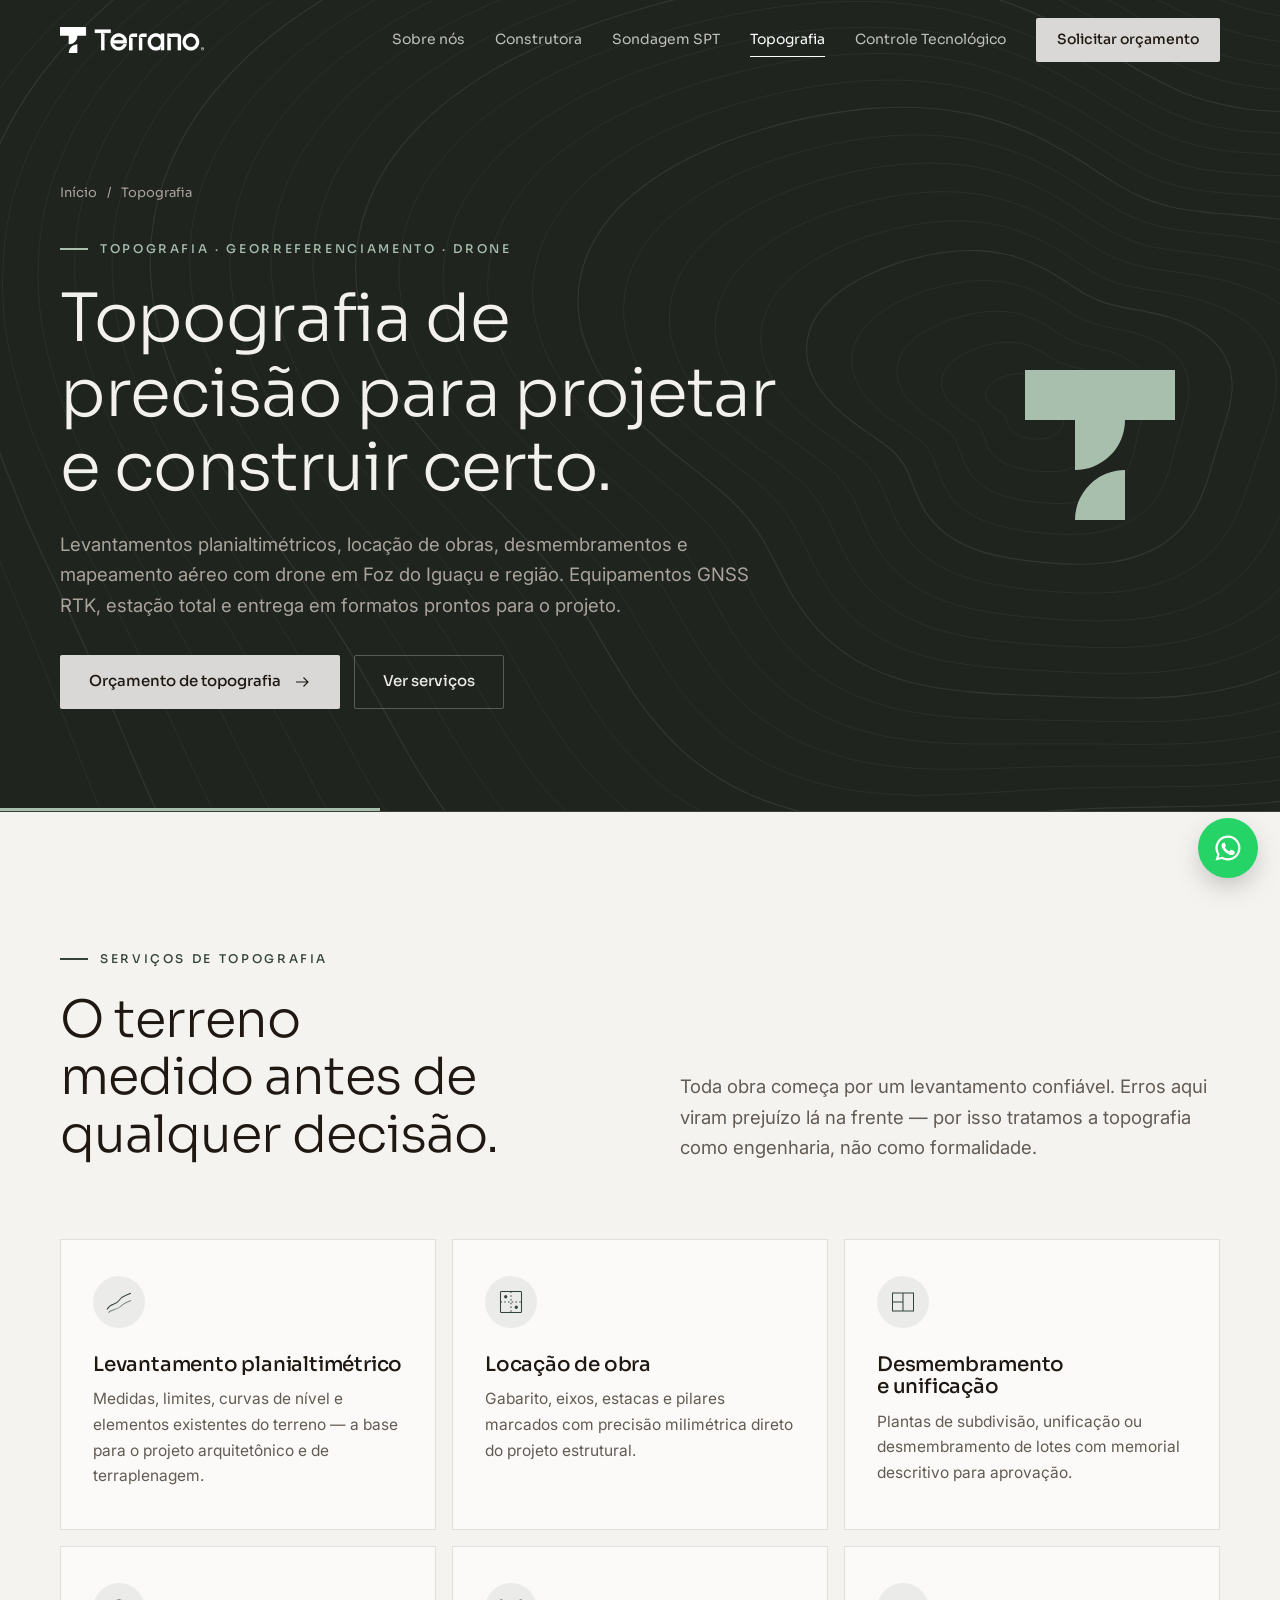
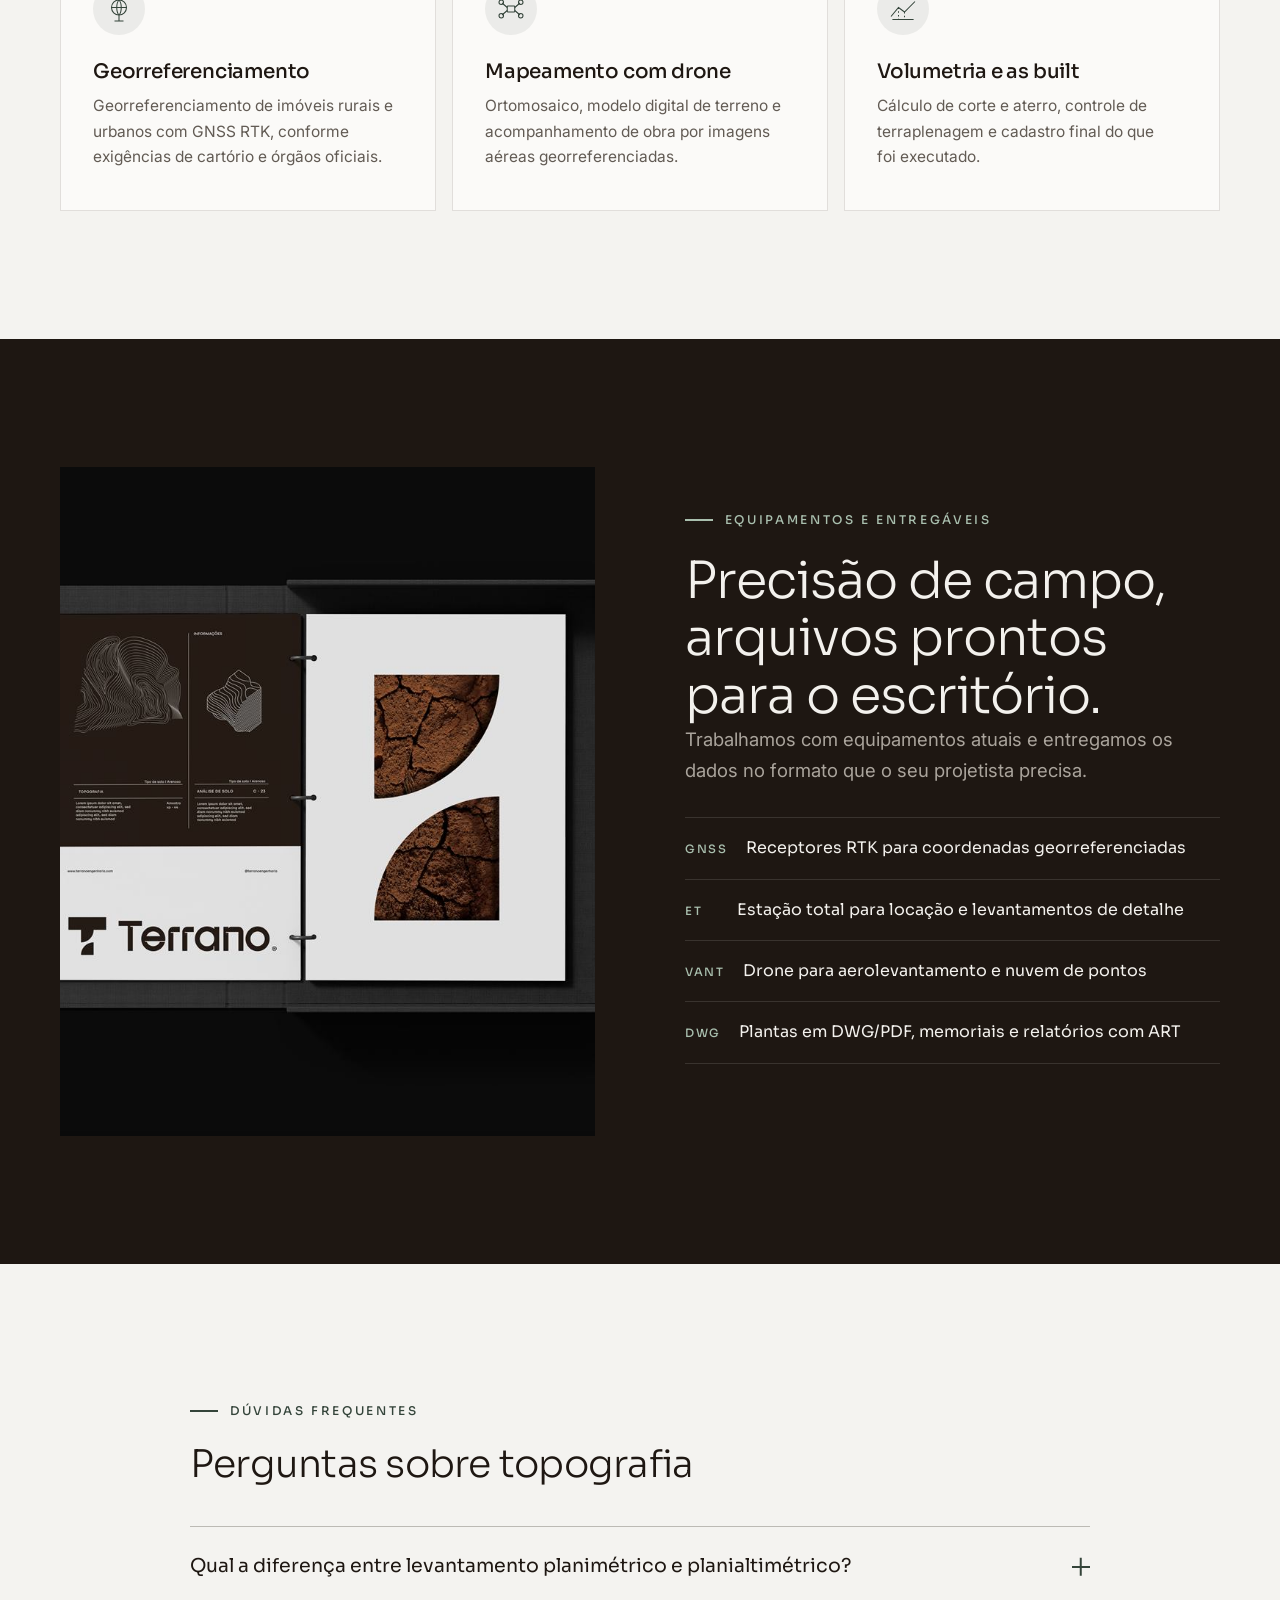
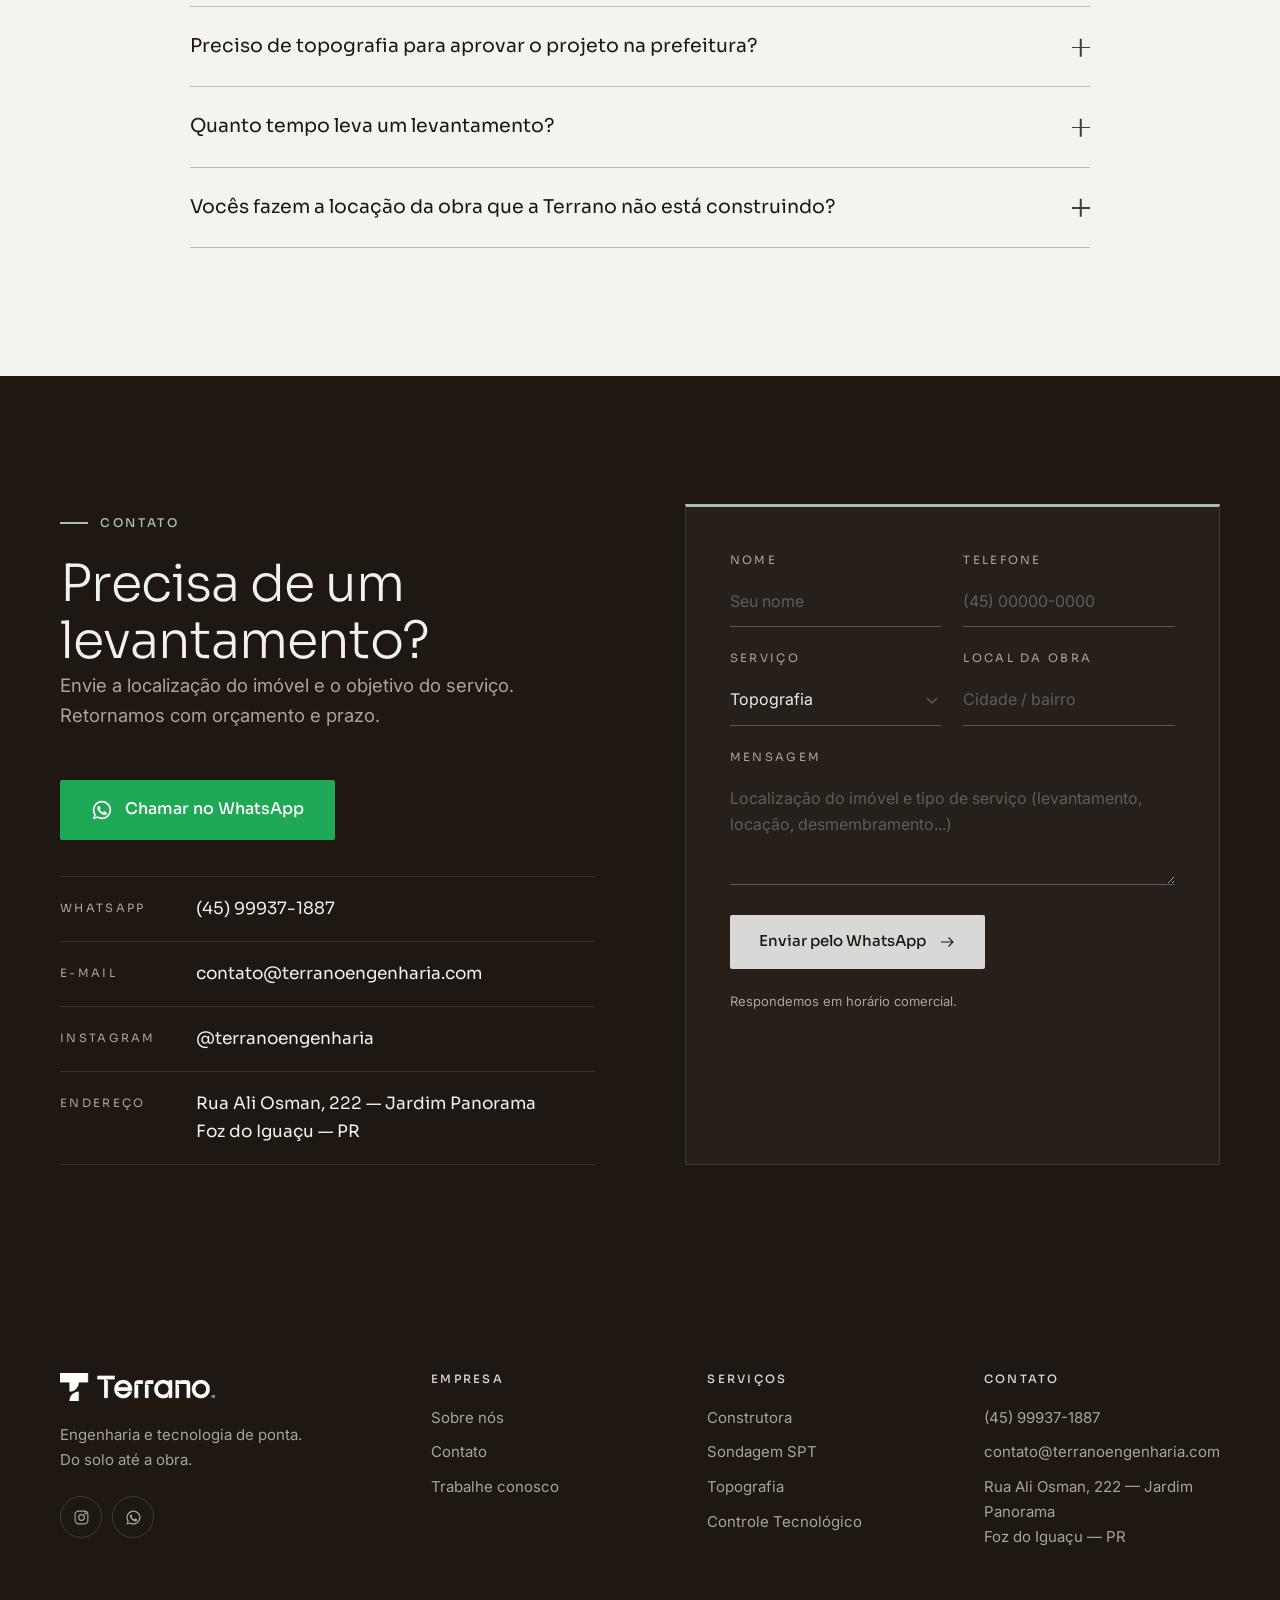
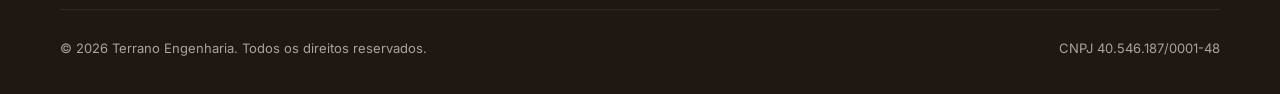
<file: topografia.html>
<!doctype html>
<html lang="pt-BR">
<head>
  <meta charset="utf-8">
  <meta name="viewport" content="width=device-width, initial-scale=1">
  <title>Topografia em Foz do Iguaçu | Levantamento, Locação e Drone | Terrano</title>
  <meta name="description" content="Topografia em Foz do Iguaçu: levantamento planialtimétrico, locação de obra, desmembramento de lotes, georreferenciamento e mapeamento com drone.">
  <link rel="canonical" href="https://terranoengenharia.com/topografia.html">
  <meta property="og:type" content="website">
  <meta property="og:title" content="Topografia em Foz do Iguaçu | Levantamento, Locação e Drone | Terrano">
  <meta property="og:description" content="Topografia em Foz do Iguaçu: levantamento planialtimétrico, locação de obra, desmembramento de lotes, georreferenciamento e mapeamento com drone.">
  <meta property="og:image" content="https://terranoengenharia.com/assets/img/tapume.jpg">
  <meta property="og:locale" content="pt_BR">
  <meta name="theme-color" content="#f4f3f0">
  <link rel="icon" href="assets/img/favicon.svg" type="image/svg+xml">
  <link rel="icon" href="assets/img/simbolo-terrano.png" type="image/png">
  <link rel="apple-touch-icon" href="assets/img/simbolo-terrano.png">
  <link rel="preconnect" href="https://fonts.googleapis.com">
  <link rel="preconnect" href="https://fonts.gstatic.com" crossorigin>
  <link href="https://fonts.googleapis.com/css2?family=Inter:wght@400;500;600&family=Sora:wght@300;400;500;600&display=swap" rel="stylesheet">
  <link rel="stylesheet" href="assets/css/style.css?v=3">
  <!-- Google tag (Google Ads AW-17785428601) — mede cliques no WhatsApp como conversão -->
  <script async src="https://www.googletagmanager.com/gtag/js?id=AW-17785428601"></script>
  <script>
    window.dataLayer = window.dataLayer || [];
    function gtag(){dataLayer.push(arguments);}
    gtag('js', new Date());
    gtag('config', 'AW-17785428601');
  </script>
  <script type="application/ld+json">
  {
    "@context": "https://schema.org",
    "@type": "GeneralContractor",
    "name": "Terrano Engenharia",
    "url": "https://terranoengenharia.com/",
    "logo": "https://terranoengenharia.com/assets/img/simbolo-terrano.png",
    "image": "https://terranoengenharia.com/assets/img/tapume.jpg",
    "telephone": "+55-45-99937-1887",
    "email": "contato@terranoengenharia.com",
    "taxID": "40.546.187/0001-48",
    "address": { "@type": "PostalAddress", "streetAddress": "Rua Ali Osman, 222 - Jardim Panorama", "addressLocality": "Foz do Iguaçu", "addressRegion": "PR", "addressCountry": "BR" },
    "areaServed": ["Foz do Iguaçu", "Oeste do Paraná"],
    "sameAs": ["https://www.instagram.com/terranoengenharia"]
  }
  </script>
  <script type="application/ld+json">
  { "@context": "https://schema.org", "@type": "Service", "serviceType": "Topografia", "provider": { "@type": "LocalBusiness", "name": "Terrano Engenharia", "url": "https://terranoengenharia.com/" }, "areaServed": ["Foz do Iguaçu", "Oeste do Paraná"], "url": "https://terranoengenharia.com/topografia.html" }
  </script>
  <script type="application/ld+json">
  {
    "@context": "https://schema.org",
    "@type": "FAQPage",
    "mainEntity": [
      { "@type": "Question", "name": "Qual a diferença entre levantamento planimétrico e planialtimétrico?", "acceptedAnswer": { "@type": "Answer", "text": "O planimétrico representa as medidas e os limites do terreno em planta. O planialtimétrico inclui também as cotas e curvas de nível — essencial para projetos que dependem do relevo, como terraplenagem, drenagem e fundações." } },
      { "@type": "Question", "name": "Preciso de topografia para aprovar o projeto na prefeitura?", "acceptedAnswer": { "@type": "Answer", "text": "Na maioria dos casos, sim. O levantamento topográfico garante que o projeto respeite as dimensões reais do lote, os recuos e os níveis do terreno." } },
      { "@type": "Question", "name": "Quanto tempo leva um levantamento?", "acceptedAnswer": { "@type": "Answer", "text": "Lotes urbanos geralmente são levantados em um dia de campo, com entrega dos arquivos em poucos dias. Áreas maiores e georreferenciamentos rurais têm prazo definido na proposta." } },
      { "@type": "Question", "name": "Vocês fazem a locação da obra que a Terrano não está construindo?", "acceptedAnswer": { "@type": "Answer", "text": "Sim. Atendemos construtoras, engenheiros e proprietários com locação de gabarito, estacas e pilares, independentemente de quem executa a obra." } }
    ]
  }
  </script>
</head>
<body class="accent-green">

<!-- Máscaras do símbolo T (usadas em todo o site) -->
<svg width="0" height="0" style="position:absolute" aria-hidden="true">
  <defs>
    <clipPath id="clip-t" clipPathUnits="objectBoundingBox">
      <path transform="scale(0.3333333)" d="M0 0H3V1H2A1 1 0 0 1 1 2V1H0Z M2 2V3H1A1 1 0 0 1 2 2Z"/>
    </clipPath>
    <clipPath id="clip-halves" clipPathUnits="objectBoundingBox">
      <path transform="scale(1 0.5) translate(-1 -1)" d="M1 1H2A1 1 0 0 1 1 2Z M2 2V3H1A1 1 0 0 1 2 2Z"/>
    </clipPath>
    <symbol id="t-symbol" viewBox="0 0 3 3"><path fill="currentColor" d="M0 0H3V1H2A1 1 0 0 1 1 2V1H0Z M2 2V3H1A1 1 0 0 1 2 2Z"/></symbol>
    <symbol id="arrow" viewBox="0 0 24 24"><path fill="none" stroke="currentColor" stroke-width="1.5" d="M4 12h16m-6-6 6 6-6 6"/></symbol>
    <symbol id="camera" viewBox="0 0 48 48"><g fill="none" stroke="currentColor" stroke-width="1.5"><path d="M6 15h8l3-5h14l3 5h8v23H6z"/><circle cx="24" cy="26" r="7"/></g></symbol>
    <symbol id="wa" viewBox="0 0 24 24"><path fill="currentColor" d="M12 2a10 10 0 0 0-8.6 15.1L2 22l5-1.3A10 10 0 1 0 12 2Zm0 18.2a8.2 8.2 0 0 1-4.2-1.1l-.3-.2-3 .8.8-2.9-.2-.3A8.2 8.2 0 1 1 12 20.2Zm4.5-6.1c-.2-.1-1.5-.7-1.7-.8-.2-.1-.4-.1-.6.1l-.8 1c-.1.2-.3.2-.5.1a6.7 6.7 0 0 1-3.3-2.9c-.2-.4.2-.4.7-1.3.1-.2 0-.3 0-.4l-.8-1.8c-.2-.5-.4-.4-.6-.4h-.5a1 1 0 0 0-.7.3 3 3 0 0 0-.9 2.2 5.2 5.2 0 0 0 1.1 2.7 11.8 11.8 0 0 0 4.5 4c1.7.7 2.3.8 3.2.6.5-.1 1.5-.6 1.7-1.2.2-.6.2-1.1.2-1.2-.1-.1-.3-.2-.5-.3Z"/></symbol>
  </defs>
</svg>

<!-- ============ HEADER ============ -->
<header class="header">
  <div class="container">
    <a class="logo" href="index.html" aria-label="Terrano — página inicial"><img class="logo--dark" src="assets/img/logo-terrano-escuro.png" alt="Terrano" width="143" height="26"><img class="logo--light" src="assets/img/logo-terrano.png" alt="" width="143" height="26"></a>
    <nav class="nav" aria-label="Principal">
      <a href="sobre.html">Sobre nós</a>
      <a href="construtora.html">Construtora</a>
      <a href="sondagem-de-solo.html">Sondagem SPT</a>
      <a href="topografia.html" aria-current="page">Topografia</a>
      <a href="controle-tecnologico.html">Controle Tecnológico</a>
      <a class="btn btn--primary" href="#contato">Solicitar orçamento</a>
    </nav>
    <button class="menu-toggle" aria-label="Abrir menu" aria-expanded="false"><span></span><span></span><span></span></button>
  </div>
</header>

<main>
<!-- ============ HERO ============ -->
<section class="page-hero dark--green">
  <div class="contours" data-seed="44" data-x="0.8" data-y="0.5"></div>
  <div class="container page-hero-grid">
    <div>
      <nav class="breadcrumb reveal" aria-label="Você está em"><a href="index.html">Início</a><span>/</span><span>Topografia</span></nav>
      <span class="eyebrow reveal">Topografia · Georreferenciamento · Drone</span>
      <h1 class="h-xl reveal" data-delay="1">Topografia de precisão para projetar e construir certo.</h1>
      <p class="lead reveal" data-delay="2">Levantamentos planialtimétricos, locação de obras, desmembramentos e mapeamento aéreo com drone em Foz do Iguaçu e região. Equipamentos GNSS RTK, estação total e entrega em formatos prontos para o projeto.</p>
      <div class="btn-row reveal" data-delay="3">
        <a class="btn btn--accent" data-wa="Olá! Gostaria de um orçamento de topografia." href="#contato">Orçamento de topografia <svg><use href="#arrow"/></svg></a>
        <a class="btn btn--ghost" href="#servicos-topo">Ver serviços</a>
      </div>
    </div>
    <svg class="hero-symbol reveal" data-delay="2" aria-hidden="true"><use href="#t-symbol"/></svg>
  </div>
</section>

<!-- ============ SERVIÇOS ============ -->
<section class="section" id="servicos-topo">
  <div class="container">
    <div class="section-head">
      <div>
        <span class="eyebrow reveal">Serviços de topografia</span>
        <h2 class="h-lg reveal" data-delay="1">O terreno medido antes de qualquer decisão.</h2>
      </div>
      <p class="lead reveal" data-delay="2">Toda obra começa por um levantamento confiável. Erros aqui viram prejuízo lá na frente — por isso tratamos a topografia como engenharia, não como formalidade.</p>
    </div>
    <div class="features">
      <div class="feature reveal">
        <svg class="icon" viewBox="0 0 40 40" fill="none" stroke="currentColor" stroke-width="1.4"><path d="M4 30c6-10 10-4 16-12s10-6 16-10"/><path d="M4 36c6-8 12-4 18-10s10-6 14-8" opacity=".6"/></svg>
        <h3>Levantamento planialtimétrico</h3>
        <p>Medidas, limites, curvas de nível e elementos existentes do terreno — a base para o projeto arquitetônico e de terraplenagem.</p>
      </div>
      <div class="feature reveal" data-delay="1">
        <svg class="icon" viewBox="0 0 40 40" fill="none" stroke="currentColor" stroke-width="1.4"><rect x="6" y="6" width="28" height="28"/><path d="M6 20h28M20 6v28" stroke-dasharray="2 3"/><circle cx="13" cy="13" r="1.5" fill="currentColor"/><circle cx="27" cy="27" r="1.5" fill="currentColor"/></svg>
        <h3>Locação de obra</h3>
        <p>Gabarito, eixos, estacas e pilares marcados com precisão milimétrica direto do projeto estrutural.</p>
      </div>
      <div class="feature reveal" data-delay="2">
        <svg class="icon" viewBox="0 0 40 40" fill="none" stroke="currentColor" stroke-width="1.4"><path d="M6 8h28v24H6z"/><path d="M20 8v24M6 20h14"/></svg>
        <h3>Desmembramento e unificação</h3>
        <p>Plantas de subdivisão, unificação ou desmembramento de lotes com memorial descritivo para aprovação.</p>
      </div>
      <div class="feature reveal">
        <svg class="icon" viewBox="0 0 40 40" fill="none" stroke="currentColor" stroke-width="1.4"><circle cx="20" cy="18" r="10"/><path d="M10 18h20M20 8c4 4 4 16 0 20M20 8c-4 4-4 16 0 20M20 28v8M14 36h12"/></svg>
        <h3>Georreferenciamento</h3>
        <p>Georreferenciamento de imóveis rurais e urbanos com GNSS RTK, conforme exigências de cartório e órgãos oficiais.</p>
      </div>
      <div class="feature reveal" data-delay="1">
        <svg class="icon" viewBox="0 0 40 40" fill="none" stroke="currentColor" stroke-width="1.4"><rect x="15" y="16" width="10" height="8" rx="1"/><path d="M15 18 8 12M25 18l7-6M15 22l-7 6M25 22l7 6"/><circle cx="7" cy="11" r="3"/><circle cx="33" cy="11" r="3"/><circle cx="7" cy="29" r="3"/><circle cx="33" cy="29" r="3"/></svg>
        <h3>Mapeamento com drone</h3>
        <p>Ortomosaico, modelo digital de terreno e acompanhamento de obra por imagens aéreas georreferenciadas.</p>
      </div>
      <div class="feature reveal" data-delay="2">
        <svg class="icon" viewBox="0 0 40 40" fill="none" stroke="currentColor" stroke-width="1.4"><path d="M4 30 14 18l8 6 14-14"/><path d="M4 34h32"/><path d="M14 18v16M22 24v10" stroke-dasharray="2 3"/></svg>
        <h3>Volumetria e as built</h3>
        <p>Cálculo de corte e aterro, controle de terraplenagem e cadastro final do que foi executado.</p>
      </div>
    </div>
  </div>
</section>

<!-- ============ TECNOLOGIA ============ -->
<section class="section dark">
  <div class="container split">
    <div class="reveal"><div class="split-media"><img src="assets/img/pasta-solos.jpg" alt="Pasta técnica da Terrano com levantamento topográfico e análise de solo" loading="lazy" width="1600" height="911"></div></div>
    <div>
      <span class="eyebrow reveal">Equipamentos e entregáveis</span>
      <h2 class="h-lg reveal" data-delay="1">Precisão de campo, arquivos prontos para o escritório.</h2>
      <p class="lead reveal" data-delay="2">Trabalhamos com equipamentos atuais e entregamos os dados no formato que o seu projetista precisa.</p>
      <ul class="ruled-list reveal" data-delay="2">
        <li><small>GNSS</small>Receptores RTK para coordenadas georreferenciadas</li>
        <li><small>ET</small>Estação total para locação e levantamentos de detalhe</li>
        <li><small>VANT</small>Drone para aerolevantamento e nuvem de pontos</li>
        <li><small>DWG</small>Plantas em DWG/PDF, memoriais e relatórios com ART</li>
      </ul>
    </div>
  </div>
</section>

<!-- ============ FAQ ============ -->
<section class="section">
  <div class="container" style="max-width:980px">
    <span class="eyebrow reveal">Dúvidas frequentes</span>
    <h2 class="h-md reveal" data-delay="1" style="margin-bottom:40px">Perguntas sobre topografia</h2>
    <div class="faq reveal" data-delay="2">
      <details><summary>Qual a diferença entre levantamento planimétrico e planialtimétrico?<span class="plus"></span></summary><div class="answer">O planimétrico representa as medidas e os limites do terreno em planta. O planialtimétrico inclui também as cotas e curvas de nível — essencial para projetos que dependem do relevo, como terraplenagem, drenagem e fundações.</div></details>
      <details><summary>Preciso de topografia para aprovar o projeto na prefeitura?<span class="plus"></span></summary><div class="answer">Na maioria dos casos, sim. O levantamento topográfico garante que o projeto respeite as dimensões reais do lote, os recuos e os níveis do terreno.</div></details>
      <details><summary>Quanto tempo leva um levantamento?<span class="plus"></span></summary><div class="answer">Lotes urbanos geralmente são levantados em um dia de campo, com entrega dos arquivos em poucos dias. Áreas maiores e georreferenciamentos rurais têm prazo definido na proposta.</div></details>
      <details><summary>Vocês fazem a locação da obra que a Terrano não está construindo?<span class="plus"></span></summary><div class="answer">Sim. Atendemos construtoras, engenheiros e proprietários com locação de gabarito, estacas e pilares, independentemente de quem executa a obra.</div></details>
    </div>
  </div>
</section>


<!-- ============ CONTATO ============ -->
<section class="section dark" id="contato">
  <div class="container contact-grid">
    <div>
      <span class="eyebrow reveal">Contato</span>
      <h2 class="h-lg reveal" data-delay="1">Precisa de um levantamento?</h2>
      <p class="lead reveal" data-delay="2">Envie a localização do imóvel e o objetivo do serviço. Retornamos com orçamento e prazo.</p>
      <a class="btn btn--wa contact-wa reveal" data-delay="2" data-wa="Olá! Gostaria de um orçamento de topografia." href="#"><svg><use href="#wa"/></svg>Chamar no WhatsApp</a>
      <ul class="contact-info reveal" data-delay="3">
        <li><small>WhatsApp</small><a data-wa href="#">(45) 99937-1887</a></li>
        <li><small>E-mail</small><a href="mailto:contato@terranoengenharia.com">contato@terranoengenharia.com</a></li>
        <li><small>Instagram</small><a href="https://www.instagram.com/terranoengenharia" target="_blank" rel="noopener">@terranoengenharia</a></li>
        <li><small>Endereço</small><span>Rua Ali Osman, 222 — Jardim Panorama<br>Foz do Iguaçu — PR</span></li>
      </ul>
    </div>
    <form class="form reveal" id="form-contato" data-delay="2">
      <div class="row">
        <div class="field"><label for="nome">Nome</label><input id="nome" name="nome" required placeholder="Seu nome"></div>
        <div class="field"><label for="telefone">Telefone</label><input id="telefone" name="telefone" type="tel" placeholder="(45) 00000-0000"></div>
      </div>
      <div class="row">
        <div class="field">
          <label for="servico">Serviço</label>
          <select id="servico" name="servico" required>
            <option value="Construção / obra">Construção / obra</option>
            <option value="Sondagem SPT">Sondagem SPT</option>
            <option value="Topografia" selected>Topografia</option>
            <option value="Controle tecnológico de concreto">Controle tecnológico de concreto</option>
            <option value="Ainda não sei">Ainda não sei</option>
          </select>
        </div>
        <div class="field"><label for="cidade">Local da obra</label><input id="cidade" name="cidade" placeholder="Cidade / bairro"></div>
      </div>
      <div class="field"><label for="mensagem">Mensagem</label><textarea id="mensagem" name="mensagem" placeholder="Localização do imóvel e tipo de serviço (levantamento, locação, desmembramento...)"></textarea></div>
      <div class="btn-row" style="align-items:center; gap:22px">
        <button class="btn btn--primary" type="submit">Enviar pelo WhatsApp <svg><use href="#arrow"/></svg></button>
        <p class="form-note">Respondemos em horário comercial.</p>
      </div>
    </form>
  </div>
</section>

</main>

<!-- ============ FOOTER ============ -->
<footer class="footer">
  <div class="container">
    <div class="footer-grid">
      <div>
        <a class="logo" href="index.html"><img src="assets/img/logo-terrano.png" alt="Terrano" width="154" height="28"></a>
        <p>Engenharia e tecnologia de ponta.<br>Do solo até a obra.</p>
        <div class="socials">
          <a href="https://www.instagram.com/terranoengenharia" target="_blank" rel="noopener" aria-label="Instagram"><svg viewBox="0 0 24 24" fill="none" stroke="currentColor" stroke-width="1.6"><rect x="3" y="3" width="18" height="18" rx="5"/><circle cx="12" cy="12" r="4"/><circle cx="17.5" cy="6.5" r=".8" fill="currentColor"/></svg></a>
          <a data-wa href="#" aria-label="WhatsApp"><svg><use href="#wa"/></svg></a>
        </div>
      </div>
      <div>
        <h4>Empresa</h4>
        <ul>
          <li><a href="sobre.html">Sobre nós</a></li>
          <li><a href="#contato">Contato</a></li>
          <li><a href="#contato">Trabalhe conosco</a></li>
        </ul>
      </div>
      <div>
        <h4>Serviços</h4>
        <ul>
          <li><a href="construtora.html">Construtora</a></li>
          <li><a href="sondagem-de-solo.html">Sondagem SPT</a></li>
          <li><a href="topografia.html">Topografia</a></li>
          <li><a href="controle-tecnologico.html">Controle Tecnológico</a></li>
        </ul>
      </div>
      <div>
        <h4>Contato</h4>
        <ul>
          <li><a data-wa href="#">(45) 99937-1887</a></li>
          <li><a href="mailto:contato@terranoengenharia.com">contato@terranoengenharia.com</a></li>
          <li>Rua Ali Osman, 222 — Jardim Panorama<br>Foz do Iguaçu — PR</li>
        </ul>
      </div>
    </div>
    <div class="footer-bottom">
      <span>© <span data-year>2026</span> Terrano Engenharia. Todos os direitos reservados.</span>
      <span>CNPJ 40.546.187/0001-48</span>
    </div>
  </div>
</footer>

<a class="wa-float" data-wa="Olá! Gostaria de um orçamento de topografia." href="#" aria-label="Falar no WhatsApp"><svg><use href="#wa"/></svg></a>

<script src="assets/js/main.js?v=2"></script>
</body>
</html>
</file>
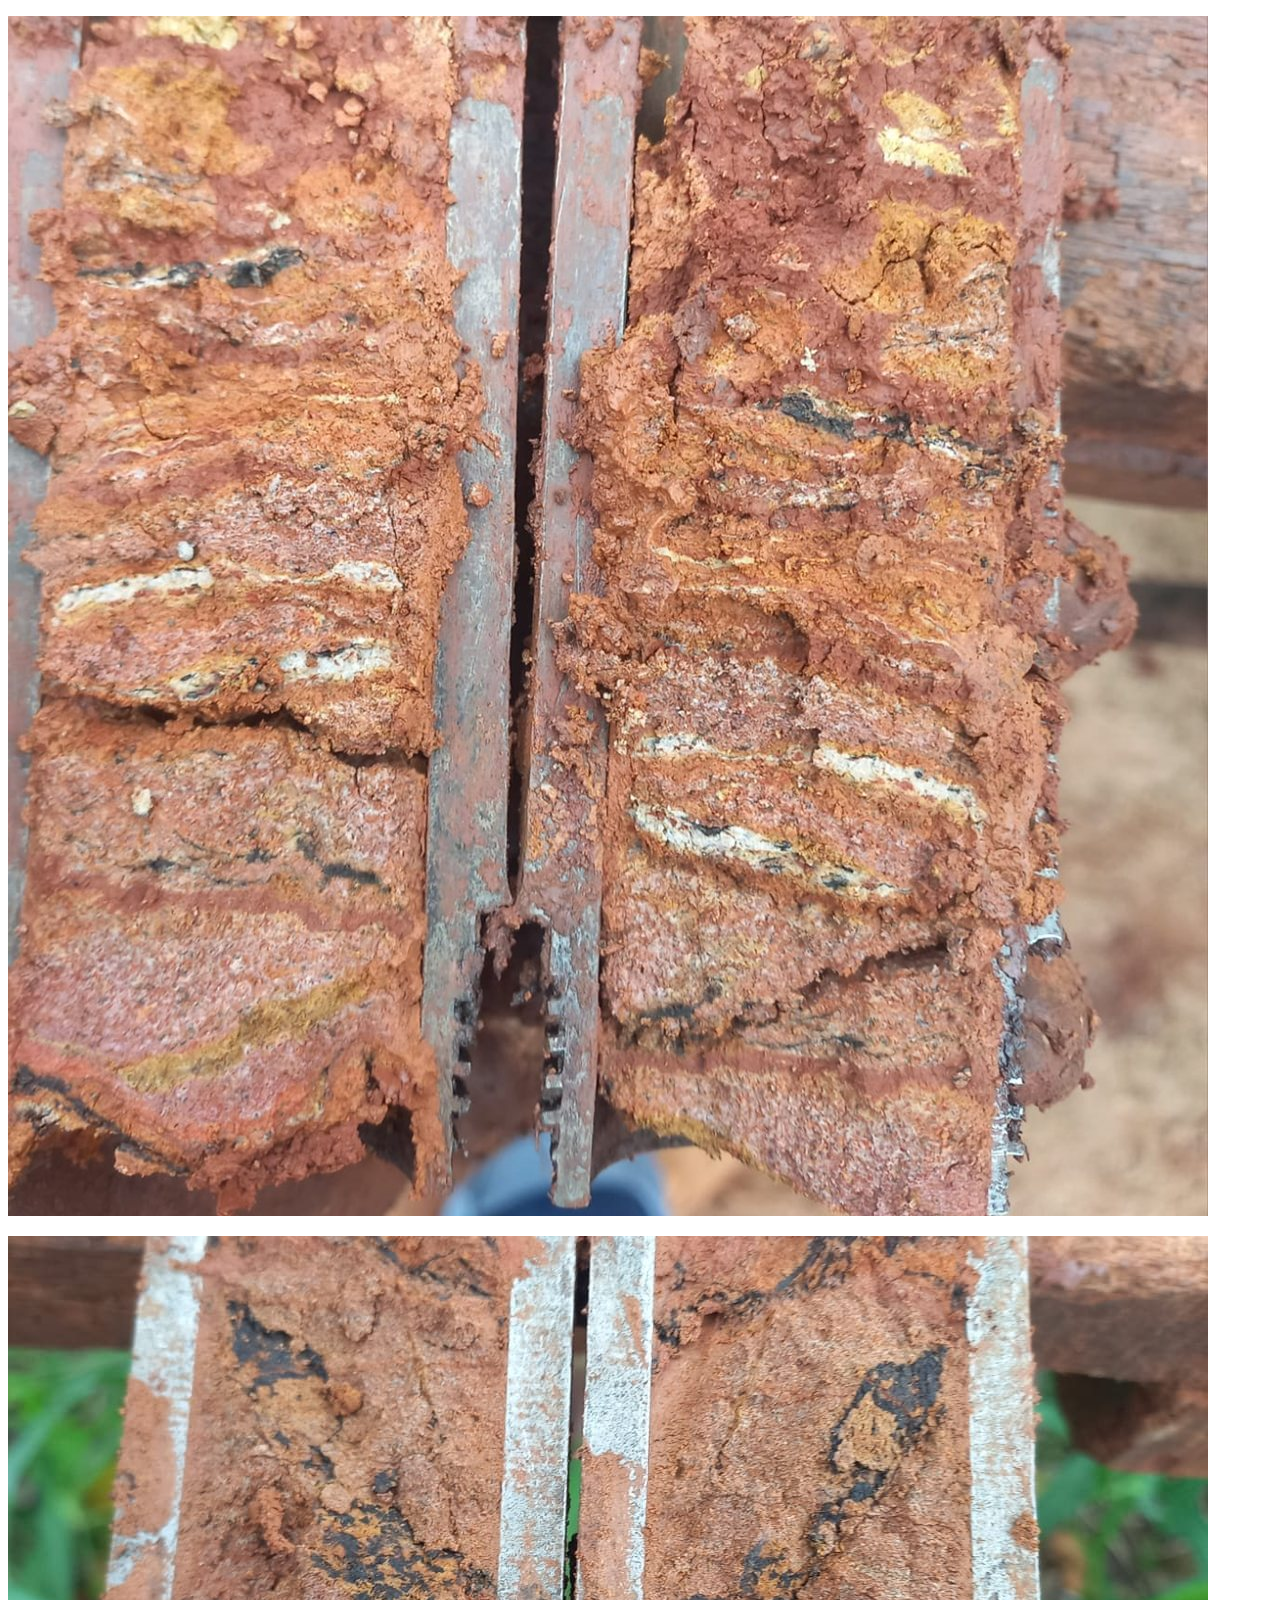
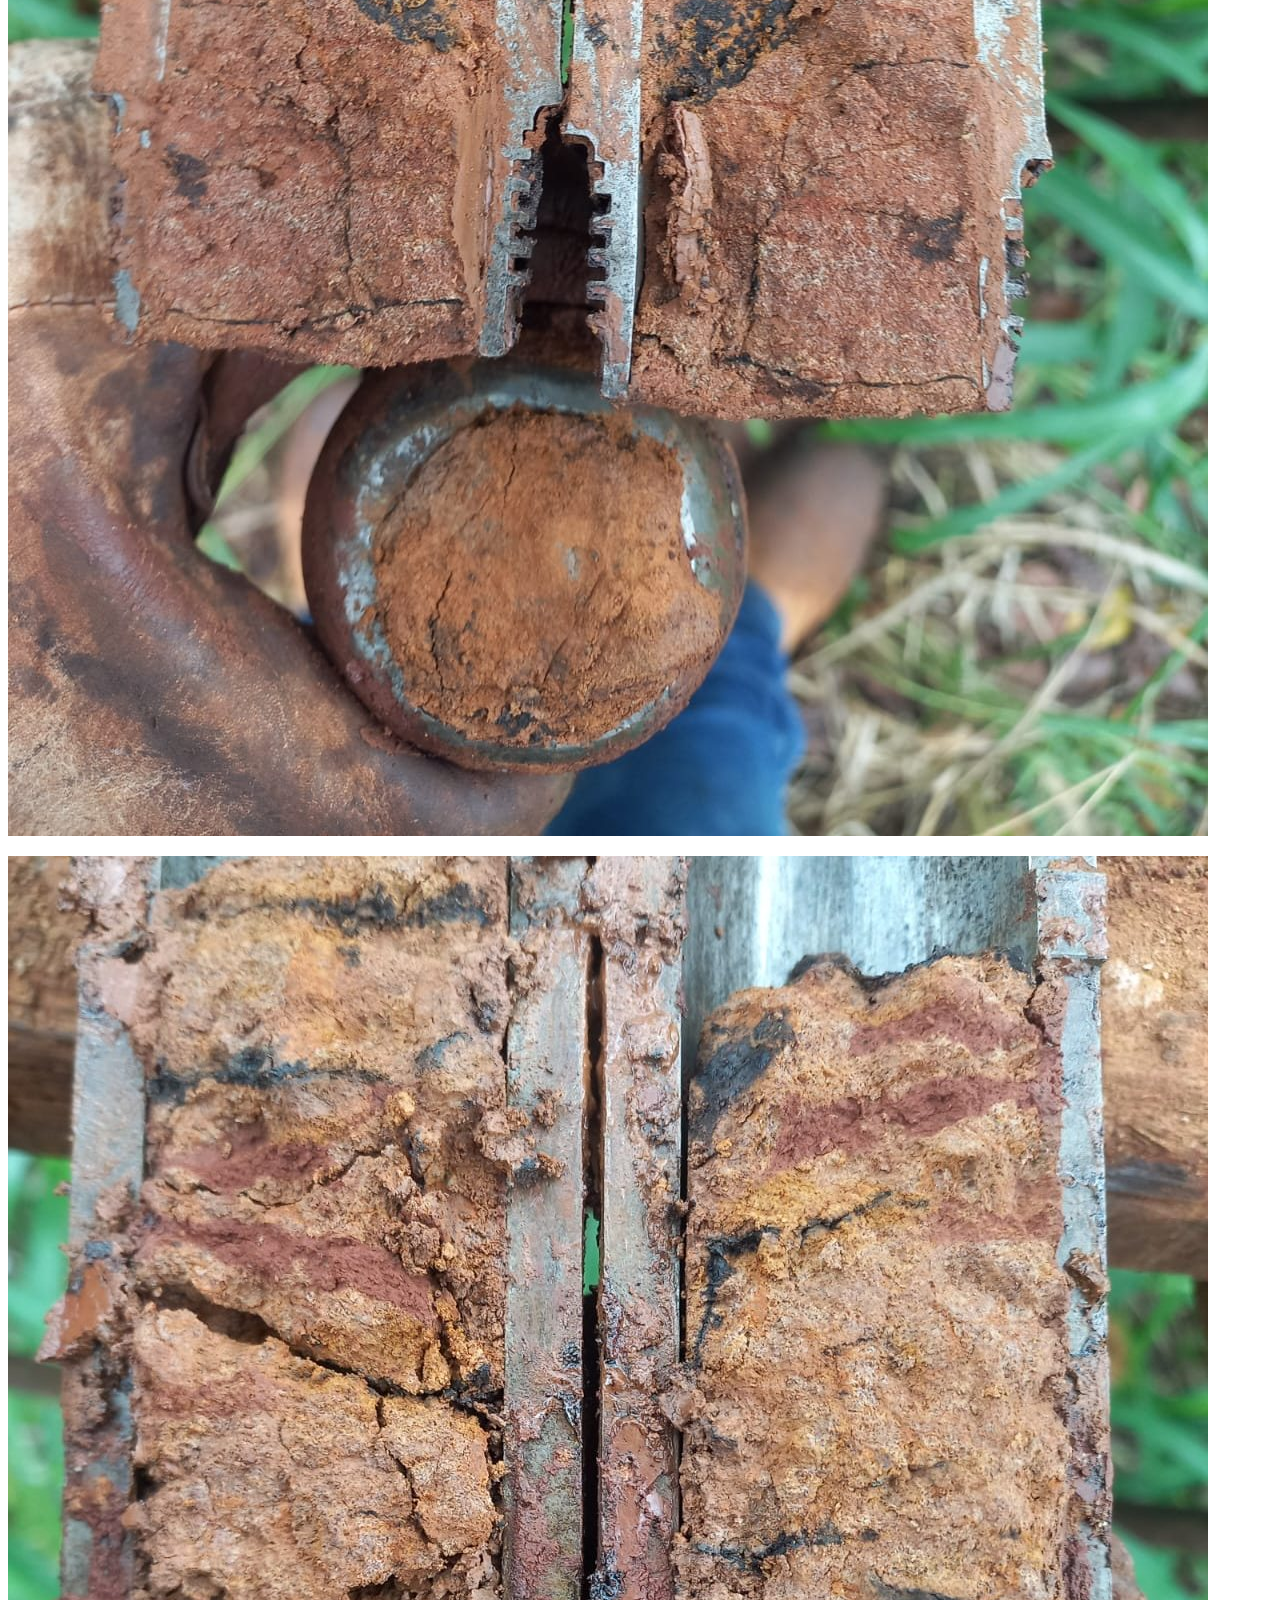
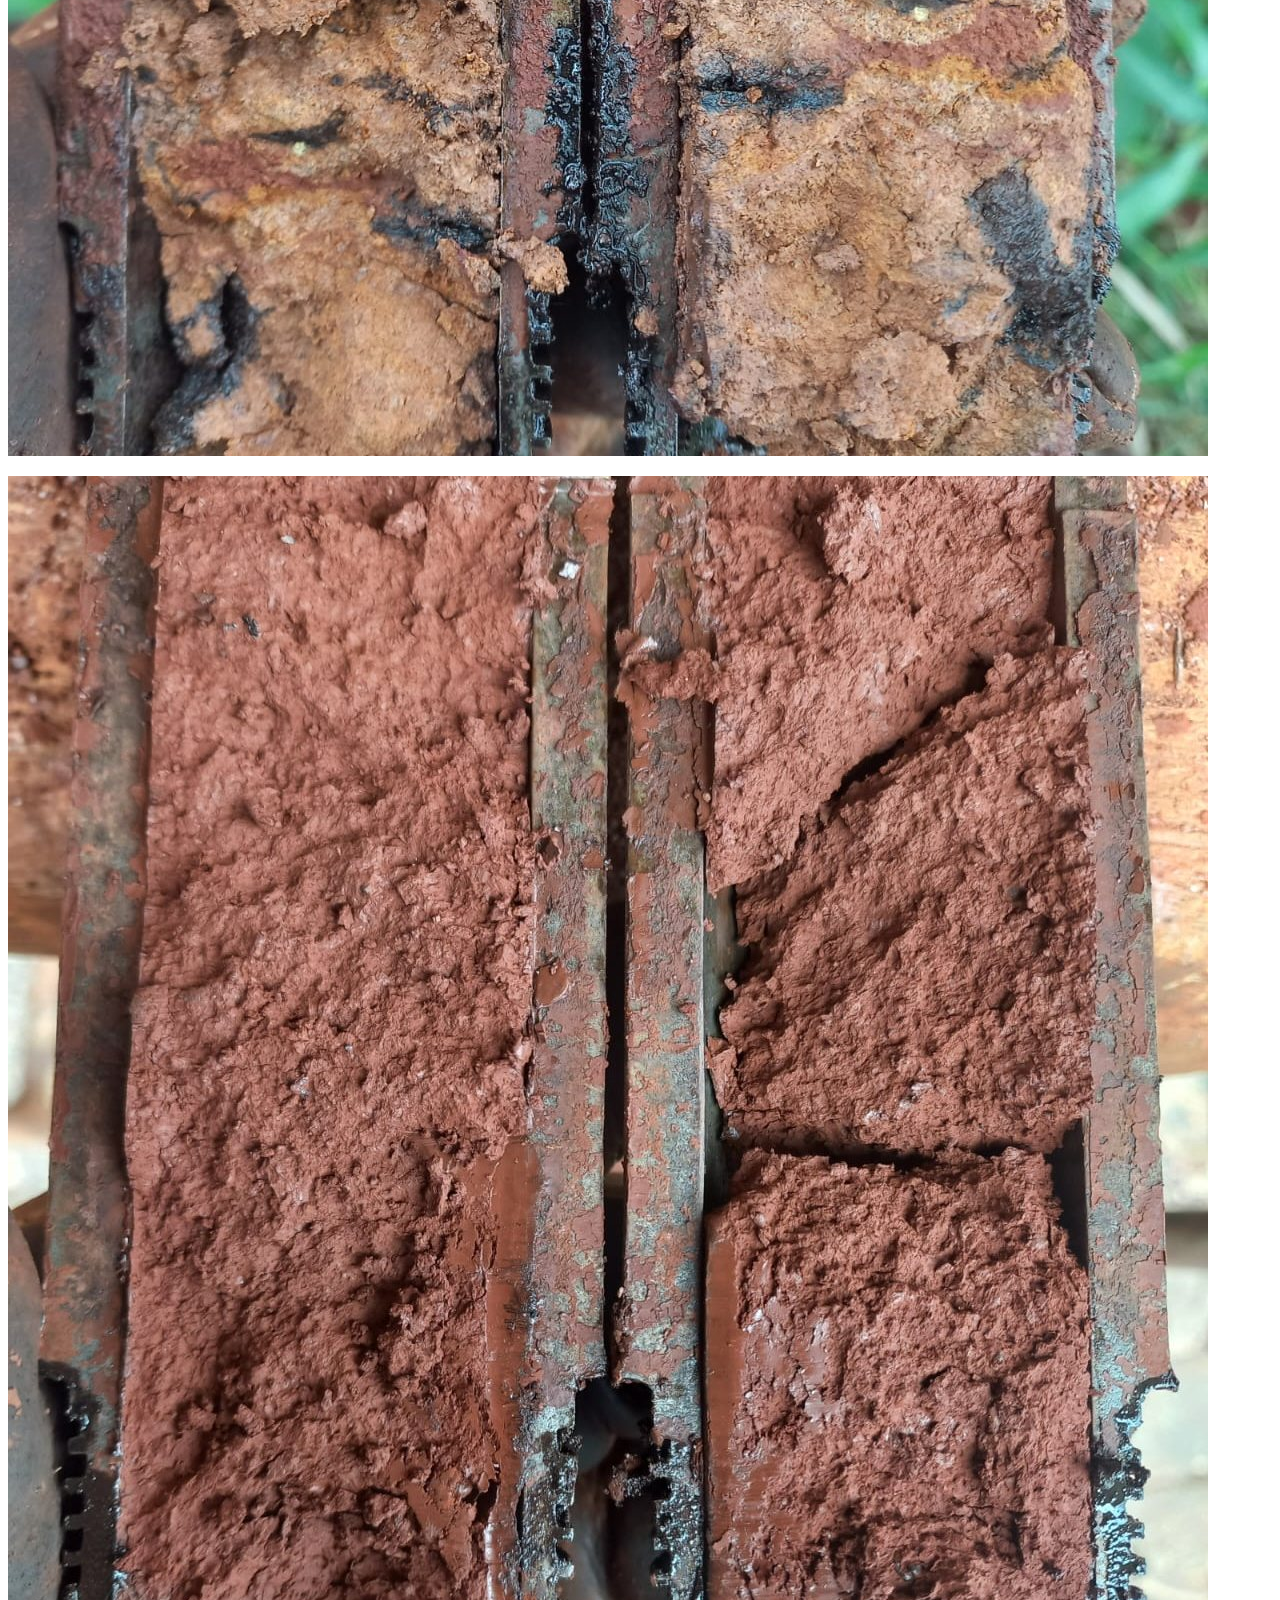
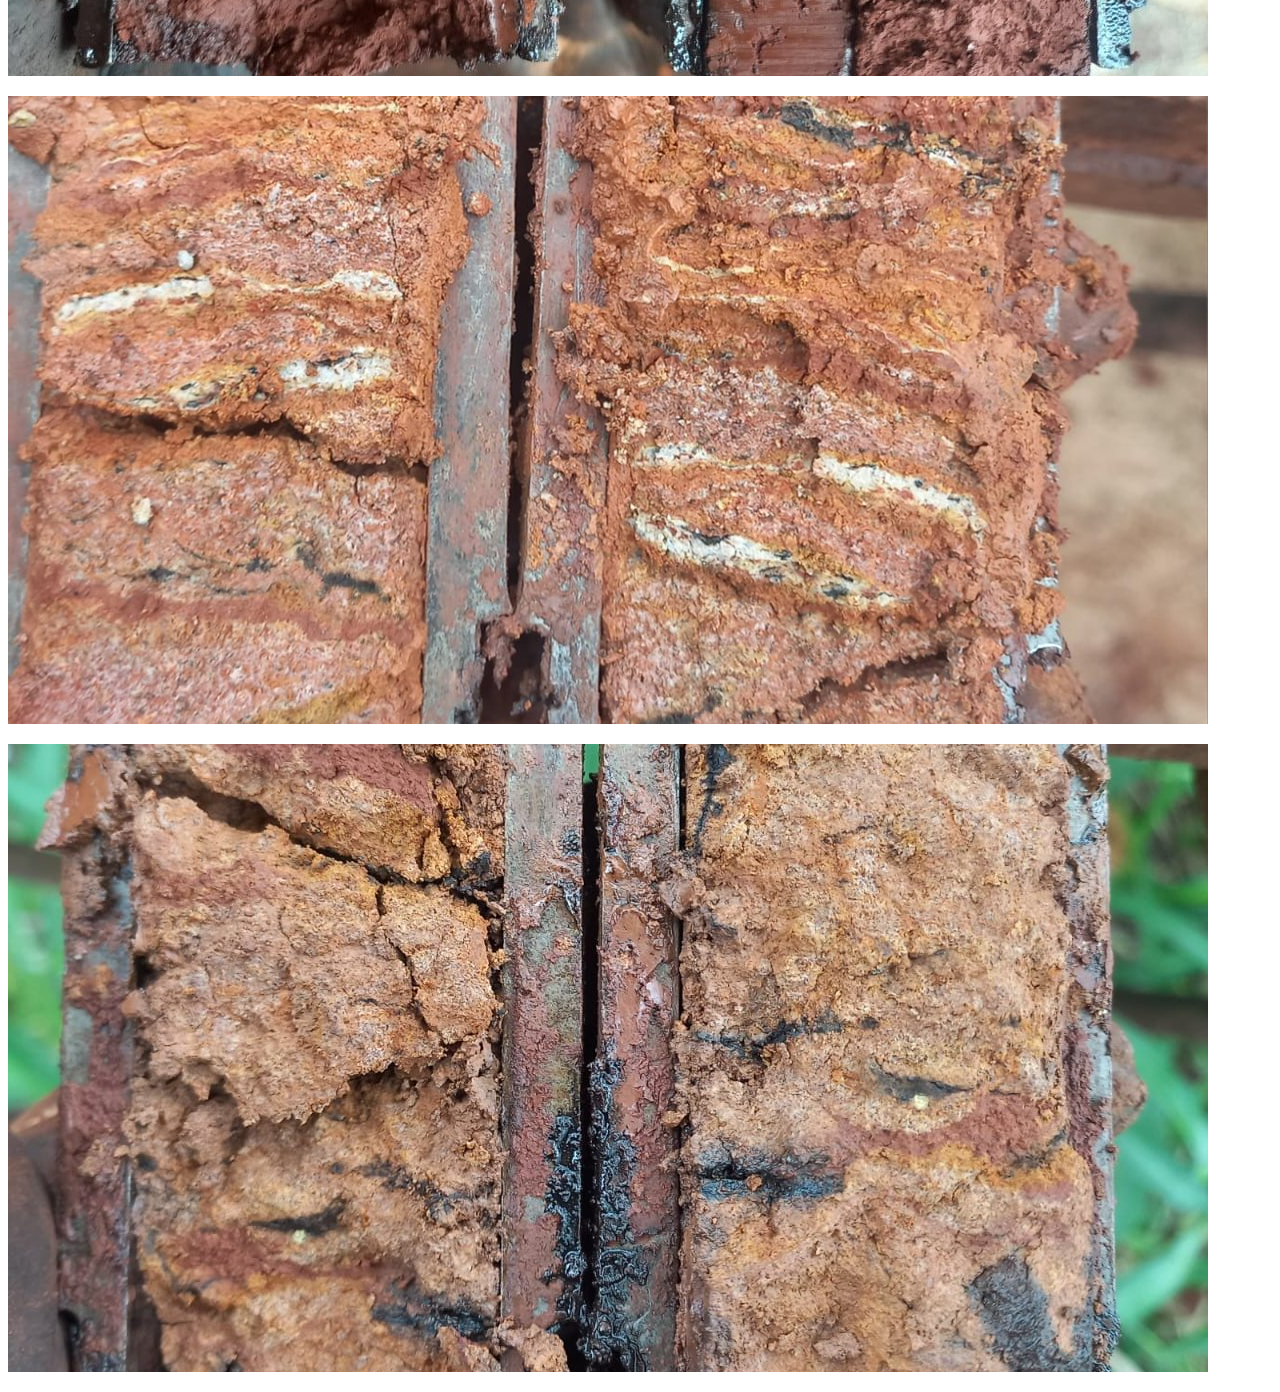
<file: assets/img/anuncio/amostras.html>
<!doctype html><html lang="pt-BR"><head><meta charset="utf-8"><meta name="robots" content="noindex,nofollow"><title>Amostras</title></head><body>
<p><img src="anuncio-quadrada-5-amostra-camadas.jpg" alt="Amostra de sondagem SPT Terrano"></p>
<p><img src="anuncio-quadrada-6-amostrador-ponta.jpg" alt="Amostra de sondagem SPT Terrano"></p>
<p><img src="anuncio-quadrada-7-amostra.jpg" alt="Amostra de sondagem SPT Terrano"></p>
<p><img src="anuncio-quadrada-8-argila.jpg" alt="Amostra de sondagem SPT Terrano"></p>
<p><img src="anuncio-horizontal-4-amostra-camadas.jpg" alt="Amostra de sondagem SPT Terrano"></p>
<p><img src="anuncio-horizontal-5-amostra.jpg" alt="Amostra de sondagem SPT Terrano"></p>
</body></html>
</file>
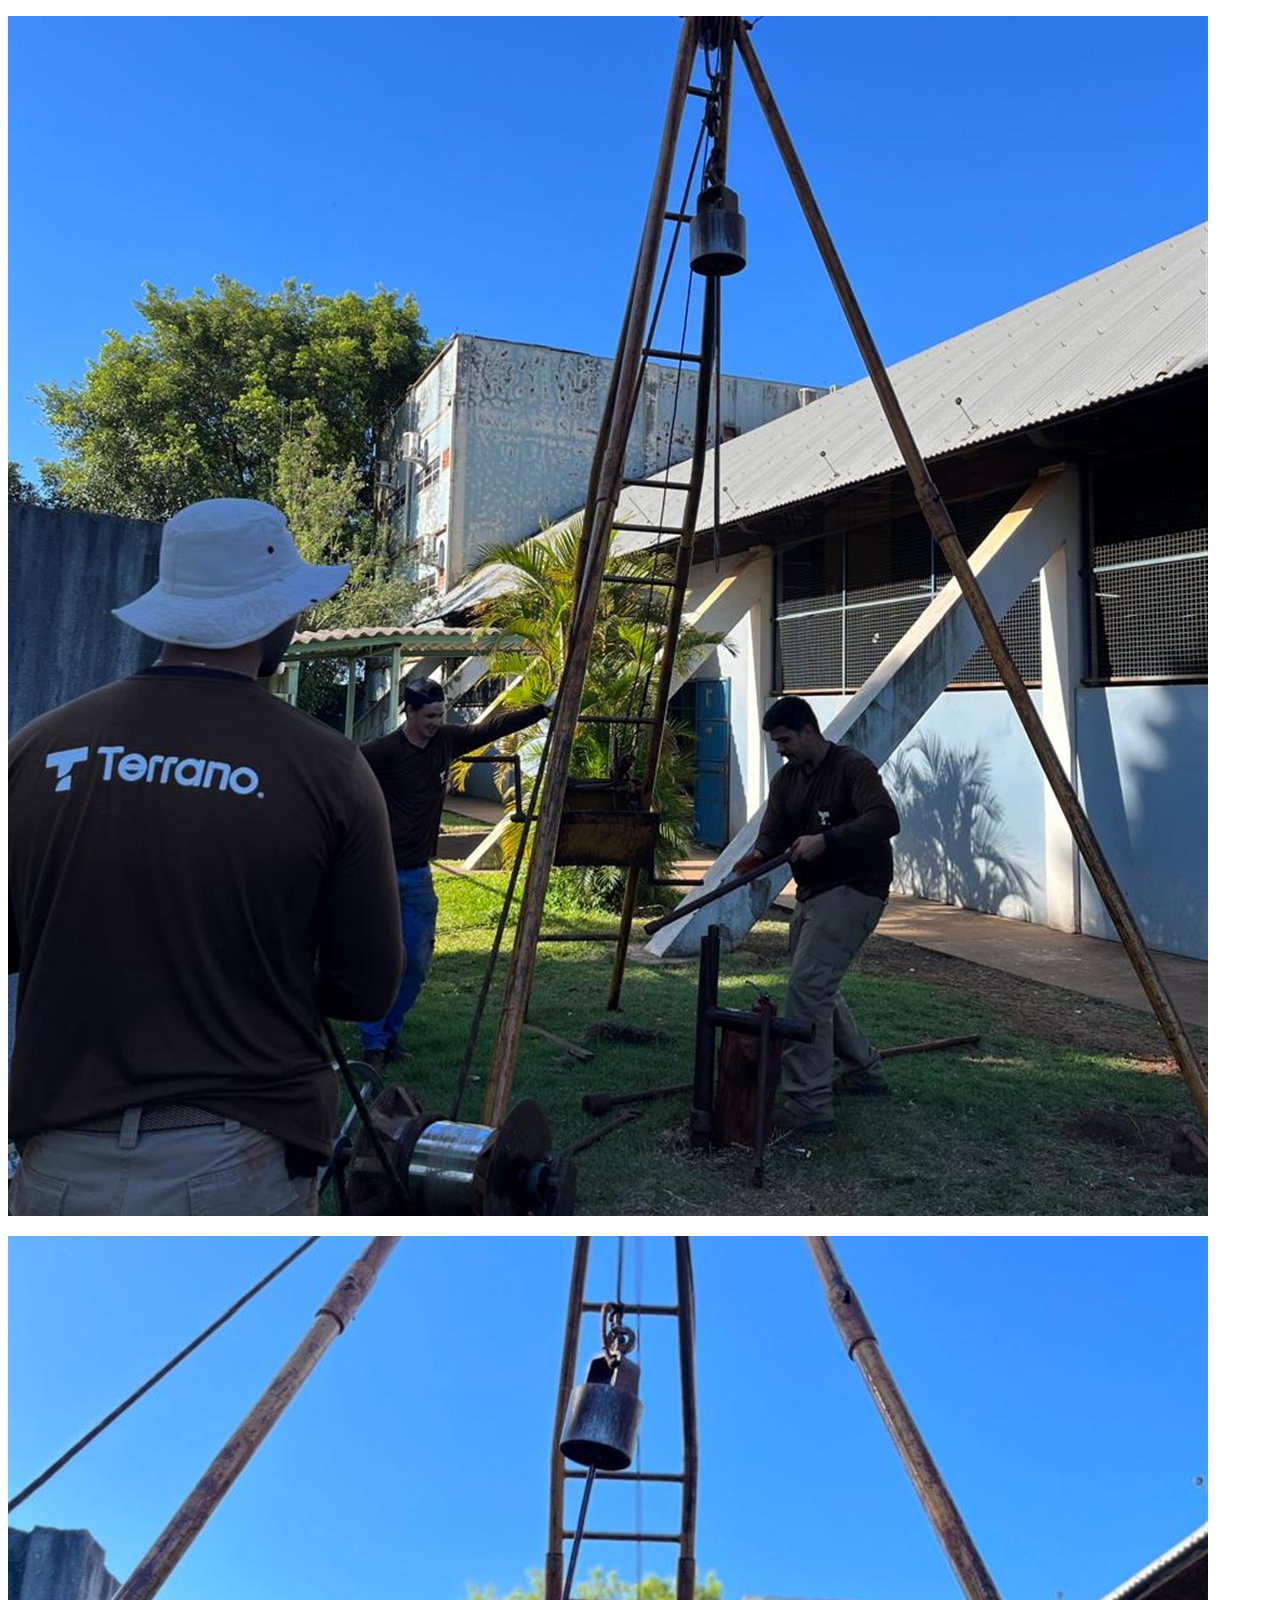
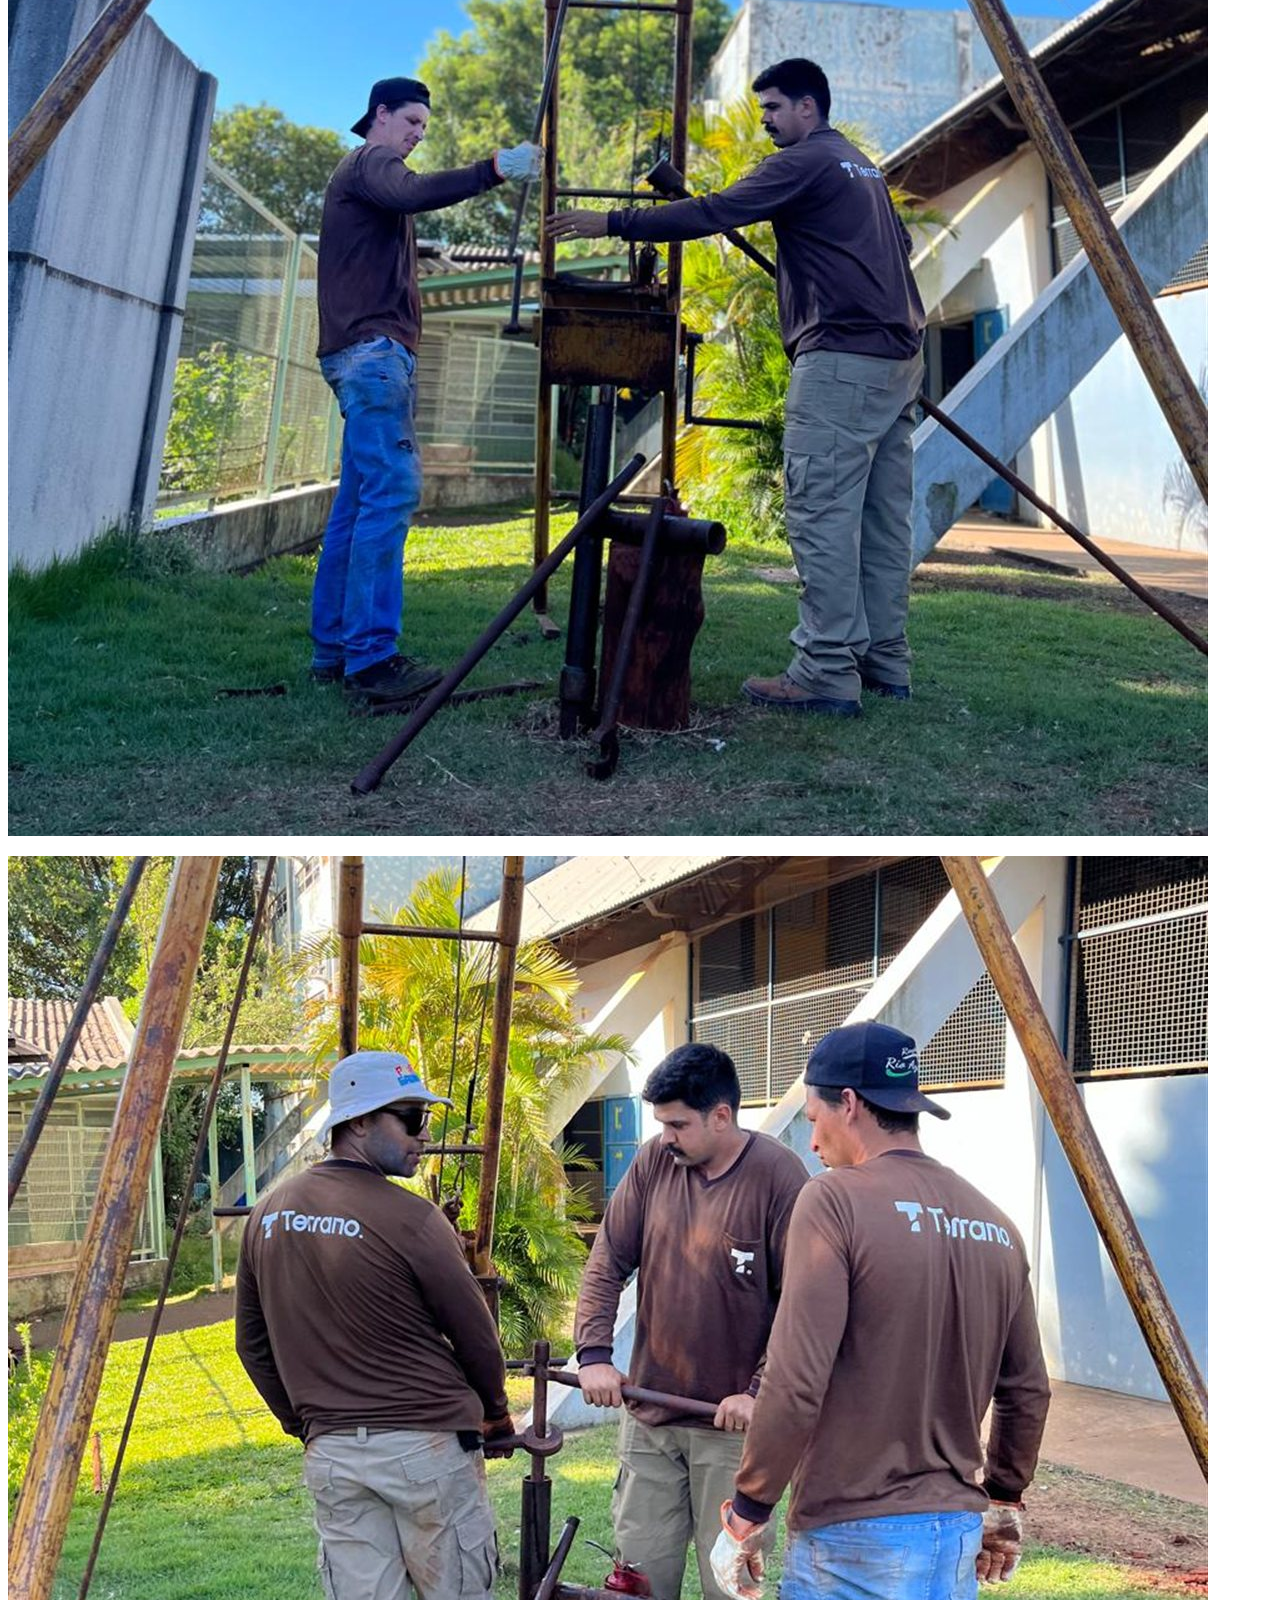
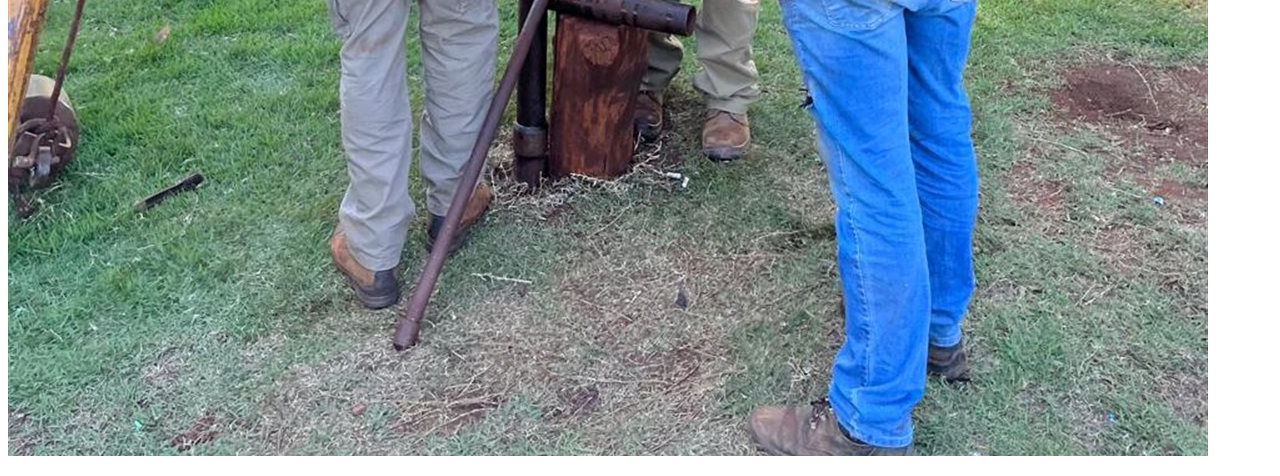
<file: assets/img/anuncio/quadradas.html>
<!doctype html><html lang="pt-BR"><head><meta charset="utf-8"><meta name="robots" content="noindex,nofollow"><title>Imagens anuncio 2</title></head><body>
<p><img src="anuncio-quadrada-2-logo-terrano.jpg" width="1200" height="1200" alt="Sondagem SPT Terrano"></p>
<p><img src="anuncio-quadrada-3-operando.jpg" width="1200" height="1200" alt="Sondagem SPT Terrano"></p>
<p><img src="anuncio-quadrada-4-amostrador.jpg" width="1200" height="1200" alt="Sondagem SPT Terrano"></p>
</body></html>
</file>
<file: assets/css/style.css>
/* =========================================================
   TERRANO — Engenharia & Construtora
   Tema claro (gelo/branco) com detalhes em marrom e verde
   ========================================================= */

:root {
  /* Marca */
  --brown-950: #16110d;
  --brown-900: #1e1712;
  --brown: #2e241c;        /* marrom principal da marca */
  --brown-600: #4a3b30;
  --green-deep: #1f241f;   /* verde-escuro da marca */
  --green: #34443a;        /* verde para detalhes */
  --earth: #8a5a3b;        /* tom de solo */
  --stone: #d9d8d6;        /* cinza claro da marca */

  /* Fundos claros */
  --bg: #f4f3f0;           /* gelo */
  --surface: #fbfaf8;      /* branco quente */
  --panel: #ebe9e5;        /* cinza-gelo */

  --text: #1e1915;
  --muted: #625b54;
  --line: rgba(46, 36, 28, .13);
  --line-strong: rgba(46, 36, 28, .28);

  /* Cor de destaque da página (trocada por página) */
  --accent: var(--brown);
  --accent-soft: rgba(46, 36, 28, .06);

  --font-display: "Sora", system-ui, sans-serif;
  --font-body: "Inter", system-ui, sans-serif;

  --container: 1240px;
  --gutter: clamp(16px, 4vw, 40px);
  --radius: 2px;
  --ease: cubic-bezier(.2, .7, .1, 1);
  --header-h: 80px;
}
:root { --heading: var(--brown-900); --accent-on-dark: #c9a888; }
body.accent-green { --accent: var(--green); --accent-soft: rgba(52, 68, 58, .08); --accent-on-dark: #a9bfae; }
body.accent-earth { --accent: var(--earth); --accent-soft: rgba(138, 90, 59, .08); --accent-on-dark: #d4a47f; }

/* ---------- Seções escuras (intercaladas com as claras) ---------- */
.dark, .dark--green {
  --bg: var(--brown-900);
  --surface: rgba(255, 255, 255, .035);
  --panel: rgba(255, 255, 255, .05);
  --text: #ecebe8;
  --heading: #f3f1ed;
  --muted: #aaa49c;
  --line: rgba(236, 235, 232, .13);
  --line-strong: rgba(236, 235, 232, .28);
  --accent: var(--accent-on-dark);
  --accent-soft: rgba(236, 235, 232, .07);
  --green: #a9bfae;
  --earth: #d4a47f;
  background: var(--bg); color: var(--text);
}
.dark--green { --bg: var(--green-deep); }
.dark .btn--primary, .dark--green .btn--primary { background: var(--stone); color: var(--brown-900); }
.dark .btn--primary:hover, .dark--green .btn--primary:hover { background: #fff; }
.dark .btn--accent, .dark--green .btn--accent { background: var(--stone); color: var(--brown-900); }
.dark .seal .t-halves, .dark--green .seal .t-halves { background: var(--stone); }
.dark .field input::placeholder, .dark .field textarea::placeholder, .dark--green .field input::placeholder { color: rgba(236,235,232,.3); }
.dark .field select option { color: #1e1915; }

*, *::before, *::after { box-sizing: border-box; }
html { scroll-behavior: smooth; -webkit-text-size-adjust: 100%; scroll-padding-top: 90px; }
body {
  margin: 0;
  font-family: var(--font-body);
  font-size: 17px;
  line-height: 1.65;
  color: var(--text);
  background: var(--bg);
  -webkit-font-smoothing: antialiased;
  overflow-x: hidden;
}
img, svg { display: block; max-width: 100%; }
a { color: inherit; text-decoration: none; }
button { font: inherit; cursor: pointer; }
h1, h2, h3, h4 {
  font-family: var(--font-display);
  font-weight: 400;
  line-height: 1.12;
  letter-spacing: -0.02em;
  margin: 0;
  color: var(--heading);
  text-wrap: balance;
}
p { margin: 0 0 1em; text-wrap: pretty; }
::selection { background: var(--brown); color: var(--stone); }

.container { width: 100%; max-width: var(--container); margin: 0 auto; padding: 0 var(--gutter); }

/* ---------- Tipografia ---------- */
.eyebrow {
  display: inline-flex; align-items: center; gap: 12px;
  font-family: var(--font-display);
  font-size: 12px; font-weight: 500;
  letter-spacing: .22em; text-transform: uppercase;
  color: var(--accent);
  margin-bottom: 22px;
}
.eyebrow::before { content: ""; width: 28px; height: 1.5px; background: currentColor; }

.h-xl { font-size: clamp(38px, 5.2vw, 76px); font-weight: 300; }
.h-lg { font-size: clamp(30px, 4vw, 54px); font-weight: 300; }
.h-md { font-size: clamp(26px, 3vw, 38px); font-weight: 300; }
.accent-text { color: var(--accent); }
.lead { font-size: clamp(17px, 1.45vw, 19.5px); color: var(--muted); max-width: 58ch; }
strong { font-weight: 600; }

/* ---------- Botões ---------- */
.btn {
  display: inline-flex; align-items: center; justify-content: center; gap: 12px;
  height: 54px; padding: 0 28px;
  font-family: var(--font-display); font-size: 15px; font-weight: 500;
  border: 1px solid transparent; border-radius: var(--radius);
  transition: background .3s var(--ease), color .3s var(--ease), border-color .3s var(--ease), transform .3s var(--ease);
  white-space: nowrap;
}
.btn svg { width: 18px; height: 18px; transition: transform .3s var(--ease); }
.btn:hover svg { transform: translateX(4px); }
.btn--primary { background: var(--brown); color: var(--surface); }
.btn--primary:hover { background: var(--brown-950); }
.btn--accent { background: var(--accent); color: var(--surface); }
.btn--accent:hover { filter: brightness(.85); }
.btn--ghost { border-color: var(--line-strong); color: var(--text); background: transparent; }
.btn--ghost:hover { border-color: var(--brown); }
.btn--light { background: var(--surface); color: var(--brown-900); }
.btn--light:hover { background: #fff; }
.btn--ghost-light { border-color: rgba(251,250,248,.4); color: var(--surface); }
.btn--ghost-light:hover { border-color: var(--surface); }
.btn--wa { background: #1fa855; color: #fff; height: 60px; padding: 0 30px; font-size: 16px; }
.btn--wa:hover { background: #178a45; }
.btn--wa svg { width: 22px; height: 22px; }
.btn--wa:hover svg { transform: none; }
.btn-row { display: flex; flex-wrap: wrap; gap: 14px; }

.link-arrow {
  display: inline-flex; align-items: center; gap: 10px;
  font-family: var(--font-display); font-size: 13.5px; font-weight: 500;
  letter-spacing: .14em; text-transform: uppercase; color: var(--accent);
  border-bottom: 1.5px solid currentColor; padding-bottom: 6px;
}
.link-arrow svg { width: 16px; height: 16px; transition: transform .3s var(--ease); }
.link-arrow:hover svg { transform: translateX(4px); }

/* ---------- Header (sempre claro) ---------- */
.header {
  position: fixed; inset: 0 0 auto 0; z-index: 50;
  height: var(--header-h);
  display: flex; align-items: center;
  background: rgba(244, 243, 240, .82);
  backdrop-filter: blur(14px); -webkit-backdrop-filter: blur(14px);
  border-bottom: 1px solid transparent;
  transition: height .35s var(--ease), border-color .35s, background .35s;
}
.header.is-scrolled { height: 68px; border-bottom-color: var(--line); background: rgba(251, 250, 248, .94); }
.header .container { display: flex; align-items: center; justify-content: space-between; gap: 24px; }
.logo img { height: 26px; width: auto; }
.nav { display: flex; align-items: center; gap: 30px; }
.nav a:not(.btn) {
  font-family: var(--font-display); font-size: 14px;
  color: var(--muted); white-space: nowrap;
  position: relative; padding: 6px 0; transition: color .25s;
}
.nav a:not(.btn)::after {
  content: ""; position: absolute; left: 0; right: 100%; bottom: 0; height: 1.5px;
  background: var(--brown); transition: right .35s var(--ease);
}
.nav a:not(.btn):hover, .nav a[aria-current="page"] { color: var(--brown-900); }
.nav a:not(.btn):hover::after, .nav a[aria-current="page"]::after { right: 0; }
.nav .btn { height: 44px; padding: 0 20px; font-size: 14px; }

.menu-toggle { display: none; background: none; border: 0; color: var(--brown); width: 44px; height: 44px; padding: 10px; margin-right: -10px; }
.menu-toggle span { display: block; height: 1.5px; background: currentColor; margin: 6px 0; transition: transform .3s var(--ease), opacity .3s; }
.menu-open .menu-toggle span:nth-child(1) { transform: translateY(7.5px) rotate(45deg); }
.menu-open .menu-toggle span:nth-child(2) { opacity: 0; }
.menu-open .menu-toggle span:nth-child(3) { transform: translateY(-7.5px) rotate(-45deg); }

@media (max-width: 1140px) {
  .menu-toggle { display: block; }
  .nav {
    position: fixed; inset: 0; z-index: -1; height: 100vh;
    flex-direction: column; align-items: flex-start; justify-content: center;
    gap: 6px; padding: 100px var(--gutter) 40px;
    background: var(--bg);
    opacity: 0; visibility: hidden; transition: opacity .35s var(--ease), visibility .35s;
  }
  .nav a:not(.btn) { font-size: 28px; font-weight: 300; padding: 8px 0; color: var(--brown-900); }
  .nav .btn { margin-top: 24px; height: 54px; }
  .menu-open .nav { opacity: 1; visibility: visible; }
  .menu-open { overflow: hidden; }
}

/* ---------- Seções ---------- */
.section { padding: clamp(80px, 10vw, 140px) 0; position: relative; }
.section--tight { padding: clamp(56px, 7vw, 90px) 0; }
.bg-surface { background: var(--surface); }
.bg-panel { background: var(--panel); }
.section-head { display: grid; grid-template-columns: 1fr 1fr; gap: 30px 80px; align-items: end; margin-bottom: clamp(44px, 6vw, 76px); }
.section-head .lead { margin: 0; }
@media (max-width: 860px) { .section-head { grid-template-columns: 1fr; } }
.contours { position: absolute; inset: 0; pointer-events: none; overflow: hidden; }

/* ---------- Símbolo T ---------- */
.t-mask {
  position: relative; aspect-ratio: 1 / 1;
  clip-path: url(#clip-t);
  background-color: var(--brown);
  background-size: cover; background-position: center;
}
.t-mask--textured {
  background-image: url(../img/t-concreto.jpg);
  background-size: 300% auto; background-position: 100% 30%;
  background-blend-mode: multiply;
}
.t-halves { position: relative; aspect-ratio: 1 / 2; clip-path: url(#clip-halves); background-color: var(--brown); }

/* ---------- Hero home ---------- */
.hero {
  position: relative; min-height: 100svh;
  display: flex; align-items: center;
  padding: calc(var(--header-h) + 40px) 0 100px;
  background: var(--bg); overflow: hidden;
}
.hero-grid { position: relative; display: grid; grid-template-columns: 1.2fr .8fr; gap: 60px; align-items: center; }
.hero h1 { margin-bottom: 26px; }
.hero h1 em { font-style: normal; color: var(--accent); }
.hero .lead { margin-bottom: 38px; }
.hero-visual { position: relative; justify-self: end; width: min(100%, 440px); }
.hero-visual .t-mask { width: 100%; animation: t-in 1.4s var(--ease) both .2s; }
.hero-meta { position: absolute; left: 0; right: 0; bottom: 0; border-top: 1px solid var(--line); }
.hero-meta .container { display: flex; justify-content: space-between; gap: 20px; padding-top: 22px; padding-bottom: 22px; }
.hero-meta ul { display: flex; gap: 36px; list-style: none; margin: 0; padding: 0; }
.hero-meta li, .hero-meta span { font-family: var(--font-display); font-size: 11.5px; letter-spacing: .2em; text-transform: uppercase; color: var(--muted); }
.hero-meta li::before { content: "■"; color: var(--green); font-size: 7px; margin-right: 10px; vertical-align: 2px; }
@keyframes t-in { from { opacity: 0; transform: translateY(30px) scale(.97); } to { opacity: 1; transform: none; } }
@media (max-width: 900px) {
  .hero { min-height: 0; }
  .hero-grid { grid-template-columns: 1fr; }
  .hero-visual { justify-self: start; width: min(46%, 220px); order: -1; }
  .hero-meta { display: none; }
}

/* ---------- Hero páginas internas ---------- */
.page-hero {
  position: relative; overflow: hidden;
  padding: calc(var(--header-h) + clamp(56px, 8vw, 110px)) 0 clamp(64px, 8vw, 110px);
  background: var(--bg);
  border-bottom: 1px solid var(--line);
}
.page-hero::after { /* faixa fina na cor da página */
  content: ""; position: absolute; left: 0; bottom: -1px; height: 4px; width: min(32%, 380px); background: var(--accent);
}
.page-hero-grid { position: relative; display: grid; grid-template-columns: 1.5fr .5fr; gap: 60px; align-items: center; }
.page-hero h1 { margin-bottom: 24px; }
.page-hero .lead { margin-bottom: 34px; }
.page-hero .hero-symbol { width: min(100%, 240px); justify-self: end; color: var(--accent); opacity: .92; }
.breadcrumb { display: flex; gap: 10px; font-size: 13px; color: var(--muted); margin-bottom: 26px; font-family: var(--font-display); }
.breadcrumb a:hover { color: var(--heading); }
@media (max-width: 860px) {
  .page-hero-grid { grid-template-columns: 1fr; }
  .page-hero .hero-symbol { display: none; }
}

/* ---------- Foto real no topo (no lugar do símbolo) ---------- */
.page-hero-grid--photo { grid-template-columns: 1.25fr .75fr; }
.hero-photo { position: relative; margin: 0; justify-self: end; width: min(100%, 400px); }
.hero-photo img { display: block; width: 100%; height: auto; aspect-ratio: 3 / 4; object-fit: cover; border-radius: var(--radius); }
.hero-photo::before { /* moldura deslocada na cor da página */
  content: ""; position: absolute; inset: 18px -18px -18px 18px; border: 1px solid var(--accent); border-radius: var(--radius); opacity: .7; pointer-events: none;
}
.hero-photo figcaption {
  position: absolute; left: 0; bottom: 0; padding: 10px 16px;
  background: var(--accent); color: #1d1814;
  font-family: var(--font-display); font-size: 11px; letter-spacing: .18em; text-transform: uppercase; font-weight: 500;
}
@media (max-width: 860px) {
  .page-hero-grid--photo { grid-template-columns: 1fr; gap: 44px; }
  .hero-photo { justify-self: start; width: calc(100% - 18px); }
  .hero-photo img { aspect-ratio: 4 / 3; }
}

/* ---------- Galeria de campo (fotos e vídeo) ---------- */
/* vídeo vertical (9:16) + fotos 3:4: colunas proporcionais para todos ficarem da mesma altura, sem cortes */
.field-gallery { display: grid; grid-template-columns: 9fr 12fr 12fr 12fr; gap: 16px; align-items: start; }
.field-gallery figure { margin: 0; min-width: 0; }
.field-gallery img, .field-gallery video { display: block; width: 100%; height: auto; border-radius: var(--radius); background: #1d1814; }
.field-video video { aspect-ratio: 9 / 16; object-fit: cover; }
.field-photo img { aspect-ratio: 3 / 4; object-fit: cover; }
/* mosaico 2x2 de amostras: ocupa o mesmo espaço (3:4) de uma foto */
.mosaic { display: grid; grid-template-columns: 1fr 1fr; gap: 4px; aspect-ratio: 3 / 4; border-radius: var(--radius); overflow: hidden; }
.field-gallery .mosaic img { width: 100%; height: 100%; aspect-ratio: auto; object-fit: cover; border-radius: 0; }
.field-gallery figcaption { margin-top: 12px; font-size: 14px; line-height: 1.45; color: var(--muted); }
@media (max-width: 900px) {
  .field-gallery { grid-template-columns: 9fr 12fr; gap: 12px; }
}
@media (max-width: 560px) {
  .field-gallery { grid-template-columns: 1fr 1fr; }
  .field-video { grid-column: 1 / -1; width: min(100%, 360px); justify-self: center; }
  .field-photo:last-child { grid-column: 1 / -1; }
  .field-photo:last-child img { aspect-ratio: 4 / 3; }
}

/* ---------- Cards de serviços (home) ---------- */
.services-grid { display: grid; grid-template-columns: repeat(4, 1fr); gap: 16px; }
.service-card {
  position: relative; display: flex; flex-direction: column;
  min-height: 400px; padding: 34px 30px;
  background: var(--surface);
  border: 1px solid var(--line);
  border-top: 3px solid var(--c, var(--brown));
  transition: transform .45s var(--ease), box-shadow .45s var(--ease), border-color .45s;
}
.service-card:hover { transform: translateY(-6px); box-shadow: 0 24px 50px -28px rgba(46,36,28,.35); }
.service-card .num { font-family: var(--font-display); font-size: 13px; letter-spacing: .2em; color: var(--c, var(--brown)); }
.service-card .icon { width: 44px; height: 44px; color: var(--c, var(--brown)); margin-top: 26px; }
.service-card h3 { margin: auto 0 12px; font-size: 25px; font-weight: 400; }
.service-card p { color: var(--muted); font-size: 15.5px; margin-bottom: 24px; }
.service-card .go {
  display: inline-flex; align-items: center; justify-content: center;
  width: 46px; height: 46px; border: 1px solid var(--line-strong); border-radius: 50%;
  transition: all .4s var(--ease);
}
.service-card .go svg { width: 18px; height: 18px; }
.service-card:hover .go { background: var(--c, var(--brown)); color: var(--surface); border-color: var(--c, var(--brown)); transform: rotate(-45deg); }
.service-card--feature { grid-column: span 2; background: var(--surface); }
.service-card--feature h3 { font-size: clamp(30px, 3vw, 40px); font-weight: 300; }
.service-card--feature .tag {
  position: absolute; top: 32px; right: 30px;
  font-family: var(--font-display); font-size: 11px; letter-spacing: .2em; text-transform: uppercase;
  padding: 7px 12px; background: var(--brown); color: var(--surface);
}
.service-card--feature .bg-t { position: absolute; right: 30px; bottom: 30px; width: 120px; color: rgba(46,36,28,.06); pointer-events: none; }
.service-card--cta { grid-column: span 3; min-height: 0; background: var(--panel); border-top-color: var(--green); }
.service-card--cta h3 { margin-top: 44px; }
.c-brown { --c: var(--brown); }
.c-earth { --c: var(--earth); }
.c-green { --c: var(--green); }
@media (max-width: 1100px) {
  .services-grid { grid-template-columns: repeat(2, 1fr); }
  .service-card { min-height: 340px; }
  .service-card--cta { grid-column: auto; min-height: 340px; }
}
@media (max-width: 640px) {
  .services-grid { grid-template-columns: 1fr; }
  .service-card--feature { grid-column: auto; }
  .service-card { min-height: 0; padding: 28px 24px; }
  .service-card h3 { margin-top: 36px; }
  .service-card--feature .bg-t { display: none; }
}

/* ---------- Split (texto + imagem) ---------- */
.split { display: grid; grid-template-columns: 1fr 1fr; gap: clamp(40px, 7vw, 110px); align-items: center; }
.split--reverse > :first-child { order: 2; }
.split-media { position: relative; }
.split-media img { width: 100%; height: auto; aspect-ratio: 4 / 5; object-fit: cover; }
.split-media .caption {
  position: absolute; left: -1px; bottom: -1px; padding: 16px 22px 0 0;
  background: var(--bg);
  font-family: var(--font-display); font-size: 12px; letter-spacing: .2em; text-transform: uppercase; color: var(--muted);
}
.bg-panel .split-media .caption { background: var(--panel); }
.bg-surface .split-media .caption { background: var(--surface); }
@media (max-width: 900px) {
  .split { grid-template-columns: 1fr; }
  .split--reverse > :first-child { order: 0; }
  .split-media img { aspect-ratio: 4 / 3; }
}

/* ---------- Espaço reservado para foto real ---------- */
.photo-slot {
  position: relative; aspect-ratio: 4 / 5;
  display: flex; flex-direction: column; align-items: center; justify-content: center; text-align: center;
  gap: 14px; padding: 40px;
  border: 1.5px dashed var(--line-strong);
  background:
    repeating-linear-gradient(135deg, transparent 0 14px, rgba(46,36,28,.035) 14px 15px),
    var(--surface);
  color: var(--muted);
}
.photo-slot svg { width: 44px; height: 44px; color: var(--accent); }
.photo-slot strong { font-family: var(--font-display); font-size: 12px; letter-spacing: .2em; text-transform: uppercase; color: var(--accent); font-weight: 500; }
.photo-slot span { font-size: 15px; max-width: 30ch; }
.photo-slot--wide { aspect-ratio: 16 / 9; }
@media (max-width: 900px) { .photo-slot { aspect-ratio: 4 / 3; } }

/* ---------- Listas com régua ---------- */
.ruled-list { list-style: none; padding: 0; margin: 32px 0 38px; border-top: 1px solid var(--line); }
.ruled-list li {
  display: flex; align-items: baseline; gap: 18px;
  padding: 17px 0; border-bottom: 1px solid var(--line);
  font-family: var(--font-display); font-size: 16px; color: var(--heading);
}
.ruled-list li small { font-size: 11.5px; letter-spacing: .16em; color: var(--accent); min-width: 34px; font-weight: 500; }

/* ---------- Processo ---------- */
.process { display: grid; grid-template-columns: repeat(4, 1fr); position: relative; }
.process::before { content: ""; position: absolute; top: 27px; left: 0; right: 0; height: 1px; background: var(--line-strong); }
.step { position: relative; padding-right: 30px; }
.step .dot {
  position: relative; width: 56px; height: 56px; margin-bottom: 30px;
  display: grid; place-items: center;
  border: 1.5px solid var(--accent); border-radius: 50%;
  background: var(--bg);
  font-family: var(--font-display); font-size: 14px; color: var(--accent);
  transition: background .4s, color .4s;
}
.bg-surface .step .dot { background: var(--surface); }
.bg-panel .step .dot { background: var(--panel); }
.step:hover .dot { background: var(--accent); color: var(--surface); }
.step .kicker { font-family: var(--font-display); font-size: 11.5px; letter-spacing: .2em; text-transform: uppercase; color: var(--green); margin-bottom: 10px; display: block; font-weight: 500; }
.step h3 { font-size: 22px; font-weight: 400; margin-bottom: 10px; }
.step p { font-size: 15.5px; color: var(--muted); }
@media (max-width: 960px) {
  .process { grid-template-columns: 1fr 1fr; gap: 44px 24px; }
  .process::before { display: none; }
}
@media (max-width: 560px) { .process { grid-template-columns: 1fr; } }

/* ---------- Diferenciais / cards de serviço ---------- */
.features { display: grid; grid-template-columns: repeat(3, 1fr); gap: 16px; }
.features--2 { grid-template-columns: repeat(2, 1fr); }
.feature {
  background: var(--surface); padding: 36px 32px 40px;
  border: 1px solid var(--line);
  transition: border-color .35s, box-shadow .35s;
}
.feature:hover { border-color: var(--accent); box-shadow: 0 18px 40px -30px rgba(46,36,28,.4); }
.feature .icon {
  width: 52px; height: 52px; padding: 11px; margin-bottom: 26px;
  color: var(--accent); background: var(--accent-soft); border-radius: 50%;
}
.feature h3 { font-size: 20px; font-weight: 500; margin-bottom: 10px; letter-spacing: -0.01em; }
.feature p { color: var(--muted); font-size: 15.5px; margin: 0; }
.bg-surface .feature { background: var(--bg); }
@media (max-width: 900px) { .features { grid-template-columns: 1fr 1fr; } }
@media (max-width: 600px) { .features, .features--2 { grid-template-columns: 1fr; } .feature { padding: 28px 24px; } }

/* ---------- Clientes ---------- */
.clients { overflow: hidden; border-top: 1px solid var(--line); border-bottom: 1px solid var(--line); background: var(--surface); }
.marquee { display: flex; width: max-content; animation: marquee 45s linear infinite; }
.clients:hover .marquee { animation-play-state: paused; }
.marquee ul { display: flex; list-style: none; margin: 0; padding: 0; }
.marquee li {
  display: flex; align-items: center; justify-content: center;
  height: 120px; padding: 0 clamp(36px, 5vw, 70px);
  border-right: 1px solid var(--line);
  font-family: var(--font-display); font-size: clamp(19px, 2vw, 26px); font-weight: 500;
  letter-spacing: .04em; text-transform: uppercase; color: #a29d96;
  transition: color .3s; white-space: nowrap;
}
.marquee li:hover { color: var(--brown); }
.marquee li img { max-height: 54px; width: auto; filter: grayscale(1); opacity: .65; transition: .3s; }
.marquee li:hover img { filter: none; opacity: 1; }
@keyframes marquee { to { transform: translateX(-50%); } }

/* ---------- Banda de imagem ---------- */
.band { position: relative; height: clamp(300px, 48vw, 600px); overflow: hidden; background: var(--panel); }
.band img { width: 100%; height: 120%; object-fit: cover; position: absolute; top: -10%; left: 0; will-change: transform; }

/* ---------- Selo P-A-T-A ---------- */
.seal { position: relative; width: min(100%, 340px); aspect-ratio: 1; margin-inline: auto; }
.seal .frame { position: absolute; inset: 0; }
.seal .frame span { position: absolute; font-family: var(--font-display); font-size: 18px; color: var(--heading); }
.seal .frame span:nth-child(1) { top: -6px; left: -2px; }
.seal .frame span:nth-child(2) { top: -6px; right: -2px; }
.seal .frame span:nth-child(3) { bottom: -8px; left: -2px; }
.seal .frame span:nth-child(4) { bottom: -8px; right: -2px; }
.seal .frame i { position: absolute; background: var(--line-strong); }
.seal .frame i:nth-of-type(1) { top: 6px; left: 28px; right: 28px; height: 1px; }
.seal .frame i:nth-of-type(2) { bottom: 6px; left: 28px; right: 28px; height: 1px; }
.seal .frame i:nth-of-type(3) { left: 6px; top: 28px; bottom: 28px; width: 1px; }
.seal .frame i:nth-of-type(4) { right: 6px; top: 28px; bottom: 28px; width: 1px; }
.seal .t-halves { position: absolute; left: 50%; top: 50%; width: 28%; transform: translate(-50%, -50%); }
.seal-legend { text-align: center; margin-top: 28px; font-family: var(--font-display); font-size: 12px; letter-spacing: .2em; text-transform: uppercase; color: var(--muted); }

.values { display: grid; grid-template-columns: repeat(2, 1fr); gap: 30px 40px; margin-top: 36px; }
.values h4 { font-size: 17px; font-weight: 500; margin-bottom: 8px; letter-spacing: 0; display: flex; align-items: center; gap: 10px; }
.values h4::before { content: ""; width: 10px; height: 10px; background: var(--green); }
.values p { font-size: 15.5px; color: var(--muted); margin: 0; }
@media (max-width: 560px) { .values { grid-template-columns: 1fr; } }

/* ---------- Números/fatos ---------- */
.facts { display: grid; grid-template-columns: repeat(3, 1fr); border-top: 1px solid var(--line); }
.fact { padding: 32px 30px 0 0; }
.fact + .fact { padding-left: 30px; border-left: 1px solid var(--line); }
.fact b { display: block; font-family: var(--font-display); font-size: clamp(30px, 3.4vw, 46px); font-weight: 300; color: var(--heading); line-height: 1.1; margin-bottom: 8px; }
.fact span { color: var(--muted); font-size: 15px; }
@media (max-width: 700px) { .facts { grid-template-columns: 1fr; } .fact + .fact { padding-left: 0; border-left: 0; border-top: 1px solid var(--line); } .fact { padding: 24px 0; } }

/* ---------- Contato ---------- */
.contact-grid { display: grid; grid-template-columns: 1fr 1fr; gap: clamp(40px, 7vw, 110px); }
.contact-info { list-style: none; padding: 0; margin: 36px 0 0; border-top: 1px solid var(--line); }
.contact-info li { display: grid; grid-template-columns: 120px 1fr; gap: 16px; padding: 18px 0; border-bottom: 1px solid var(--line); }
.contact-info small { font-family: var(--font-display); font-size: 11.5px; letter-spacing: .2em; text-transform: uppercase; color: var(--muted); padding-top: 4px; }
.contact-info a, .contact-info span { font-family: var(--font-display); font-size: 17px; color: var(--heading); }
.contact-info a:hover { color: var(--accent); text-decoration: underline; text-underline-offset: 4px; }
.contact-wa { margin-top: 30px; }

.form { display: grid; gap: 22px; align-content: start; background: var(--surface); border: 1px solid var(--line); border-top: 3px solid var(--accent); padding: clamp(26px, 4vw, 44px); }
.form .row { display: grid; grid-template-columns: 1fr 1fr; gap: 22px; }
.field label { display: block; font-family: var(--font-display); font-size: 11.5px; letter-spacing: .2em; text-transform: uppercase; color: var(--muted); margin-bottom: 8px; }
.field input, .field select, .field textarea {
  width: 100%; font: inherit; font-size: 16px; color: var(--text);
  background: transparent; border: 0; border-bottom: 1px solid var(--line-strong);
  padding: 10px 0 12px; border-radius: 0; outline: none; transition: border-color .3s;
  -webkit-appearance: none; appearance: none;
}
.field select { background-image: url("data:image/svg+xml,%3Csvg xmlns='http://www.w3.org/2000/svg' width='14' height='14' fill='none' stroke='%23625b54' stroke-width='1.5'%3E%3Cpath d='M2 5l5 5 5-5'/%3E%3C/svg%3E"); background-repeat: no-repeat; background-position: right 2px center; }
.field textarea { resize: vertical; min-height: 110px; }
.field input:focus, .field select:focus, .field textarea:focus { border-color: var(--accent); }
.field input::placeholder, .field textarea::placeholder { color: #aaa49c; }
.form-note { font-size: 13px; color: var(--muted); margin: 0; }
@media (max-width: 860px) { .contact-grid { grid-template-columns: 1fr; } }
@media (max-width: 520px) { .form .row { grid-template-columns: 1fr; } .contact-info li { grid-template-columns: 1fr; gap: 2px; } }

/* ---------- Conteúdo (páginas de serviço) ---------- */
.prose h2 { font-size: clamp(28px, 3vw, 38px); font-weight: 300; margin: 0 0 20px; }
.prose h3 { font-size: 21px; font-weight: 500; margin: 36px 0 12px; letter-spacing: -0.01em; }
.prose p, .prose li { color: var(--muted); }
.prose ul { padding-left: 20px; }
.prose li { margin-bottom: 8px; }
.prose li::marker { color: var(--accent); }

.content-grid { display: grid; grid-template-columns: 1fr 380px; gap: clamp(40px, 6vw, 90px); align-items: start; }
.aside-card {
  position: sticky; top: 100px;
  background: var(--surface); border: 1px solid var(--line); border-top: 3px solid var(--accent);
  padding: 34px 30px;
}
.aside-card h3 { font-size: 23px; font-weight: 400; margin-bottom: 12px; }
.aside-card p { color: var(--muted); font-size: 15.5px; }
.aside-card .btn { width: 100%; margin-top: 10px; }
@media (max-width: 960px) { .content-grid { grid-template-columns: 1fr; } .aside-card { position: static; } }

/* ---------- FAQ ---------- */
.faq { border-top: 1px solid var(--line-strong); }
.faq details { border-bottom: 1px solid var(--line-strong); }
.faq summary {
  list-style: none; cursor: pointer;
  display: flex; justify-content: space-between; align-items: center; gap: 24px;
  padding: 24px 0; font-family: var(--font-display); font-size: clamp(17px, 1.6vw, 19px); color: var(--heading);
}
.faq summary::-webkit-details-marker { display: none; }
.faq summary .plus { position: relative; flex: 0 0 18px; height: 18px; color: var(--accent); }
.faq summary .plus::before, .faq summary .plus::after { content: ""; position: absolute; left: 0; right: 0; top: 50%; height: 1.5px; background: currentColor; transition: transform .35s var(--ease); }
.faq summary .plus::after { transform: rotate(90deg); }
.faq details[open] summary .plus::after { transform: rotate(0); }
.faq .answer { padding: 0 0 26px; max-width: 75ch; color: var(--muted); }

/* ---------- Footer (único bloco escuro) ---------- */
.footer { background: var(--brown-900); color: #a8a39c; padding: 80px 0 34px; font-size: 15px; }
.footer .logo img { height: 28px; margin-bottom: 22px; }
.footer-grid { display: grid; grid-template-columns: 1.4fr 1fr 1fr 1fr; gap: 40px; padding-bottom: 60px; border-bottom: 1px solid rgba(236,235,232,.08); }
.footer h4 { font-family: var(--font-display); font-size: 11.5px; letter-spacing: .2em; text-transform: uppercase; color: var(--stone); font-weight: 500; margin-bottom: 20px; }
.footer ul { list-style: none; margin: 0; padding: 0; display: grid; gap: 10px; }
.footer a:hover { color: #fff; }
.footer-bottom { display: flex; justify-content: space-between; gap: 20px; flex-wrap: wrap; padding-top: 28px; font-size: 13px; }
.socials { display: flex; gap: 10px; margin-top: 24px; }
.socials a { display: grid; place-items: center; width: 42px; height: 42px; border: 1px solid rgba(236,235,232,.16); border-radius: 50%; transition: .3s; }
.socials a:hover { background: var(--stone); color: var(--brown-900); border-color: var(--stone); }
.socials svg { width: 17px; height: 17px; }
@media (max-width: 900px) { .footer-grid { grid-template-columns: 1fr 1fr; } }
@media (max-width: 520px) { .footer-grid { grid-template-columns: 1fr; } }

/* ---------- WhatsApp flutuante ---------- */
.wa-float {
  position: fixed; right: 22px; bottom: 22px; z-index: 40;
  display: grid; place-items: center; width: 60px; height: 60px; border-radius: 50%;
  background: #25d366; color: #fff; box-shadow: 0 10px 30px -8px rgba(0,0,0,.35);
  transition: transform .3s var(--ease);
}
.wa-float:hover { transform: scale(1.08); }
.wa-float svg { width: 30px; height: 30px; }

/* ---------- Animações ---------- */
.reveal { opacity: 0; transform: translateY(26px); transition: opacity 1s var(--ease), transform 1s var(--ease); }
.reveal.is-visible { opacity: 1; transform: none; }
.reveal[data-delay="1"] { transition-delay: .1s; }
.reveal[data-delay="2"] { transition-delay: .2s; }
.reveal[data-delay="3"] { transition-delay: .3s; }

@media (prefers-reduced-motion: reduce) {
  *, *::before, *::after { animation: none !important; transition: none !important; }
  .reveal { opacity: 1; transform: none; }
  html { scroll-behavior: auto; }
}

/* ---------- Cabeçalho: transparente sobre o topo escuro, claro ao rolar ---------- */
.logo .logo--light { display: none; }
.header:not(.is-scrolled) { background: transparent; backdrop-filter: none; -webkit-backdrop-filter: none; }
.header:not(.is-scrolled) .logo--dark { display: none; }
.header:not(.is-scrolled) .logo--light { display: block; }
.header:not(.is-scrolled) .nav a:not(.btn) { color: rgba(236, 235, 232, .78); }
.header:not(.is-scrolled) .nav a:not(.btn):hover,
.header:not(.is-scrolled) .nav a[aria-current="page"] { color: #fff; }
.header:not(.is-scrolled) .nav a:not(.btn)::after { background: #fff; }
.header:not(.is-scrolled) .nav .btn--primary { background: var(--stone); color: var(--brown-900); }
.header:not(.is-scrolled) .menu-toggle { color: #ecebe8; }
/* menu mobile aberto: sempre no visual claro */
.menu-open .header { background: var(--bg) !important; }
.menu-open .header .logo--dark { display: block !important; }
.menu-open .header .logo--light { display: none !important; }
.menu-open .header .menu-toggle { color: var(--brown); }
@media (max-width: 1140px) {
  .menu-open .header .nav a:not(.btn) { color: var(--brown-900); }
  .menu-open .header .nav .btn--primary { background: var(--brown); color: var(--surface); }
}
/* T de concreto no topo escuro (como na 1ª versão) */
.dark .t-mask--textured { background-color: var(--stone); background-blend-mode: normal; }
.dark .photo-slot { background: repeating-linear-gradient(135deg, transparent 0 14px, rgba(236,235,232,.04) 14px 15px), rgba(255,255,255,.03); }
</file>
